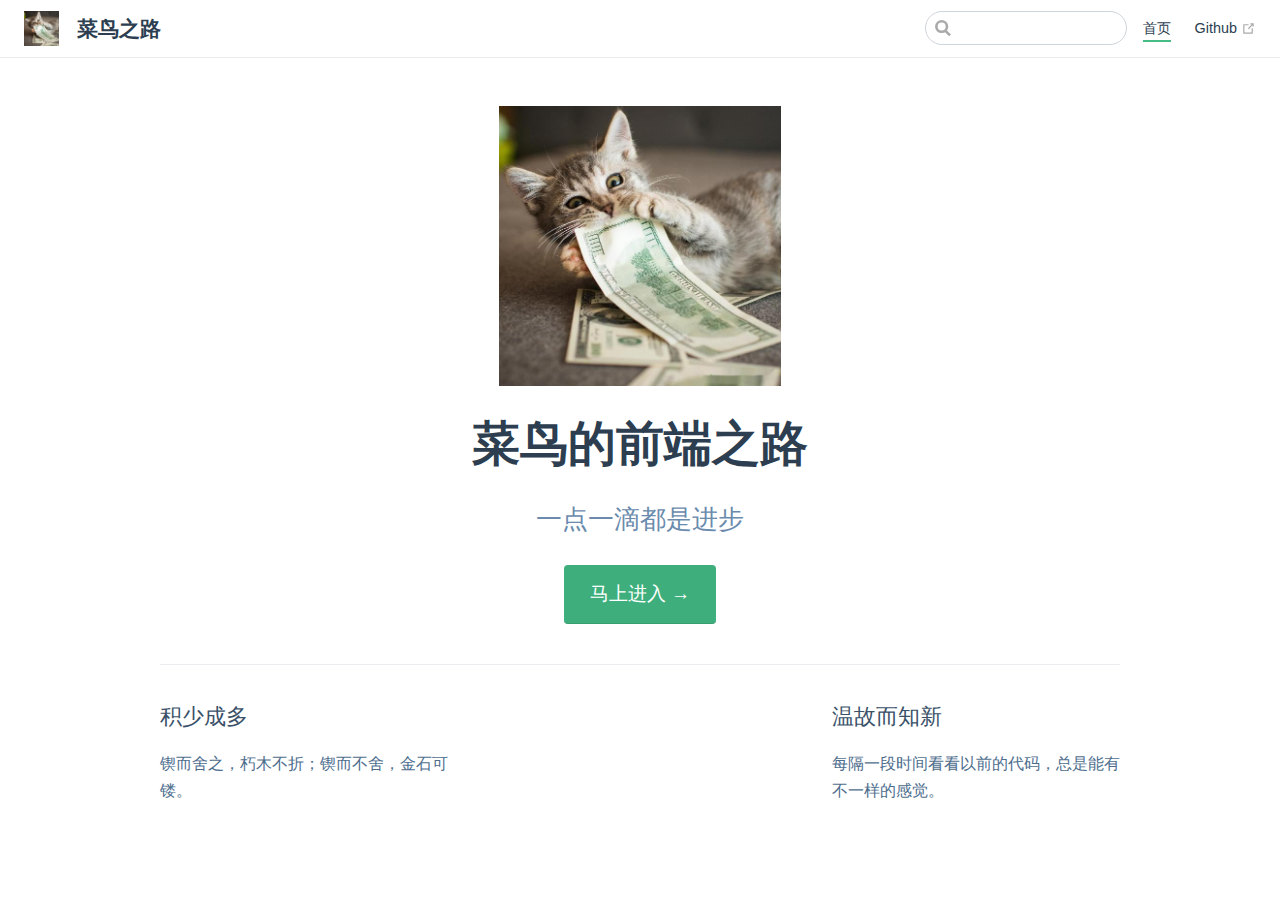
<file: index.html>
<!DOCTYPE html>
<html lang="en-US">
  <head>
    <meta charset="utf-8">
    <meta name="viewport" content="width=device-width,initial-scale=1">
    <title>菜鸟之路</title>
    <meta name="description" content="菜鸟的前端进阶之路">
    <link rel="icon" href="/timg.jpg">
    
    <link rel="preload" href="/assets/css/0.styles.0c186b4c.css" as="style"><link rel="preload" href="/assets/js/app.ecd86483.js" as="script"><link rel="preload" href="/assets/js/2.a474123e.js" as="script"><link rel="preload" href="/assets/js/6.d721701c.js" as="script"><link rel="prefetch" href="/assets/js/10.ecb85a1f.js"><link rel="prefetch" href="/assets/js/11.ccd39998.js"><link rel="prefetch" href="/assets/js/12.5e8ca8b3.js"><link rel="prefetch" href="/assets/js/13.0c843555.js"><link rel="prefetch" href="/assets/js/14.1d643e5a.js"><link rel="prefetch" href="/assets/js/3.0bb2c87d.js"><link rel="prefetch" href="/assets/js/4.5c6eab2f.js"><link rel="prefetch" href="/assets/js/5.7a32d957.js"><link rel="prefetch" href="/assets/js/7.f922ac76.js"><link rel="prefetch" href="/assets/js/8.506351f4.js"><link rel="prefetch" href="/assets/js/9.a2a505dc.js">
    <link rel="stylesheet" href="/assets/css/0.styles.0c186b4c.css">
  </head>
  <body>
    <div id="app" data-server-rendered="true"><div class="theme-container no-sidebar"><header class="navbar"><div class="sidebar-button"><svg xmlns="http://www.w3.org/2000/svg" aria-hidden="true" role="img" viewBox="0 0 448 512" class="icon"><path fill="currentColor" d="M436 124H12c-6.627 0-12-5.373-12-12V80c0-6.627 5.373-12 12-12h424c6.627 0 12 5.373 12 12v32c0 6.627-5.373 12-12 12zm0 160H12c-6.627 0-12-5.373-12-12v-32c0-6.627 5.373-12 12-12h424c6.627 0 12 5.373 12 12v32c0 6.627-5.373 12-12 12zm0 160H12c-6.627 0-12-5.373-12-12v-32c0-6.627 5.373-12 12-12h424c6.627 0 12 5.373 12 12v32c0 6.627-5.373 12-12 12z"></path></svg></div> <a href="/" class="home-link router-link-exact-active router-link-active"><img src="/timg.jpg" alt="菜鸟之路" class="logo"> <span class="site-name can-hide">菜鸟之路</span></a> <div class="links"><div class="search-box"><input aria-label="Search" autocomplete="off" spellcheck="false" value=""> <!----></div> <nav class="nav-links can-hide"><div class="nav-item"><a href="/" class="nav-link router-link-exact-active router-link-active">首页</a></div><div class="nav-item"><a href="https://github.com/dwanda" target="_blank" rel="noopener noreferrer" class="nav-link external">
  Github
  <svg xmlns="http://www.w3.org/2000/svg" aria-hidden="true" x="0px" y="0px" viewBox="0 0 100 100" width="15" height="15" class="icon outbound"><path fill="currentColor" d="M18.8,85.1h56l0,0c2.2,0,4-1.8,4-4v-32h-8v28h-48v-48h28v-8h-32l0,0c-2.2,0-4,1.8-4,4v56C14.8,83.3,16.6,85.1,18.8,85.1z"></path> <polygon fill="currentColor" points="45.7,48.7 51.3,54.3 77.2,28.5 77.2,37.2 85.2,37.2 85.2,14.9 62.8,14.9 62.8,22.9 71.5,22.9"></polygon></svg></a></div> <!----></nav></div></header> <div class="sidebar-mask"></div> <aside class="sidebar"><nav class="nav-links"><div class="nav-item"><a href="/" class="nav-link router-link-exact-active router-link-active">首页</a></div><div class="nav-item"><a href="https://github.com/dwanda" target="_blank" rel="noopener noreferrer" class="nav-link external">
  Github
  <svg xmlns="http://www.w3.org/2000/svg" aria-hidden="true" x="0px" y="0px" viewBox="0 0 100 100" width="15" height="15" class="icon outbound"><path fill="currentColor" d="M18.8,85.1h56l0,0c2.2,0,4-1.8,4-4v-32h-8v28h-48v-48h28v-8h-32l0,0c-2.2,0-4,1.8-4,4v56C14.8,83.3,16.6,85.1,18.8,85.1z"></path> <polygon fill="currentColor" points="45.7,48.7 51.3,54.3 77.2,28.5 77.2,37.2 85.2,37.2 85.2,14.9 62.8,14.9 62.8,22.9 71.5,22.9"></polygon></svg></a></div> <!----></nav>  <ul class="sidebar-links"><li><section class="sidebar-group collapsable depth-0"><p class="sidebar-heading open"><span>设计模式</span> <span class="arrow down"></span></p> <ul class="sidebar-links sidebar-group-items"><li><a href="/pages/moshi/Singleton.html" class="sidebar-link">单例模式</a></li><li><a href="/pages/moshi/Iterator.html" class="sidebar-link">迭代器模式</a></li><li><a href="/pages/moshi/proxy.html" class="sidebar-link">代理模式</a></li><li><a href="/pages/moshi/myBus.html" class="sidebar-link">EventBus(观察者模式)</a></li></ul></section></li><li><section class="sidebar-group collapsable depth-0"><p class="sidebar-heading"><span>封装函数</span> <span class="arrow right"></span></p> <!----></section></li><li><section class="sidebar-group collapsable depth-0"><p class="sidebar-heading"><span>grid布局</span> <span class="arrow right"></span></p> <!----></section></li></ul> </aside> <main aria-labelledby="main-title" class="home"><header class="hero"><img src="/timg.jpg" alt="hero"> <h1 id="main-title">菜鸟的前端之路</h1> <p class="description">
      一点一滴都是进步
    </p> <p class="action"><a href="/pages/moshi/Singleton.html" class="nav-link action-button">马上进入 →</a></p></header> <div class="features"><div class="feature"><h2>积少成多</h2> <p>锲而舍之，朽木不折；锲而不舍，金石可镂。</p></div><div class="feature"><h2>温故而知新</h2> <p>每隔一段时间看看以前的代码，总是能有不一样的感觉。</p></div></div> <div class="theme-default-content custom content__default"></div> <!----></main></div><div class="global-ui"></div></div>
    <script src="/assets/js/app.ecd86483.js" defer></script><script src="/assets/js/2.a474123e.js" defer></script><script src="/assets/js/6.d721701c.js" defer></script>
  </body>
</html>
</file>
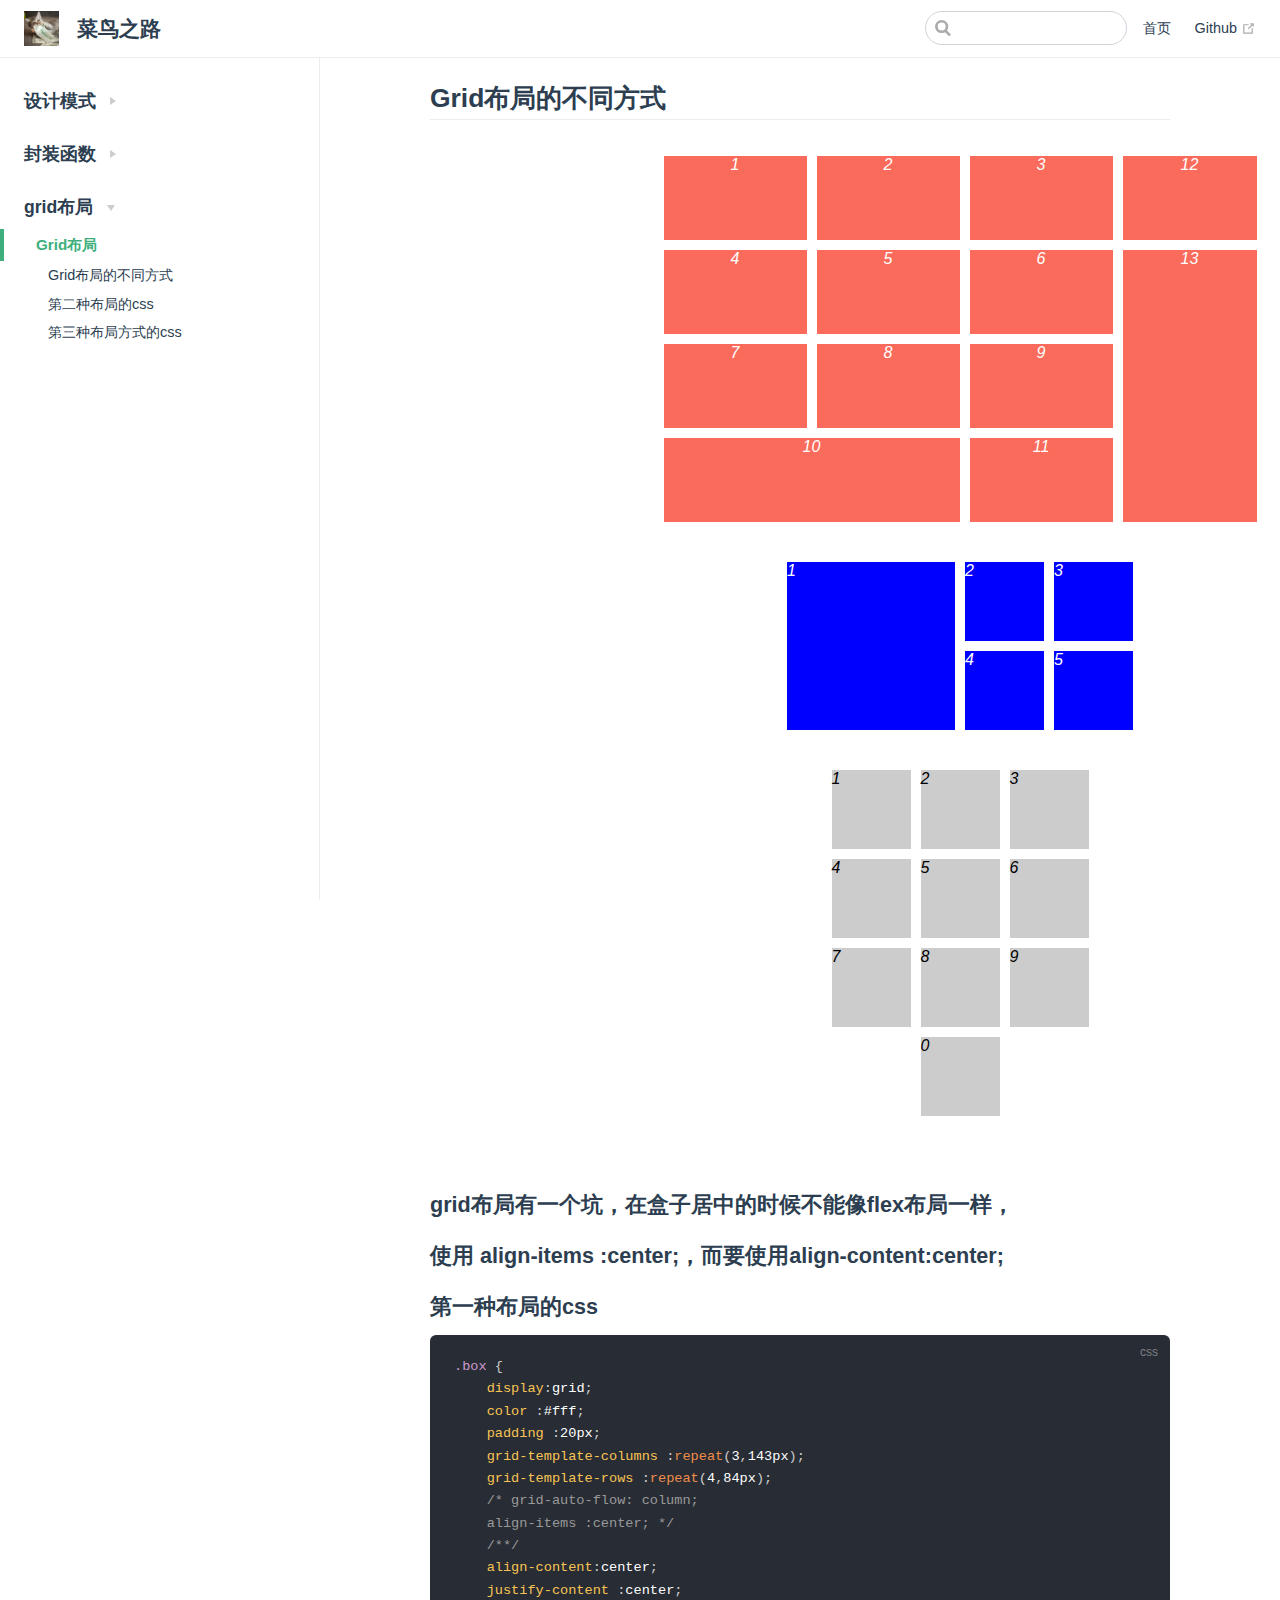
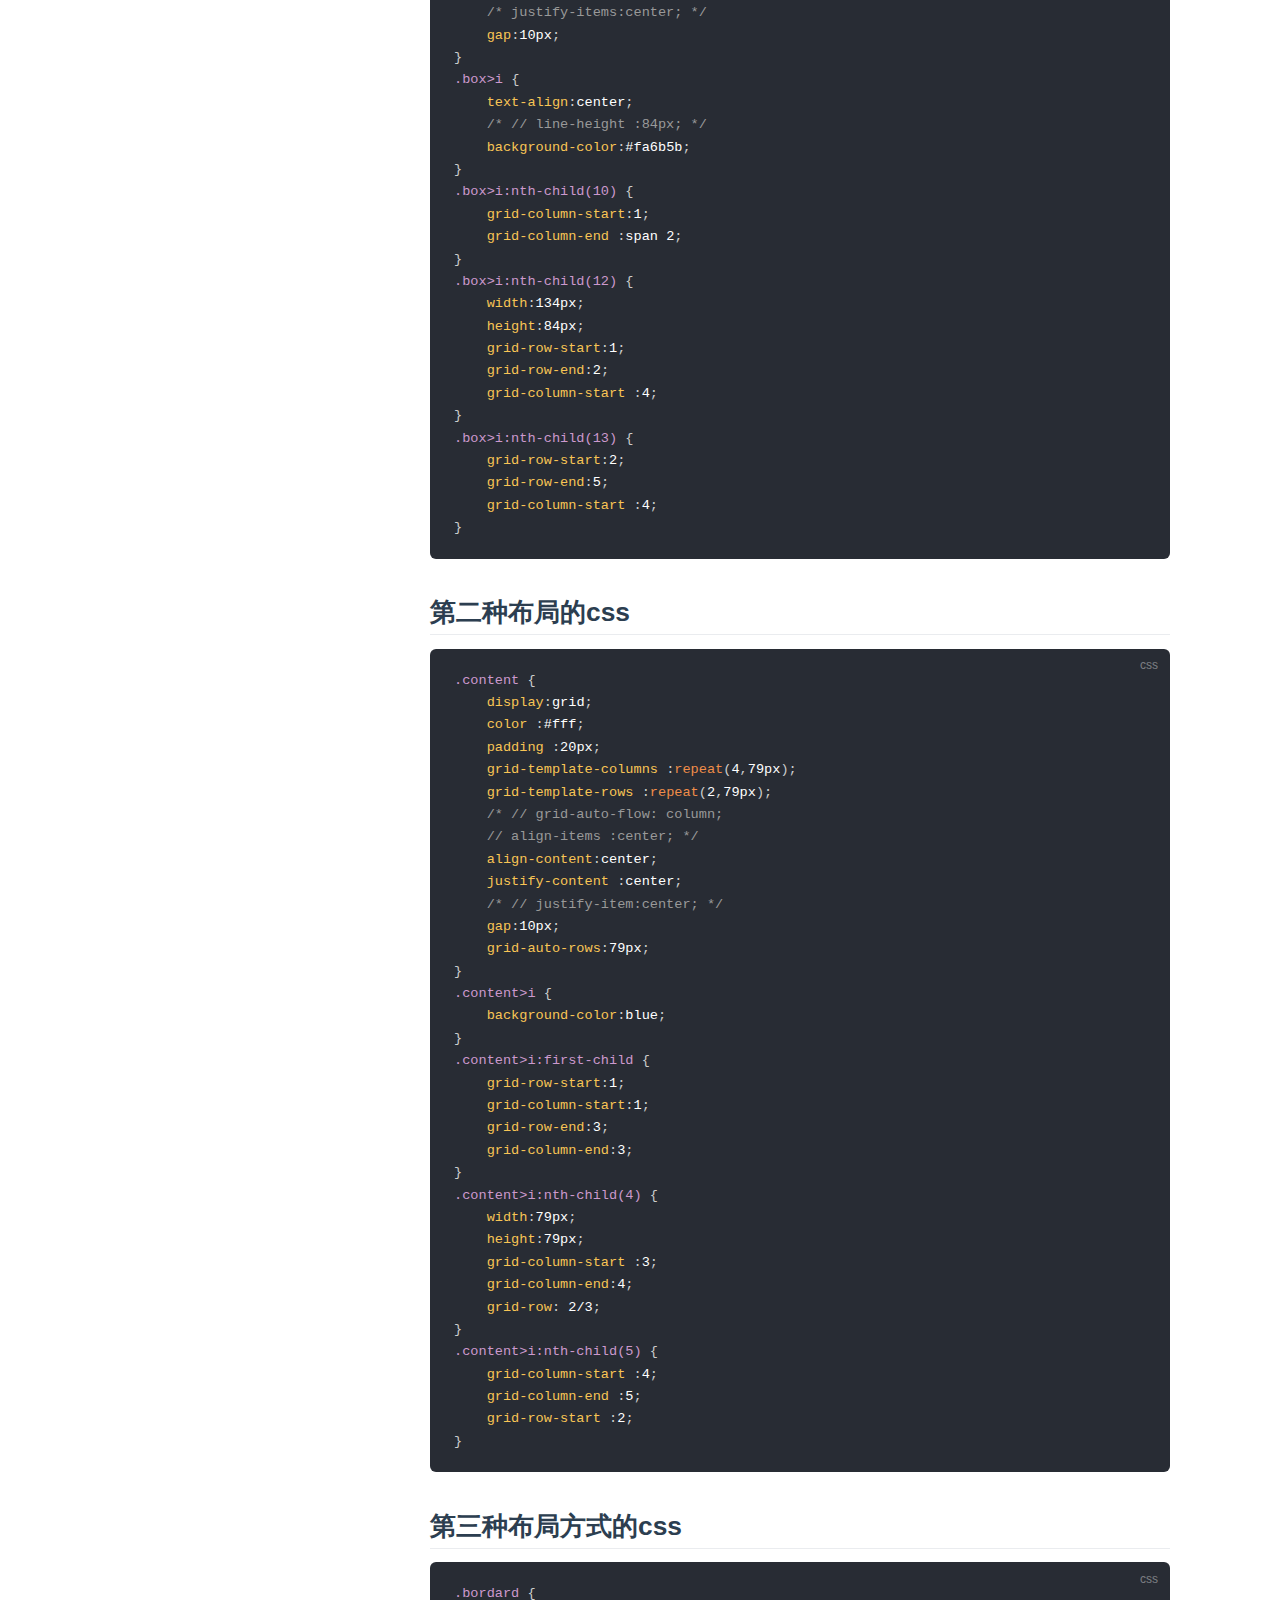
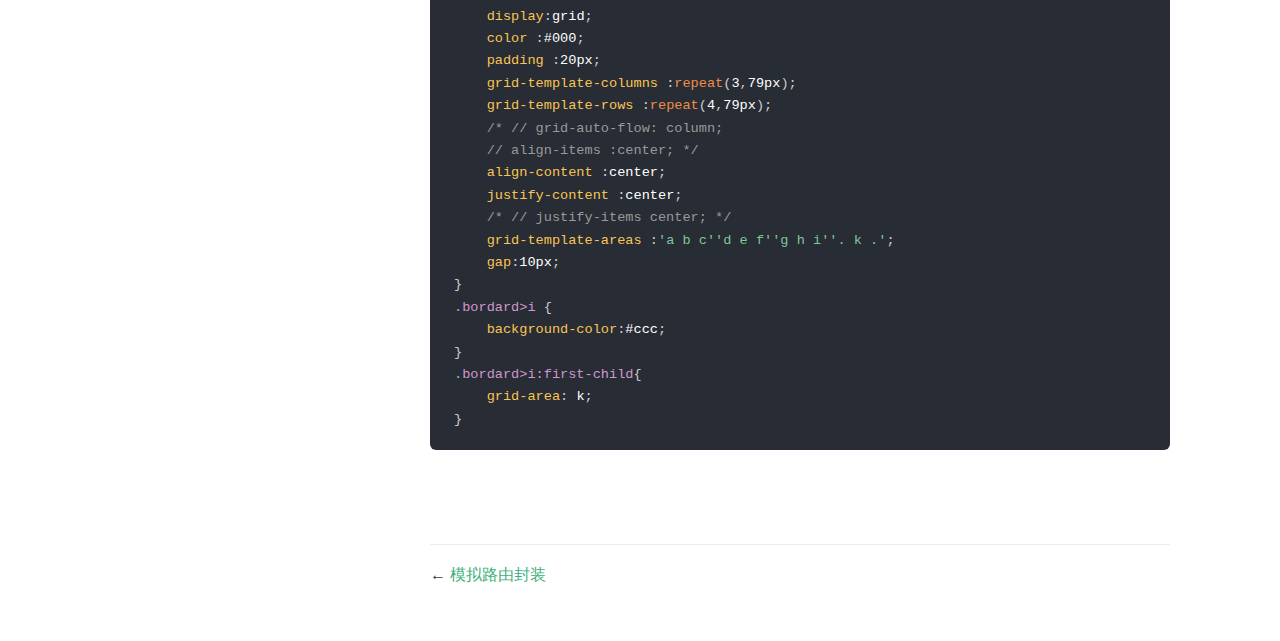
<file: pages/grid.html>
<!DOCTYPE html>
<html lang="en-US">
  <head>
    <meta charset="utf-8">
    <meta name="viewport" content="width=device-width,initial-scale=1">
    <title>Grid布局的不同方式 | 菜鸟之路</title>
    <meta name="description" content="菜鸟的前端进阶之路">
    <link rel="icon" href="/timg.jpg">
    
    <link rel="preload" href="/assets/css/0.styles.0c186b4c.css" as="style"><link rel="preload" href="/assets/js/app.ecd86483.js" as="script"><link rel="preload" href="/assets/js/2.a474123e.js" as="script"><link rel="preload" href="/assets/js/9.a2a505dc.js" as="script"><link rel="prefetch" href="/assets/js/10.ecb85a1f.js"><link rel="prefetch" href="/assets/js/11.ccd39998.js"><link rel="prefetch" href="/assets/js/12.5e8ca8b3.js"><link rel="prefetch" href="/assets/js/13.0c843555.js"><link rel="prefetch" href="/assets/js/14.1d643e5a.js"><link rel="prefetch" href="/assets/js/3.0bb2c87d.js"><link rel="prefetch" href="/assets/js/4.5c6eab2f.js"><link rel="prefetch" href="/assets/js/5.7a32d957.js"><link rel="prefetch" href="/assets/js/6.d721701c.js"><link rel="prefetch" href="/assets/js/7.f922ac76.js"><link rel="prefetch" href="/assets/js/8.506351f4.js">
    <link rel="stylesheet" href="/assets/css/0.styles.0c186b4c.css">
  </head>
  <body>
    <div id="app" data-server-rendered="true"><div class="theme-container"><header class="navbar"><div class="sidebar-button"><svg xmlns="http://www.w3.org/2000/svg" aria-hidden="true" role="img" viewBox="0 0 448 512" class="icon"><path fill="currentColor" d="M436 124H12c-6.627 0-12-5.373-12-12V80c0-6.627 5.373-12 12-12h424c6.627 0 12 5.373 12 12v32c0 6.627-5.373 12-12 12zm0 160H12c-6.627 0-12-5.373-12-12v-32c0-6.627 5.373-12 12-12h424c6.627 0 12 5.373 12 12v32c0 6.627-5.373 12-12 12zm0 160H12c-6.627 0-12-5.373-12-12v-32c0-6.627 5.373-12 12-12h424c6.627 0 12 5.373 12 12v32c0 6.627-5.373 12-12 12z"></path></svg></div> <a href="/" class="home-link router-link-active"><img src="/timg.jpg" alt="菜鸟之路" class="logo"> <span class="site-name can-hide">菜鸟之路</span></a> <div class="links"><div class="search-box"><input aria-label="Search" autocomplete="off" spellcheck="false" value=""> <!----></div> <nav class="nav-links can-hide"><div class="nav-item"><a href="/" class="nav-link">首页</a></div><div class="nav-item"><a href="https://github.com/dwanda" target="_blank" rel="noopener noreferrer" class="nav-link external">
  Github
  <svg xmlns="http://www.w3.org/2000/svg" aria-hidden="true" x="0px" y="0px" viewBox="0 0 100 100" width="15" height="15" class="icon outbound"><path fill="currentColor" d="M18.8,85.1h56l0,0c2.2,0,4-1.8,4-4v-32h-8v28h-48v-48h28v-8h-32l0,0c-2.2,0-4,1.8-4,4v56C14.8,83.3,16.6,85.1,18.8,85.1z"></path> <polygon fill="currentColor" points="45.7,48.7 51.3,54.3 77.2,28.5 77.2,37.2 85.2,37.2 85.2,14.9 62.8,14.9 62.8,22.9 71.5,22.9"></polygon></svg></a></div> <!----></nav></div></header> <div class="sidebar-mask"></div> <aside class="sidebar"><nav class="nav-links"><div class="nav-item"><a href="/" class="nav-link">首页</a></div><div class="nav-item"><a href="https://github.com/dwanda" target="_blank" rel="noopener noreferrer" class="nav-link external">
  Github
  <svg xmlns="http://www.w3.org/2000/svg" aria-hidden="true" x="0px" y="0px" viewBox="0 0 100 100" width="15" height="15" class="icon outbound"><path fill="currentColor" d="M18.8,85.1h56l0,0c2.2,0,4-1.8,4-4v-32h-8v28h-48v-48h28v-8h-32l0,0c-2.2,0-4,1.8-4,4v56C14.8,83.3,16.6,85.1,18.8,85.1z"></path> <polygon fill="currentColor" points="45.7,48.7 51.3,54.3 77.2,28.5 77.2,37.2 85.2,37.2 85.2,14.9 62.8,14.9 62.8,22.9 71.5,22.9"></polygon></svg></a></div> <!----></nav>  <ul class="sidebar-links"><li><section class="sidebar-group collapsable depth-0"><p class="sidebar-heading"><span>设计模式</span> <span class="arrow right"></span></p> <!----></section></li><li><section class="sidebar-group collapsable depth-0"><p class="sidebar-heading"><span>封装函数</span> <span class="arrow right"></span></p> <!----></section></li><li><section class="sidebar-group collapsable depth-0"><p class="sidebar-heading open"><span>grid布局</span> <span class="arrow down"></span></p> <ul class="sidebar-links sidebar-group-items"><li><a href="/pages/grid.html" class="active sidebar-link">Grid布局</a><ul class="sidebar-sub-headers"><li class="sidebar-sub-header"><a href="/pages/grid.html#grid布局的不同方式" class="sidebar-link">Grid布局的不同方式</a></li><li class="sidebar-sub-header"><a href="/pages/grid.html#第二种布局的css" class="sidebar-link">第二种布局的css</a></li><li class="sidebar-sub-header"><a href="/pages/grid.html#第三种布局方式的css" class="sidebar-link">第三种布局方式的css</a></li></ul></li></ul></section></li></ul> </aside> <main class="page"> <div class="theme-default-content content__default"><h2 id="grid布局的不同方式"><a href="#grid布局的不同方式" class="header-anchor">#</a> Grid布局的不同方式</h2> <!----> <h3 id="grid布局有一个坑，在盒子居中的时候不能像flex布局一样，"><a href="#grid布局有一个坑，在盒子居中的时候不能像flex布局一样，" class="header-anchor">#</a> grid布局有一个坑，在盒子居中的时候不能像flex布局一样，</h3> <h3 id="使用-align-items-center-，而要使用align-content-center"><a href="#使用-align-items-center-，而要使用align-content-center" class="header-anchor">#</a> 使用 align-items :center;，而要使用align-content:center;</h3> <h3 id="第一种布局的css"><a href="#第一种布局的css" class="header-anchor">#</a> 第一种布局的css</h3> <div class="language-css extra-class"><pre class="language-css"><code><span class="token selector">.box</span> <span class="token punctuation">{</span>
    <span class="token property">display</span><span class="token punctuation">:</span>grid<span class="token punctuation">;</span>
    <span class="token property">color</span> <span class="token punctuation">:</span>#fff<span class="token punctuation">;</span>
    <span class="token property">padding</span> <span class="token punctuation">:</span>20px<span class="token punctuation">;</span>
    <span class="token property">grid-template-columns</span> <span class="token punctuation">:</span><span class="token function">repeat</span><span class="token punctuation">(</span>3<span class="token punctuation">,</span>143px<span class="token punctuation">)</span><span class="token punctuation">;</span>
    <span class="token property">grid-template-rows</span> <span class="token punctuation">:</span><span class="token function">repeat</span><span class="token punctuation">(</span>4<span class="token punctuation">,</span>84px<span class="token punctuation">)</span><span class="token punctuation">;</span>
    <span class="token comment">/* grid-auto-flow: column;
    align-items :center; */</span>
    <span class="token comment">/**/</span>
    <span class="token property">align-content</span><span class="token punctuation">:</span>center<span class="token punctuation">;</span>
    <span class="token property">justify-content</span> <span class="token punctuation">:</span>center<span class="token punctuation">;</span>
    <span class="token comment">/* justify-items:center; */</span>
    <span class="token property">gap</span><span class="token punctuation">:</span>10px<span class="token punctuation">;</span>
<span class="token punctuation">}</span>
<span class="token selector">.box&gt;i</span> <span class="token punctuation">{</span>
    <span class="token property">text-align</span><span class="token punctuation">:</span>center<span class="token punctuation">;</span>
    <span class="token comment">/* // line-height :84px; */</span>
    <span class="token property">background-color</span><span class="token punctuation">:</span>#fa6b5b<span class="token punctuation">;</span>
<span class="token punctuation">}</span>
<span class="token selector">.box&gt;i:nth-child(10)</span> <span class="token punctuation">{</span>
    <span class="token property">grid-column-start</span><span class="token punctuation">:</span>1<span class="token punctuation">;</span>
    <span class="token property">grid-column-end</span> <span class="token punctuation">:</span>span 2<span class="token punctuation">;</span>
<span class="token punctuation">}</span>
<span class="token selector">.box&gt;i:nth-child(12)</span> <span class="token punctuation">{</span>
    <span class="token property">width</span><span class="token punctuation">:</span>134px<span class="token punctuation">;</span>
    <span class="token property">height</span><span class="token punctuation">:</span>84px<span class="token punctuation">;</span>
    <span class="token property">grid-row-start</span><span class="token punctuation">:</span>1<span class="token punctuation">;</span>
    <span class="token property">grid-row-end</span><span class="token punctuation">:</span>2<span class="token punctuation">;</span>
    <span class="token property">grid-column-start</span> <span class="token punctuation">:</span>4<span class="token punctuation">;</span>
<span class="token punctuation">}</span>
<span class="token selector">.box&gt;i:nth-child(13)</span> <span class="token punctuation">{</span>
    <span class="token property">grid-row-start</span><span class="token punctuation">:</span>2<span class="token punctuation">;</span>
    <span class="token property">grid-row-end</span><span class="token punctuation">:</span>5<span class="token punctuation">;</span>
    <span class="token property">grid-column-start</span> <span class="token punctuation">:</span>4<span class="token punctuation">;</span>
<span class="token punctuation">}</span>
</code></pre></div><h2 id="第二种布局的css"><a href="#第二种布局的css" class="header-anchor">#</a> 第二种布局的css</h2> <div class="language-css extra-class"><pre class="language-css"><code><span class="token selector">.content</span> <span class="token punctuation">{</span>
    <span class="token property">display</span><span class="token punctuation">:</span>grid<span class="token punctuation">;</span>
    <span class="token property">color</span> <span class="token punctuation">:</span>#fff<span class="token punctuation">;</span>
    <span class="token property">padding</span> <span class="token punctuation">:</span>20px<span class="token punctuation">;</span>
    <span class="token property">grid-template-columns</span> <span class="token punctuation">:</span><span class="token function">repeat</span><span class="token punctuation">(</span>4<span class="token punctuation">,</span>79px<span class="token punctuation">)</span><span class="token punctuation">;</span>
    <span class="token property">grid-template-rows</span> <span class="token punctuation">:</span><span class="token function">repeat</span><span class="token punctuation">(</span>2<span class="token punctuation">,</span>79px<span class="token punctuation">)</span><span class="token punctuation">;</span>
    <span class="token comment">/* // grid-auto-flow: column;
    // align-items :center; */</span>
    <span class="token property">align-content</span><span class="token punctuation">:</span>center<span class="token punctuation">;</span>
    <span class="token property">justify-content</span> <span class="token punctuation">:</span>center<span class="token punctuation">;</span>
    <span class="token comment">/* // justify-item:center; */</span>
    <span class="token property">gap</span><span class="token punctuation">:</span>10px<span class="token punctuation">;</span>
    <span class="token property">grid-auto-rows</span><span class="token punctuation">:</span>79px<span class="token punctuation">;</span>
<span class="token punctuation">}</span>
<span class="token selector">.content&gt;i</span> <span class="token punctuation">{</span>
    <span class="token property">background-color</span><span class="token punctuation">:</span>blue<span class="token punctuation">;</span>
<span class="token punctuation">}</span>
<span class="token selector">.content&gt;i:first-child</span> <span class="token punctuation">{</span>
    <span class="token property">grid-row-start</span><span class="token punctuation">:</span>1<span class="token punctuation">;</span>
    <span class="token property">grid-column-start</span><span class="token punctuation">:</span>1<span class="token punctuation">;</span>
    <span class="token property">grid-row-end</span><span class="token punctuation">:</span>3<span class="token punctuation">;</span>
    <span class="token property">grid-column-end</span><span class="token punctuation">:</span>3<span class="token punctuation">;</span>
<span class="token punctuation">}</span>
<span class="token selector">.content&gt;i:nth-child(4)</span> <span class="token punctuation">{</span>
    <span class="token property">width</span><span class="token punctuation">:</span>79px<span class="token punctuation">;</span>
    <span class="token property">height</span><span class="token punctuation">:</span>79px<span class="token punctuation">;</span>
    <span class="token property">grid-column-start</span> <span class="token punctuation">:</span>3<span class="token punctuation">;</span>
    <span class="token property">grid-column-end</span><span class="token punctuation">:</span>4<span class="token punctuation">;</span>
    <span class="token property">grid-row</span><span class="token punctuation">:</span> 2/3<span class="token punctuation">;</span>
<span class="token punctuation">}</span>
<span class="token selector">.content&gt;i:nth-child(5)</span> <span class="token punctuation">{</span>
    <span class="token property">grid-column-start</span> <span class="token punctuation">:</span>4<span class="token punctuation">;</span>
    <span class="token property">grid-column-end</span> <span class="token punctuation">:</span>5<span class="token punctuation">;</span>
    <span class="token property">grid-row-start</span> <span class="token punctuation">:</span>2<span class="token punctuation">;</span>
<span class="token punctuation">}</span>
</code></pre></div><h2 id="第三种布局方式的css"><a href="#第三种布局方式的css" class="header-anchor">#</a> 第三种布局方式的css</h2> <div class="language-css extra-class"><pre class="language-css"><code><span class="token selector">.bordard</span> <span class="token punctuation">{</span>
    <span class="token property">display</span><span class="token punctuation">:</span>grid<span class="token punctuation">;</span>
    <span class="token property">color</span> <span class="token punctuation">:</span>#000<span class="token punctuation">;</span>
    <span class="token property">padding</span> <span class="token punctuation">:</span>20px<span class="token punctuation">;</span>
    <span class="token property">grid-template-columns</span> <span class="token punctuation">:</span><span class="token function">repeat</span><span class="token punctuation">(</span>3<span class="token punctuation">,</span>79px<span class="token punctuation">)</span><span class="token punctuation">;</span>
    <span class="token property">grid-template-rows</span> <span class="token punctuation">:</span><span class="token function">repeat</span><span class="token punctuation">(</span>4<span class="token punctuation">,</span>79px<span class="token punctuation">)</span><span class="token punctuation">;</span>
    <span class="token comment">/* // grid-auto-flow: column;
    // align-items :center; */</span>
    <span class="token property">align-content</span> <span class="token punctuation">:</span>center<span class="token punctuation">;</span>
    <span class="token property">justify-content</span> <span class="token punctuation">:</span>center<span class="token punctuation">;</span>
    <span class="token comment">/* // justify-items center; */</span>
    <span class="token property">grid-template-areas</span> <span class="token punctuation">:</span><span class="token string">'a b c'</span><span class="token string">'d e f'</span><span class="token string">'g h i'</span><span class="token string">'. k .'</span><span class="token punctuation">;</span>
    <span class="token property">gap</span><span class="token punctuation">:</span>10px<span class="token punctuation">;</span>
<span class="token punctuation">}</span>
<span class="token selector">.bordard&gt;i</span> <span class="token punctuation">{</span>
    <span class="token property">background-color</span><span class="token punctuation">:</span>#ccc<span class="token punctuation">;</span>
<span class="token punctuation">}</span>
<span class="token selector">.bordard&gt;i:first-child</span><span class="token punctuation">{</span>
    <span class="token property">grid-area</span><span class="token punctuation">:</span> k<span class="token punctuation">;</span>
<span class="token punctuation">}</span>
</code></pre></div></div> <footer class="page-edit"><!----> <!----></footer> <div class="page-nav"><p class="inner"><span class="prev">
      ←
      <a href="/pages/array/router.html" class="prev">模拟路由封装</a></span> <!----></p></div> </main></div><div class="global-ui"></div></div>
    <script src="/assets/js/app.ecd86483.js" defer></script><script src="/assets/js/2.a474123e.js" defer></script><script src="/assets/js/9.a2a505dc.js" defer></script>
  </body>
</html>
</file>
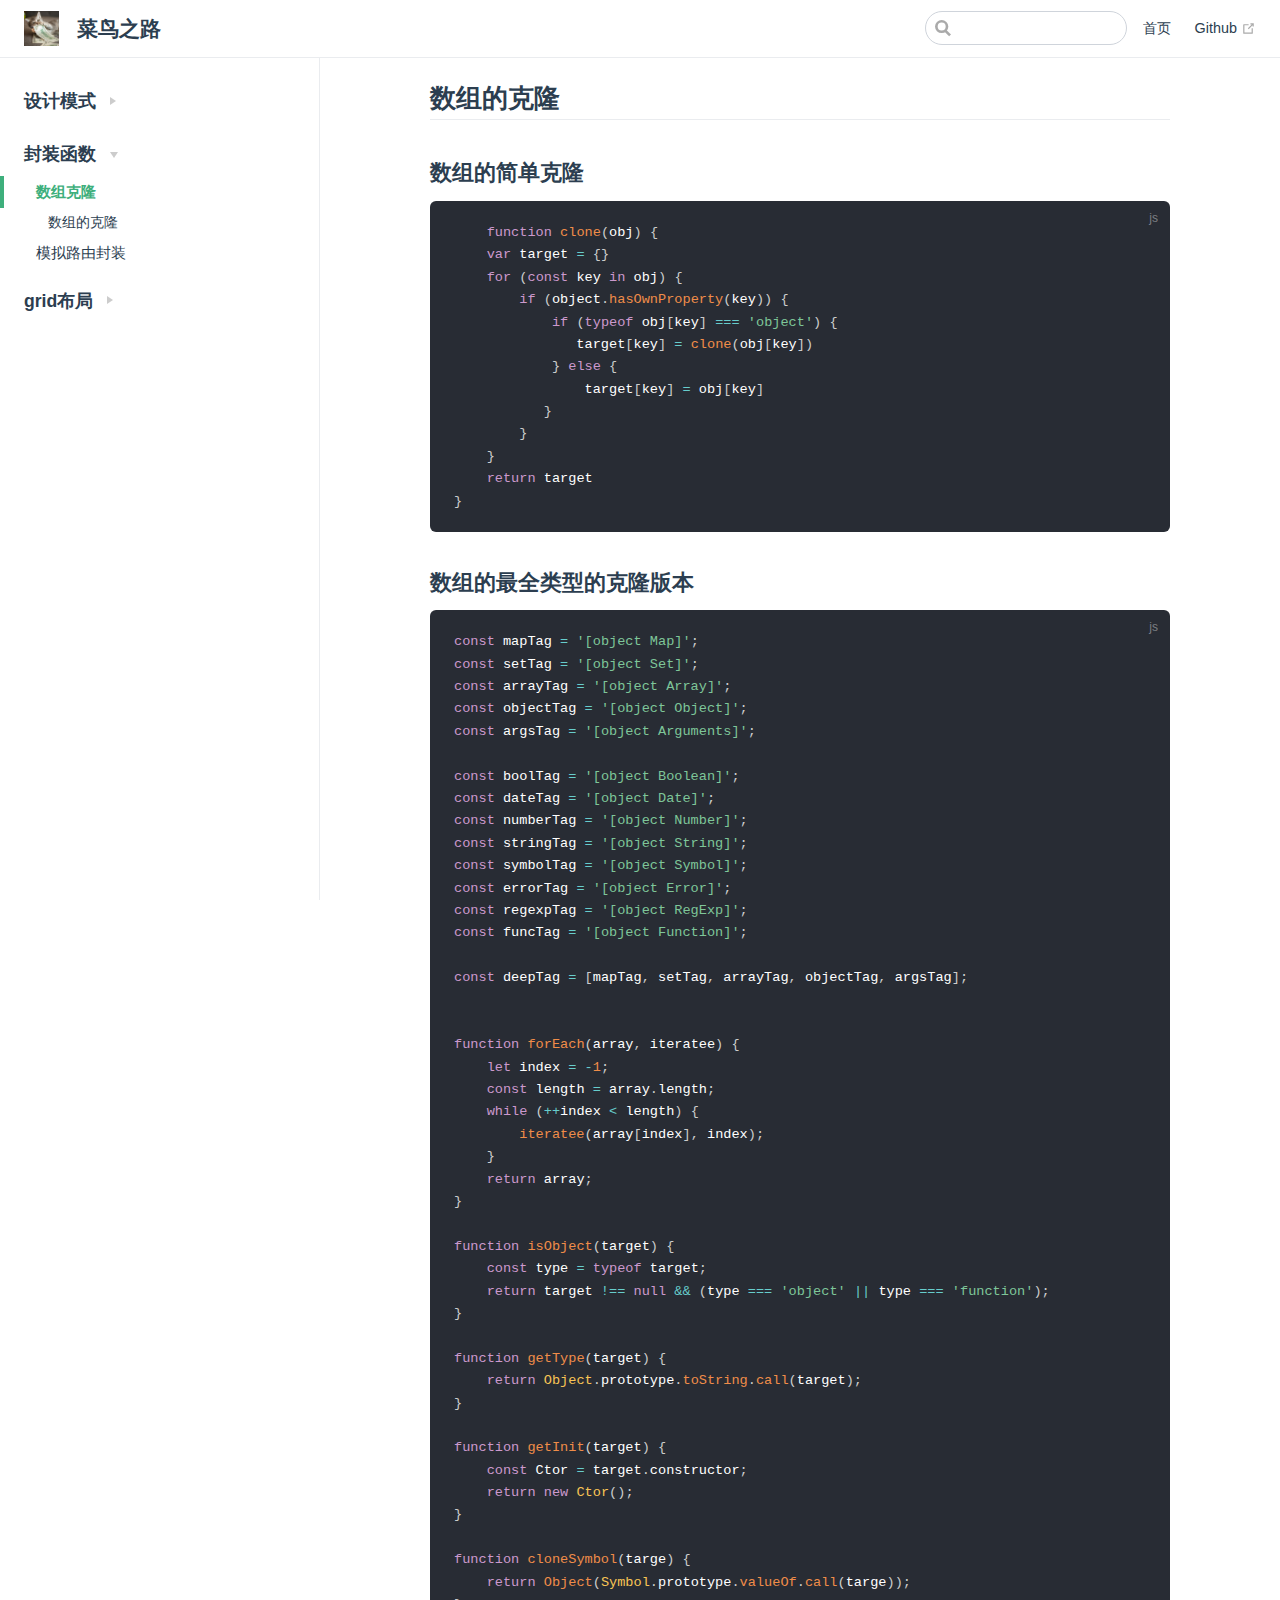
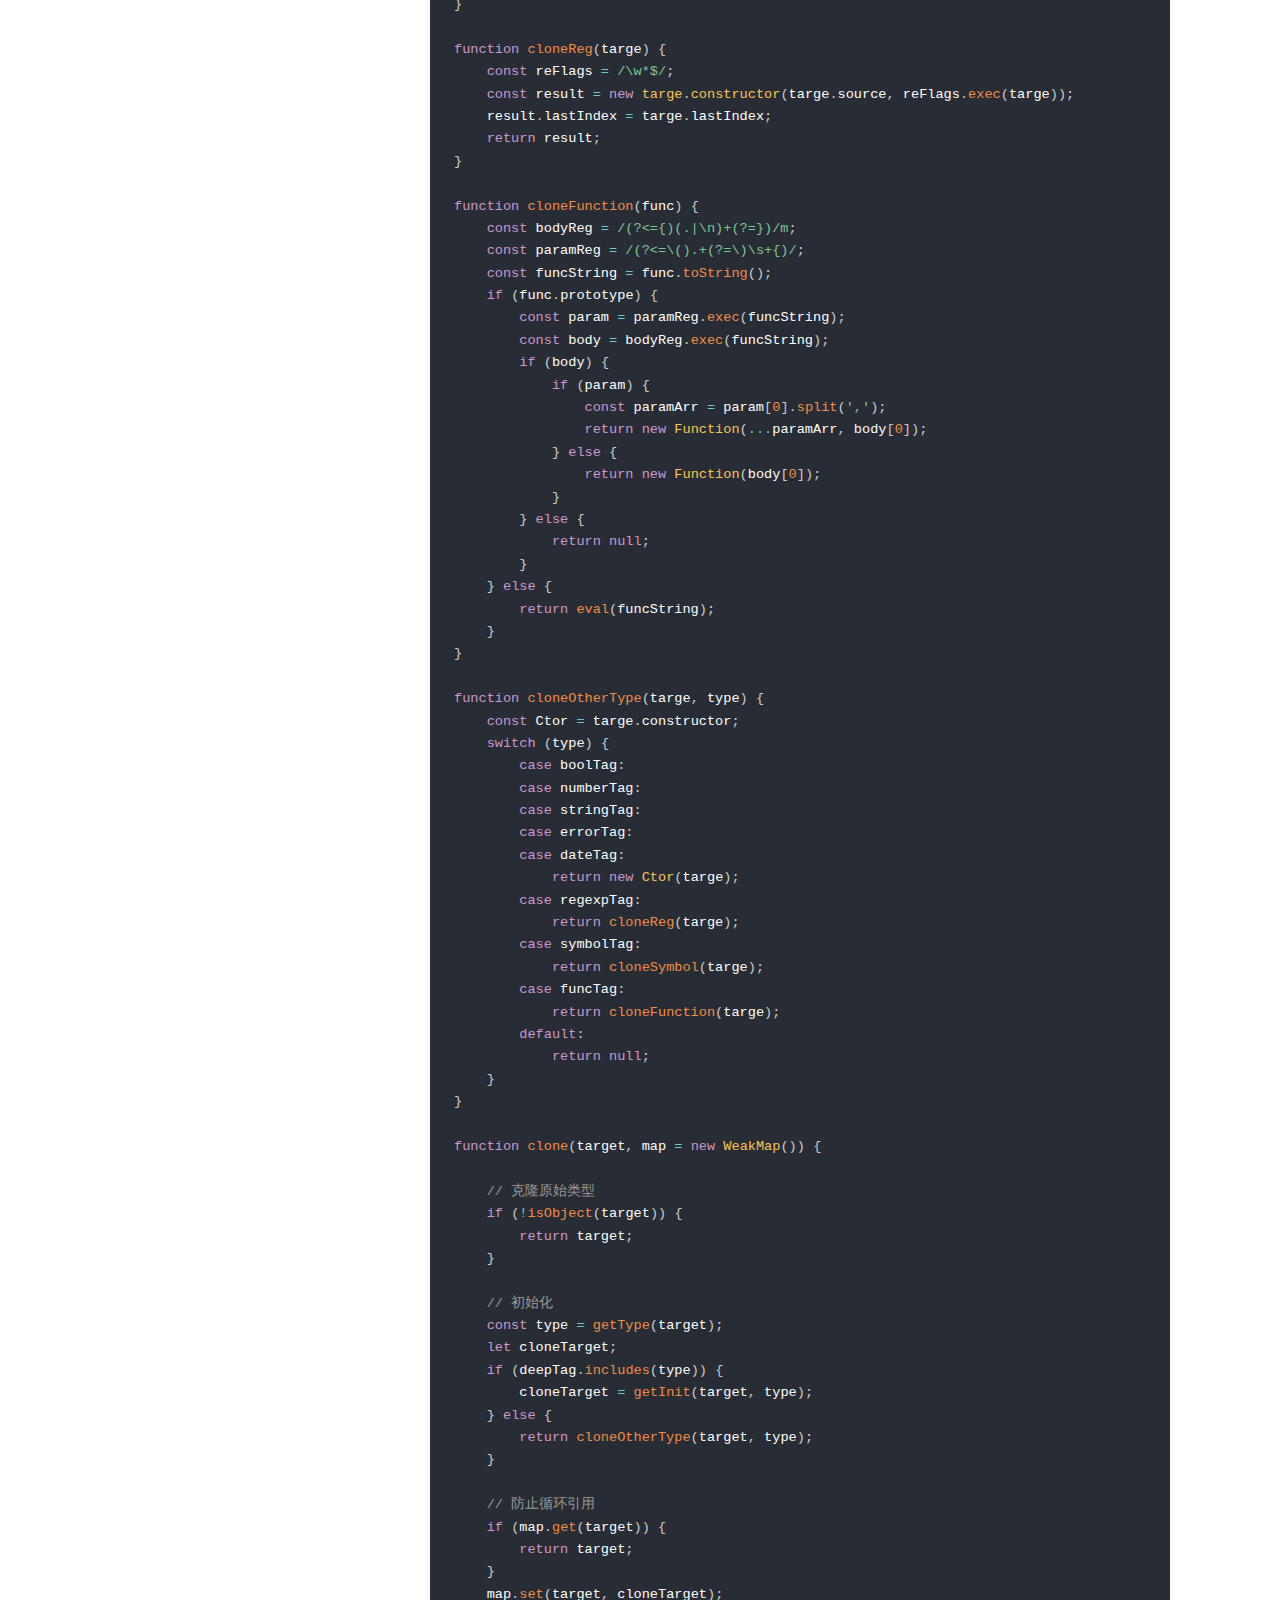
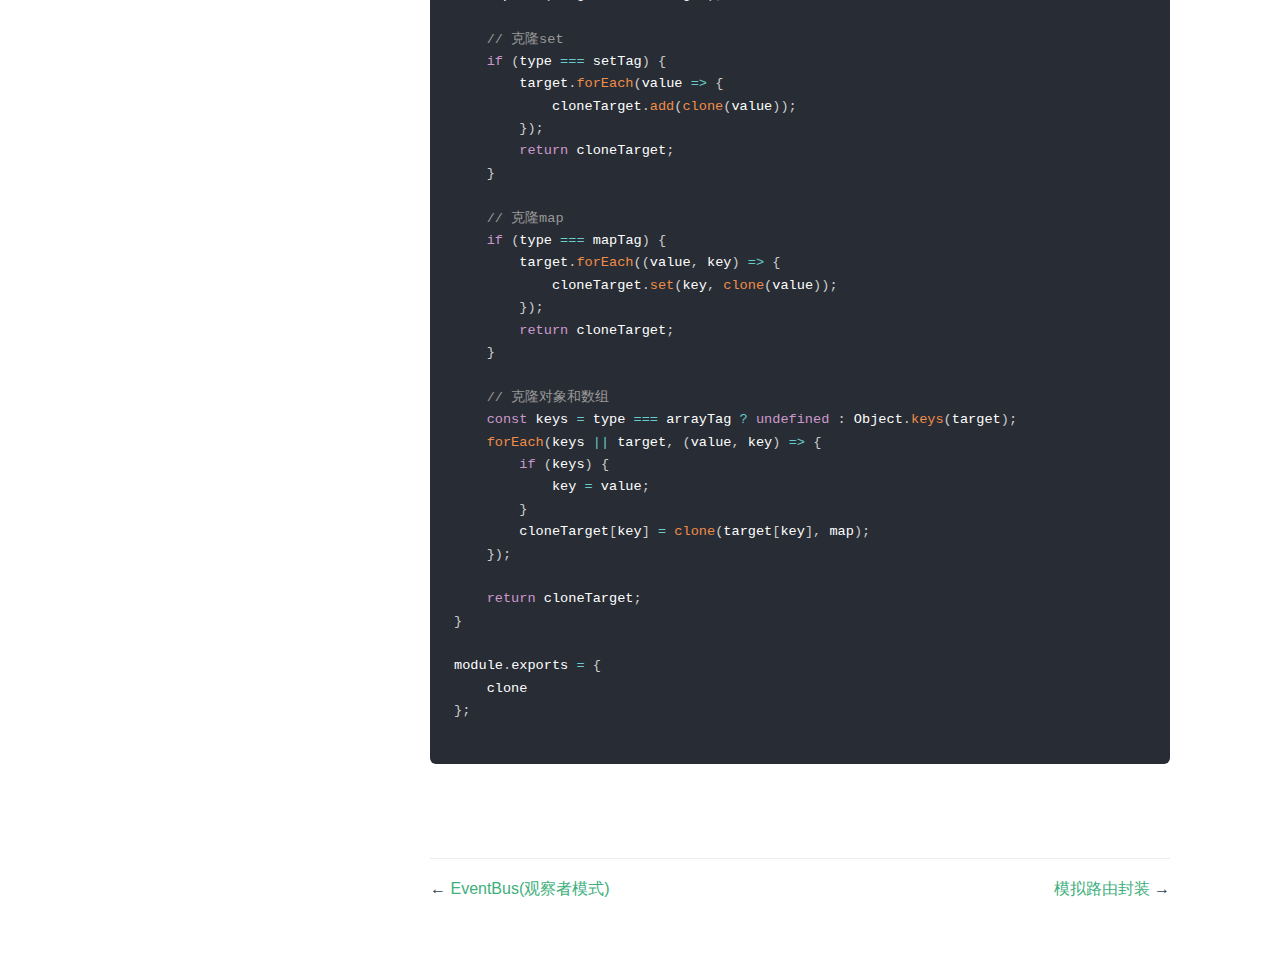
<file: pages/array/clone.html>
<!DOCTYPE html>
<html lang="en-US">
  <head>
    <meta charset="utf-8">
    <meta name="viewport" content="width=device-width,initial-scale=1">
    <title>数组的克隆 | 菜鸟之路</title>
    <meta name="description" content="菜鸟的前端进阶之路">
    <link rel="icon" href="/timg.jpg">
    
    <link rel="preload" href="/assets/css/0.styles.0c186b4c.css" as="style"><link rel="preload" href="/assets/js/app.ecd86483.js" as="script"><link rel="preload" href="/assets/js/2.a474123e.js" as="script"><link rel="preload" href="/assets/js/7.f922ac76.js" as="script"><link rel="prefetch" href="/assets/js/10.ecb85a1f.js"><link rel="prefetch" href="/assets/js/11.ccd39998.js"><link rel="prefetch" href="/assets/js/12.5e8ca8b3.js"><link rel="prefetch" href="/assets/js/13.0c843555.js"><link rel="prefetch" href="/assets/js/14.1d643e5a.js"><link rel="prefetch" href="/assets/js/3.0bb2c87d.js"><link rel="prefetch" href="/assets/js/4.5c6eab2f.js"><link rel="prefetch" href="/assets/js/5.7a32d957.js"><link rel="prefetch" href="/assets/js/6.d721701c.js"><link rel="prefetch" href="/assets/js/8.506351f4.js"><link rel="prefetch" href="/assets/js/9.a2a505dc.js">
    <link rel="stylesheet" href="/assets/css/0.styles.0c186b4c.css">
  </head>
  <body>
    <div id="app" data-server-rendered="true"><div class="theme-container"><header class="navbar"><div class="sidebar-button"><svg xmlns="http://www.w3.org/2000/svg" aria-hidden="true" role="img" viewBox="0 0 448 512" class="icon"><path fill="currentColor" d="M436 124H12c-6.627 0-12-5.373-12-12V80c0-6.627 5.373-12 12-12h424c6.627 0 12 5.373 12 12v32c0 6.627-5.373 12-12 12zm0 160H12c-6.627 0-12-5.373-12-12v-32c0-6.627 5.373-12 12-12h424c6.627 0 12 5.373 12 12v32c0 6.627-5.373 12-12 12zm0 160H12c-6.627 0-12-5.373-12-12v-32c0-6.627 5.373-12 12-12h424c6.627 0 12 5.373 12 12v32c0 6.627-5.373 12-12 12z"></path></svg></div> <a href="/" class="home-link router-link-active"><img src="/timg.jpg" alt="菜鸟之路" class="logo"> <span class="site-name can-hide">菜鸟之路</span></a> <div class="links"><div class="search-box"><input aria-label="Search" autocomplete="off" spellcheck="false" value=""> <!----></div> <nav class="nav-links can-hide"><div class="nav-item"><a href="/" class="nav-link">首页</a></div><div class="nav-item"><a href="https://github.com/dwanda" target="_blank" rel="noopener noreferrer" class="nav-link external">
  Github
  <svg xmlns="http://www.w3.org/2000/svg" aria-hidden="true" x="0px" y="0px" viewBox="0 0 100 100" width="15" height="15" class="icon outbound"><path fill="currentColor" d="M18.8,85.1h56l0,0c2.2,0,4-1.8,4-4v-32h-8v28h-48v-48h28v-8h-32l0,0c-2.2,0-4,1.8-4,4v56C14.8,83.3,16.6,85.1,18.8,85.1z"></path> <polygon fill="currentColor" points="45.7,48.7 51.3,54.3 77.2,28.5 77.2,37.2 85.2,37.2 85.2,14.9 62.8,14.9 62.8,22.9 71.5,22.9"></polygon></svg></a></div> <!----></nav></div></header> <div class="sidebar-mask"></div> <aside class="sidebar"><nav class="nav-links"><div class="nav-item"><a href="/" class="nav-link">首页</a></div><div class="nav-item"><a href="https://github.com/dwanda" target="_blank" rel="noopener noreferrer" class="nav-link external">
  Github
  <svg xmlns="http://www.w3.org/2000/svg" aria-hidden="true" x="0px" y="0px" viewBox="0 0 100 100" width="15" height="15" class="icon outbound"><path fill="currentColor" d="M18.8,85.1h56l0,0c2.2,0,4-1.8,4-4v-32h-8v28h-48v-48h28v-8h-32l0,0c-2.2,0-4,1.8-4,4v56C14.8,83.3,16.6,85.1,18.8,85.1z"></path> <polygon fill="currentColor" points="45.7,48.7 51.3,54.3 77.2,28.5 77.2,37.2 85.2,37.2 85.2,14.9 62.8,14.9 62.8,22.9 71.5,22.9"></polygon></svg></a></div> <!----></nav>  <ul class="sidebar-links"><li><section class="sidebar-group collapsable depth-0"><p class="sidebar-heading"><span>设计模式</span> <span class="arrow right"></span></p> <!----></section></li><li><section class="sidebar-group collapsable depth-0"><p class="sidebar-heading open"><span>封装函数</span> <span class="arrow down"></span></p> <ul class="sidebar-links sidebar-group-items"><li><a href="/pages/array/clone.html" class="active sidebar-link">数组克隆</a><ul class="sidebar-sub-headers"><li class="sidebar-sub-header"><a href="/pages/array/clone.html#数组的克隆" class="sidebar-link">数组的克隆</a></li></ul></li><li><a href="/pages/array/router.html" class="sidebar-link">模拟路由封装</a></li></ul></section></li><li><section class="sidebar-group collapsable depth-0"><p class="sidebar-heading"><span>grid布局</span> <span class="arrow right"></span></p> <!----></section></li></ul> </aside> <main class="page"> <div class="theme-default-content content__default"><h2 id="数组的克隆"><a href="#数组的克隆" class="header-anchor">#</a> 数组的克隆</h2> <h3 id="数组的简单克隆"><a href="#数组的简单克隆" class="header-anchor">#</a> 数组的简单克隆</h3> <div class="language-js extra-class"><pre class="language-js"><code>    <span class="token keyword">function</span> <span class="token function">clone</span><span class="token punctuation">(</span><span class="token parameter">obj</span><span class="token punctuation">)</span> <span class="token punctuation">{</span>
    <span class="token keyword">var</span> target <span class="token operator">=</span> <span class="token punctuation">{</span><span class="token punctuation">}</span>
    <span class="token keyword">for</span> <span class="token punctuation">(</span><span class="token keyword">const</span> key <span class="token keyword">in</span> obj<span class="token punctuation">)</span> <span class="token punctuation">{</span>
        <span class="token keyword">if</span> <span class="token punctuation">(</span>object<span class="token punctuation">.</span><span class="token function">hasOwnProperty</span><span class="token punctuation">(</span>key<span class="token punctuation">)</span><span class="token punctuation">)</span> <span class="token punctuation">{</span>
            <span class="token keyword">if</span> <span class="token punctuation">(</span><span class="token keyword">typeof</span> obj<span class="token punctuation">[</span>key<span class="token punctuation">]</span> <span class="token operator">===</span> <span class="token string">'object'</span><span class="token punctuation">)</span> <span class="token punctuation">{</span>
               target<span class="token punctuation">[</span>key<span class="token punctuation">]</span> <span class="token operator">=</span> <span class="token function">clone</span><span class="token punctuation">(</span>obj<span class="token punctuation">[</span>key<span class="token punctuation">]</span><span class="token punctuation">)</span>
            <span class="token punctuation">}</span> <span class="token keyword">else</span> <span class="token punctuation">{</span>
                target<span class="token punctuation">[</span>key<span class="token punctuation">]</span> <span class="token operator">=</span> obj<span class="token punctuation">[</span>key<span class="token punctuation">]</span>
           <span class="token punctuation">}</span>
        <span class="token punctuation">}</span>
    <span class="token punctuation">}</span>
    <span class="token keyword">return</span> target
<span class="token punctuation">}</span>
</code></pre></div><h3 id="数组的最全类型的克隆版本"><a href="#数组的最全类型的克隆版本" class="header-anchor">#</a> 数组的最全类型的克隆版本</h3> <div class="language-js extra-class"><pre class="language-js"><code><span class="token keyword">const</span> mapTag <span class="token operator">=</span> <span class="token string">'[object Map]'</span><span class="token punctuation">;</span>
<span class="token keyword">const</span> setTag <span class="token operator">=</span> <span class="token string">'[object Set]'</span><span class="token punctuation">;</span>
<span class="token keyword">const</span> arrayTag <span class="token operator">=</span> <span class="token string">'[object Array]'</span><span class="token punctuation">;</span>
<span class="token keyword">const</span> objectTag <span class="token operator">=</span> <span class="token string">'[object Object]'</span><span class="token punctuation">;</span>
<span class="token keyword">const</span> argsTag <span class="token operator">=</span> <span class="token string">'[object Arguments]'</span><span class="token punctuation">;</span>

<span class="token keyword">const</span> boolTag <span class="token operator">=</span> <span class="token string">'[object Boolean]'</span><span class="token punctuation">;</span>
<span class="token keyword">const</span> dateTag <span class="token operator">=</span> <span class="token string">'[object Date]'</span><span class="token punctuation">;</span>
<span class="token keyword">const</span> numberTag <span class="token operator">=</span> <span class="token string">'[object Number]'</span><span class="token punctuation">;</span>
<span class="token keyword">const</span> stringTag <span class="token operator">=</span> <span class="token string">'[object String]'</span><span class="token punctuation">;</span>
<span class="token keyword">const</span> symbolTag <span class="token operator">=</span> <span class="token string">'[object Symbol]'</span><span class="token punctuation">;</span>
<span class="token keyword">const</span> errorTag <span class="token operator">=</span> <span class="token string">'[object Error]'</span><span class="token punctuation">;</span>
<span class="token keyword">const</span> regexpTag <span class="token operator">=</span> <span class="token string">'[object RegExp]'</span><span class="token punctuation">;</span>
<span class="token keyword">const</span> funcTag <span class="token operator">=</span> <span class="token string">'[object Function]'</span><span class="token punctuation">;</span>

<span class="token keyword">const</span> deepTag <span class="token operator">=</span> <span class="token punctuation">[</span>mapTag<span class="token punctuation">,</span> setTag<span class="token punctuation">,</span> arrayTag<span class="token punctuation">,</span> objectTag<span class="token punctuation">,</span> argsTag<span class="token punctuation">]</span><span class="token punctuation">;</span>


<span class="token keyword">function</span> <span class="token function">forEach</span><span class="token punctuation">(</span><span class="token parameter">array<span class="token punctuation">,</span> iteratee</span><span class="token punctuation">)</span> <span class="token punctuation">{</span>
    <span class="token keyword">let</span> index <span class="token operator">=</span> <span class="token operator">-</span><span class="token number">1</span><span class="token punctuation">;</span>
    <span class="token keyword">const</span> length <span class="token operator">=</span> array<span class="token punctuation">.</span>length<span class="token punctuation">;</span>
    <span class="token keyword">while</span> <span class="token punctuation">(</span><span class="token operator">++</span>index <span class="token operator">&lt;</span> length<span class="token punctuation">)</span> <span class="token punctuation">{</span>
        <span class="token function">iteratee</span><span class="token punctuation">(</span>array<span class="token punctuation">[</span>index<span class="token punctuation">]</span><span class="token punctuation">,</span> index<span class="token punctuation">)</span><span class="token punctuation">;</span>
    <span class="token punctuation">}</span>
    <span class="token keyword">return</span> array<span class="token punctuation">;</span>
<span class="token punctuation">}</span>

<span class="token keyword">function</span> <span class="token function">isObject</span><span class="token punctuation">(</span><span class="token parameter">target</span><span class="token punctuation">)</span> <span class="token punctuation">{</span>
    <span class="token keyword">const</span> type <span class="token operator">=</span> <span class="token keyword">typeof</span> target<span class="token punctuation">;</span>
    <span class="token keyword">return</span> target <span class="token operator">!==</span> <span class="token keyword">null</span> <span class="token operator">&amp;&amp;</span> <span class="token punctuation">(</span>type <span class="token operator">===</span> <span class="token string">'object'</span> <span class="token operator">||</span> type <span class="token operator">===</span> <span class="token string">'function'</span><span class="token punctuation">)</span><span class="token punctuation">;</span>
<span class="token punctuation">}</span>

<span class="token keyword">function</span> <span class="token function">getType</span><span class="token punctuation">(</span><span class="token parameter">target</span><span class="token punctuation">)</span> <span class="token punctuation">{</span>
    <span class="token keyword">return</span> <span class="token class-name">Object</span><span class="token punctuation">.</span>prototype<span class="token punctuation">.</span><span class="token function">toString</span><span class="token punctuation">.</span><span class="token function">call</span><span class="token punctuation">(</span>target<span class="token punctuation">)</span><span class="token punctuation">;</span>
<span class="token punctuation">}</span>

<span class="token keyword">function</span> <span class="token function">getInit</span><span class="token punctuation">(</span><span class="token parameter">target</span><span class="token punctuation">)</span> <span class="token punctuation">{</span>
    <span class="token keyword">const</span> Ctor <span class="token operator">=</span> target<span class="token punctuation">.</span>constructor<span class="token punctuation">;</span>
    <span class="token keyword">return</span> <span class="token keyword">new</span> <span class="token class-name">Ctor</span><span class="token punctuation">(</span><span class="token punctuation">)</span><span class="token punctuation">;</span>
<span class="token punctuation">}</span>

<span class="token keyword">function</span> <span class="token function">cloneSymbol</span><span class="token punctuation">(</span><span class="token parameter">targe</span><span class="token punctuation">)</span> <span class="token punctuation">{</span>
    <span class="token keyword">return</span> <span class="token function">Object</span><span class="token punctuation">(</span><span class="token class-name">Symbol</span><span class="token punctuation">.</span>prototype<span class="token punctuation">.</span><span class="token function">valueOf</span><span class="token punctuation">.</span><span class="token function">call</span><span class="token punctuation">(</span>targe<span class="token punctuation">)</span><span class="token punctuation">)</span><span class="token punctuation">;</span>
<span class="token punctuation">}</span>

<span class="token keyword">function</span> <span class="token function">cloneReg</span><span class="token punctuation">(</span><span class="token parameter">targe</span><span class="token punctuation">)</span> <span class="token punctuation">{</span>
    <span class="token keyword">const</span> reFlags <span class="token operator">=</span> <span class="token regex">/\w*$/</span><span class="token punctuation">;</span>
    <span class="token keyword">const</span> result <span class="token operator">=</span> <span class="token keyword">new</span> <span class="token class-name">targe<span class="token punctuation">.</span>constructor</span><span class="token punctuation">(</span>targe<span class="token punctuation">.</span>source<span class="token punctuation">,</span> reFlags<span class="token punctuation">.</span><span class="token function">exec</span><span class="token punctuation">(</span>targe<span class="token punctuation">)</span><span class="token punctuation">)</span><span class="token punctuation">;</span>
    result<span class="token punctuation">.</span>lastIndex <span class="token operator">=</span> targe<span class="token punctuation">.</span>lastIndex<span class="token punctuation">;</span>
    <span class="token keyword">return</span> result<span class="token punctuation">;</span>
<span class="token punctuation">}</span>

<span class="token keyword">function</span> <span class="token function">cloneFunction</span><span class="token punctuation">(</span><span class="token parameter">func</span><span class="token punctuation">)</span> <span class="token punctuation">{</span>
    <span class="token keyword">const</span> bodyReg <span class="token operator">=</span> <span class="token regex">/(?&lt;={)(.|\n)+(?=})/m</span><span class="token punctuation">;</span>
    <span class="token keyword">const</span> paramReg <span class="token operator">=</span> <span class="token regex">/(?&lt;=\().+(?=\)\s+{)/</span><span class="token punctuation">;</span>
    <span class="token keyword">const</span> funcString <span class="token operator">=</span> func<span class="token punctuation">.</span><span class="token function">toString</span><span class="token punctuation">(</span><span class="token punctuation">)</span><span class="token punctuation">;</span>
    <span class="token keyword">if</span> <span class="token punctuation">(</span>func<span class="token punctuation">.</span>prototype<span class="token punctuation">)</span> <span class="token punctuation">{</span>
        <span class="token keyword">const</span> param <span class="token operator">=</span> paramReg<span class="token punctuation">.</span><span class="token function">exec</span><span class="token punctuation">(</span>funcString<span class="token punctuation">)</span><span class="token punctuation">;</span>
        <span class="token keyword">const</span> body <span class="token operator">=</span> bodyReg<span class="token punctuation">.</span><span class="token function">exec</span><span class="token punctuation">(</span>funcString<span class="token punctuation">)</span><span class="token punctuation">;</span>
        <span class="token keyword">if</span> <span class="token punctuation">(</span>body<span class="token punctuation">)</span> <span class="token punctuation">{</span>
            <span class="token keyword">if</span> <span class="token punctuation">(</span>param<span class="token punctuation">)</span> <span class="token punctuation">{</span>
                <span class="token keyword">const</span> paramArr <span class="token operator">=</span> param<span class="token punctuation">[</span><span class="token number">0</span><span class="token punctuation">]</span><span class="token punctuation">.</span><span class="token function">split</span><span class="token punctuation">(</span><span class="token string">','</span><span class="token punctuation">)</span><span class="token punctuation">;</span>
                <span class="token keyword">return</span> <span class="token keyword">new</span> <span class="token class-name">Function</span><span class="token punctuation">(</span><span class="token operator">...</span>paramArr<span class="token punctuation">,</span> body<span class="token punctuation">[</span><span class="token number">0</span><span class="token punctuation">]</span><span class="token punctuation">)</span><span class="token punctuation">;</span>
            <span class="token punctuation">}</span> <span class="token keyword">else</span> <span class="token punctuation">{</span>
                <span class="token keyword">return</span> <span class="token keyword">new</span> <span class="token class-name">Function</span><span class="token punctuation">(</span>body<span class="token punctuation">[</span><span class="token number">0</span><span class="token punctuation">]</span><span class="token punctuation">)</span><span class="token punctuation">;</span>
            <span class="token punctuation">}</span>
        <span class="token punctuation">}</span> <span class="token keyword">else</span> <span class="token punctuation">{</span>
            <span class="token keyword">return</span> <span class="token keyword">null</span><span class="token punctuation">;</span>
        <span class="token punctuation">}</span>
    <span class="token punctuation">}</span> <span class="token keyword">else</span> <span class="token punctuation">{</span>
        <span class="token keyword">return</span> <span class="token function">eval</span><span class="token punctuation">(</span>funcString<span class="token punctuation">)</span><span class="token punctuation">;</span>
    <span class="token punctuation">}</span>
<span class="token punctuation">}</span>

<span class="token keyword">function</span> <span class="token function">cloneOtherType</span><span class="token punctuation">(</span><span class="token parameter">targe<span class="token punctuation">,</span> type</span><span class="token punctuation">)</span> <span class="token punctuation">{</span>
    <span class="token keyword">const</span> Ctor <span class="token operator">=</span> targe<span class="token punctuation">.</span>constructor<span class="token punctuation">;</span>
    <span class="token keyword">switch</span> <span class="token punctuation">(</span>type<span class="token punctuation">)</span> <span class="token punctuation">{</span>
        <span class="token keyword">case</span> boolTag<span class="token punctuation">:</span>
        <span class="token keyword">case</span> numberTag<span class="token punctuation">:</span>
        <span class="token keyword">case</span> stringTag<span class="token punctuation">:</span>
        <span class="token keyword">case</span> errorTag<span class="token punctuation">:</span>
        <span class="token keyword">case</span> dateTag<span class="token punctuation">:</span>
            <span class="token keyword">return</span> <span class="token keyword">new</span> <span class="token class-name">Ctor</span><span class="token punctuation">(</span>targe<span class="token punctuation">)</span><span class="token punctuation">;</span>
        <span class="token keyword">case</span> regexpTag<span class="token punctuation">:</span>
            <span class="token keyword">return</span> <span class="token function">cloneReg</span><span class="token punctuation">(</span>targe<span class="token punctuation">)</span><span class="token punctuation">;</span>
        <span class="token keyword">case</span> symbolTag<span class="token punctuation">:</span>
            <span class="token keyword">return</span> <span class="token function">cloneSymbol</span><span class="token punctuation">(</span>targe<span class="token punctuation">)</span><span class="token punctuation">;</span>
        <span class="token keyword">case</span> funcTag<span class="token punctuation">:</span>
            <span class="token keyword">return</span> <span class="token function">cloneFunction</span><span class="token punctuation">(</span>targe<span class="token punctuation">)</span><span class="token punctuation">;</span>
        <span class="token keyword">default</span><span class="token punctuation">:</span>
            <span class="token keyword">return</span> <span class="token keyword">null</span><span class="token punctuation">;</span>
    <span class="token punctuation">}</span>
<span class="token punctuation">}</span>

<span class="token keyword">function</span> <span class="token function">clone</span><span class="token punctuation">(</span>target<span class="token punctuation">,</span> map <span class="token operator">=</span> <span class="token keyword">new</span> <span class="token class-name">WeakMap</span><span class="token punctuation">(</span><span class="token punctuation">)</span><span class="token punctuation">)</span> <span class="token punctuation">{</span>

    <span class="token comment">// 克隆原始类型</span>
    <span class="token keyword">if</span> <span class="token punctuation">(</span><span class="token operator">!</span><span class="token function">isObject</span><span class="token punctuation">(</span>target<span class="token punctuation">)</span><span class="token punctuation">)</span> <span class="token punctuation">{</span>
        <span class="token keyword">return</span> target<span class="token punctuation">;</span>
    <span class="token punctuation">}</span>

    <span class="token comment">// 初始化</span>
    <span class="token keyword">const</span> type <span class="token operator">=</span> <span class="token function">getType</span><span class="token punctuation">(</span>target<span class="token punctuation">)</span><span class="token punctuation">;</span>
    <span class="token keyword">let</span> cloneTarget<span class="token punctuation">;</span>
    <span class="token keyword">if</span> <span class="token punctuation">(</span>deepTag<span class="token punctuation">.</span><span class="token function">includes</span><span class="token punctuation">(</span>type<span class="token punctuation">)</span><span class="token punctuation">)</span> <span class="token punctuation">{</span>
        cloneTarget <span class="token operator">=</span> <span class="token function">getInit</span><span class="token punctuation">(</span>target<span class="token punctuation">,</span> type<span class="token punctuation">)</span><span class="token punctuation">;</span>
    <span class="token punctuation">}</span> <span class="token keyword">else</span> <span class="token punctuation">{</span>
        <span class="token keyword">return</span> <span class="token function">cloneOtherType</span><span class="token punctuation">(</span>target<span class="token punctuation">,</span> type<span class="token punctuation">)</span><span class="token punctuation">;</span>
    <span class="token punctuation">}</span>

    <span class="token comment">// 防止循环引用</span>
    <span class="token keyword">if</span> <span class="token punctuation">(</span>map<span class="token punctuation">.</span><span class="token function">get</span><span class="token punctuation">(</span>target<span class="token punctuation">)</span><span class="token punctuation">)</span> <span class="token punctuation">{</span>
        <span class="token keyword">return</span> target<span class="token punctuation">;</span>
    <span class="token punctuation">}</span>
    map<span class="token punctuation">.</span><span class="token function">set</span><span class="token punctuation">(</span>target<span class="token punctuation">,</span> cloneTarget<span class="token punctuation">)</span><span class="token punctuation">;</span>

    <span class="token comment">// 克隆set</span>
    <span class="token keyword">if</span> <span class="token punctuation">(</span>type <span class="token operator">===</span> setTag<span class="token punctuation">)</span> <span class="token punctuation">{</span>
        target<span class="token punctuation">.</span><span class="token function">forEach</span><span class="token punctuation">(</span><span class="token parameter">value</span> <span class="token operator">=&gt;</span> <span class="token punctuation">{</span>
            cloneTarget<span class="token punctuation">.</span><span class="token function">add</span><span class="token punctuation">(</span><span class="token function">clone</span><span class="token punctuation">(</span>value<span class="token punctuation">)</span><span class="token punctuation">)</span><span class="token punctuation">;</span>
        <span class="token punctuation">}</span><span class="token punctuation">)</span><span class="token punctuation">;</span>
        <span class="token keyword">return</span> cloneTarget<span class="token punctuation">;</span>
    <span class="token punctuation">}</span>

    <span class="token comment">// 克隆map</span>
    <span class="token keyword">if</span> <span class="token punctuation">(</span>type <span class="token operator">===</span> mapTag<span class="token punctuation">)</span> <span class="token punctuation">{</span>
        target<span class="token punctuation">.</span><span class="token function">forEach</span><span class="token punctuation">(</span><span class="token punctuation">(</span><span class="token parameter">value<span class="token punctuation">,</span> key</span><span class="token punctuation">)</span> <span class="token operator">=&gt;</span> <span class="token punctuation">{</span>
            cloneTarget<span class="token punctuation">.</span><span class="token function">set</span><span class="token punctuation">(</span>key<span class="token punctuation">,</span> <span class="token function">clone</span><span class="token punctuation">(</span>value<span class="token punctuation">)</span><span class="token punctuation">)</span><span class="token punctuation">;</span>
        <span class="token punctuation">}</span><span class="token punctuation">)</span><span class="token punctuation">;</span>
        <span class="token keyword">return</span> cloneTarget<span class="token punctuation">;</span>
    <span class="token punctuation">}</span>

    <span class="token comment">// 克隆对象和数组</span>
    <span class="token keyword">const</span> keys <span class="token operator">=</span> type <span class="token operator">===</span> arrayTag <span class="token operator">?</span> <span class="token keyword">undefined</span> <span class="token punctuation">:</span> Object<span class="token punctuation">.</span><span class="token function">keys</span><span class="token punctuation">(</span>target<span class="token punctuation">)</span><span class="token punctuation">;</span>
    <span class="token function">forEach</span><span class="token punctuation">(</span>keys <span class="token operator">||</span> target<span class="token punctuation">,</span> <span class="token punctuation">(</span><span class="token parameter">value<span class="token punctuation">,</span> key</span><span class="token punctuation">)</span> <span class="token operator">=&gt;</span> <span class="token punctuation">{</span>
        <span class="token keyword">if</span> <span class="token punctuation">(</span>keys<span class="token punctuation">)</span> <span class="token punctuation">{</span>
            key <span class="token operator">=</span> value<span class="token punctuation">;</span>
        <span class="token punctuation">}</span>
        cloneTarget<span class="token punctuation">[</span>key<span class="token punctuation">]</span> <span class="token operator">=</span> <span class="token function">clone</span><span class="token punctuation">(</span>target<span class="token punctuation">[</span>key<span class="token punctuation">]</span><span class="token punctuation">,</span> map<span class="token punctuation">)</span><span class="token punctuation">;</span>
    <span class="token punctuation">}</span><span class="token punctuation">)</span><span class="token punctuation">;</span>

    <span class="token keyword">return</span> cloneTarget<span class="token punctuation">;</span>
<span class="token punctuation">}</span>

module<span class="token punctuation">.</span>exports <span class="token operator">=</span> <span class="token punctuation">{</span>
    clone
<span class="token punctuation">}</span><span class="token punctuation">;</span>

</code></pre></div></div> <footer class="page-edit"><!----> <!----></footer> <div class="page-nav"><p class="inner"><span class="prev">
      ←
      <a href="/pages/moshi/myBus.html" class="prev">EventBus(观察者模式)</a></span> <span class="next"><a href="/pages/array/router.html">模拟路由封装</a>
      →
    </span></p></div> </main></div><div class="global-ui"></div></div>
    <script src="/assets/js/app.ecd86483.js" defer></script><script src="/assets/js/2.a474123e.js" defer></script><script src="/assets/js/7.f922ac76.js" defer></script>
  </body>
</html>
</file>
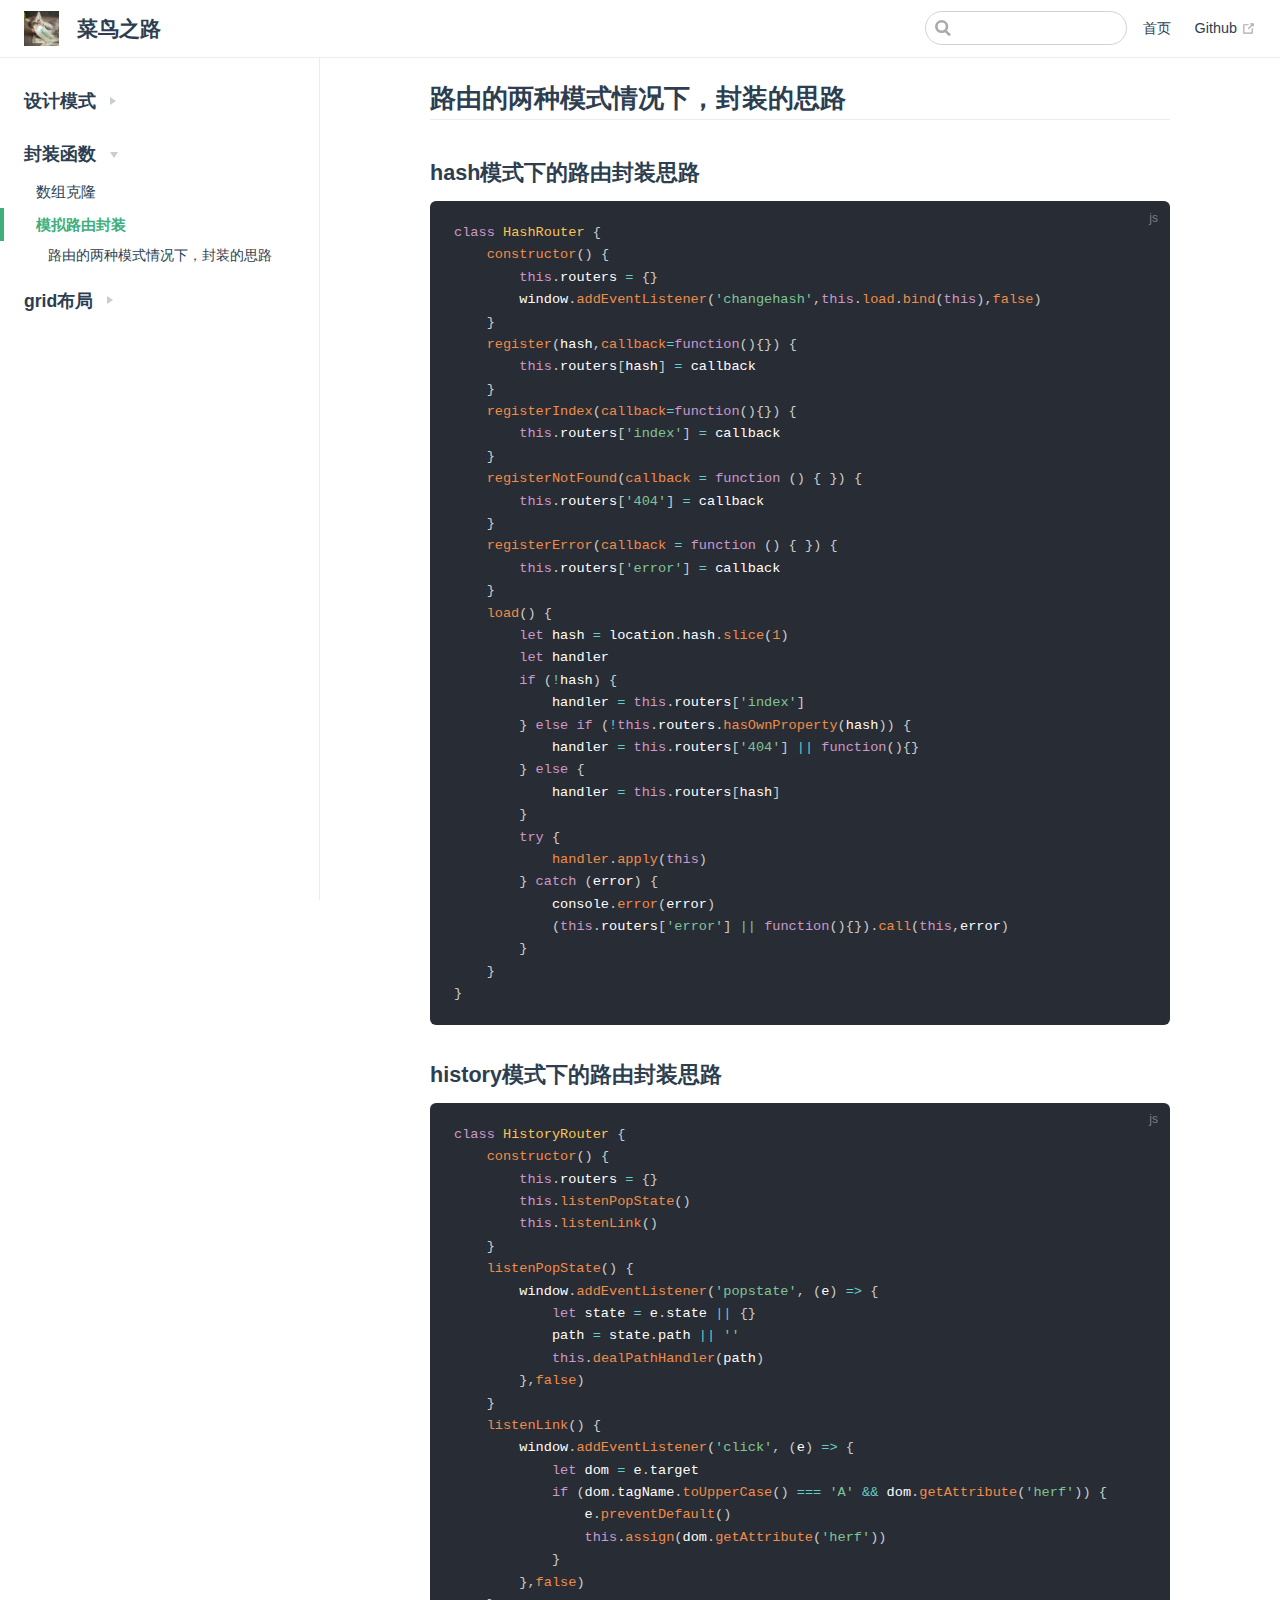
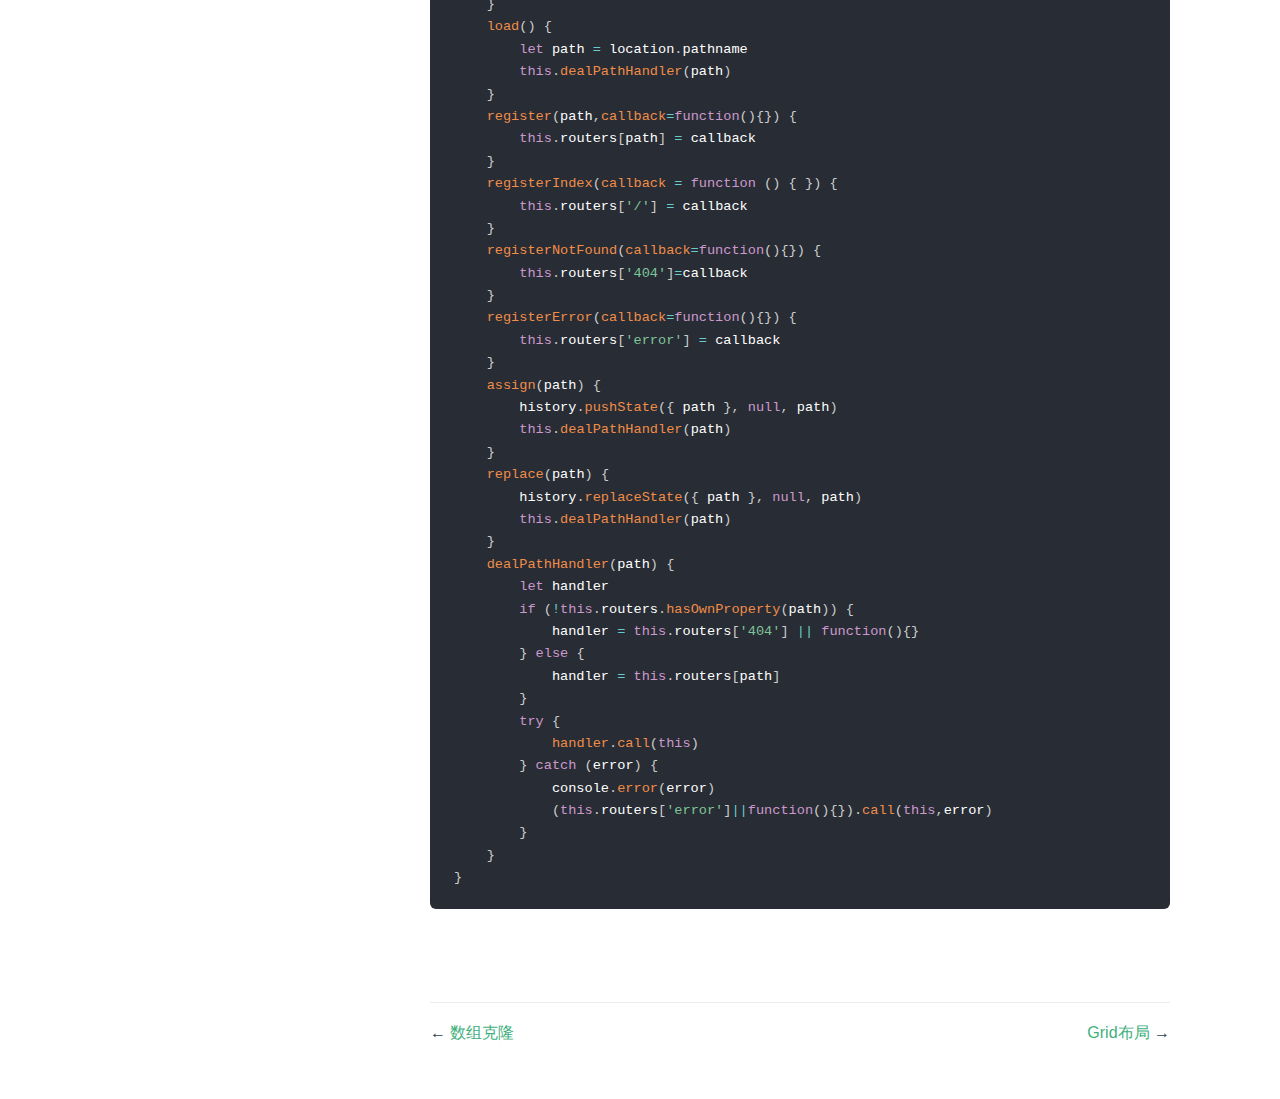
<file: pages/array/router.html>
<!DOCTYPE html>
<html lang="en-US">
  <head>
    <meta charset="utf-8">
    <meta name="viewport" content="width=device-width,initial-scale=1">
    <title>路由的两种模式情况下，封装的思路 | 菜鸟之路</title>
    <meta name="description" content="菜鸟的前端进阶之路">
    <link rel="icon" href="/timg.jpg">
    
    <link rel="preload" href="/assets/css/0.styles.0c186b4c.css" as="style"><link rel="preload" href="/assets/js/app.ecd86483.js" as="script"><link rel="preload" href="/assets/js/2.a474123e.js" as="script"><link rel="preload" href="/assets/js/8.506351f4.js" as="script"><link rel="prefetch" href="/assets/js/10.ecb85a1f.js"><link rel="prefetch" href="/assets/js/11.ccd39998.js"><link rel="prefetch" href="/assets/js/12.5e8ca8b3.js"><link rel="prefetch" href="/assets/js/13.0c843555.js"><link rel="prefetch" href="/assets/js/14.1d643e5a.js"><link rel="prefetch" href="/assets/js/3.0bb2c87d.js"><link rel="prefetch" href="/assets/js/4.5c6eab2f.js"><link rel="prefetch" href="/assets/js/5.7a32d957.js"><link rel="prefetch" href="/assets/js/6.d721701c.js"><link rel="prefetch" href="/assets/js/7.f922ac76.js"><link rel="prefetch" href="/assets/js/9.a2a505dc.js">
    <link rel="stylesheet" href="/assets/css/0.styles.0c186b4c.css">
  </head>
  <body>
    <div id="app" data-server-rendered="true"><div class="theme-container"><header class="navbar"><div class="sidebar-button"><svg xmlns="http://www.w3.org/2000/svg" aria-hidden="true" role="img" viewBox="0 0 448 512" class="icon"><path fill="currentColor" d="M436 124H12c-6.627 0-12-5.373-12-12V80c0-6.627 5.373-12 12-12h424c6.627 0 12 5.373 12 12v32c0 6.627-5.373 12-12 12zm0 160H12c-6.627 0-12-5.373-12-12v-32c0-6.627 5.373-12 12-12h424c6.627 0 12 5.373 12 12v32c0 6.627-5.373 12-12 12zm0 160H12c-6.627 0-12-5.373-12-12v-32c0-6.627 5.373-12 12-12h424c6.627 0 12 5.373 12 12v32c0 6.627-5.373 12-12 12z"></path></svg></div> <a href="/" class="home-link router-link-active"><img src="/timg.jpg" alt="菜鸟之路" class="logo"> <span class="site-name can-hide">菜鸟之路</span></a> <div class="links"><div class="search-box"><input aria-label="Search" autocomplete="off" spellcheck="false" value=""> <!----></div> <nav class="nav-links can-hide"><div class="nav-item"><a href="/" class="nav-link">首页</a></div><div class="nav-item"><a href="https://github.com/dwanda" target="_blank" rel="noopener noreferrer" class="nav-link external">
  Github
  <svg xmlns="http://www.w3.org/2000/svg" aria-hidden="true" x="0px" y="0px" viewBox="0 0 100 100" width="15" height="15" class="icon outbound"><path fill="currentColor" d="M18.8,85.1h56l0,0c2.2,0,4-1.8,4-4v-32h-8v28h-48v-48h28v-8h-32l0,0c-2.2,0-4,1.8-4,4v56C14.8,83.3,16.6,85.1,18.8,85.1z"></path> <polygon fill="currentColor" points="45.7,48.7 51.3,54.3 77.2,28.5 77.2,37.2 85.2,37.2 85.2,14.9 62.8,14.9 62.8,22.9 71.5,22.9"></polygon></svg></a></div> <!----></nav></div></header> <div class="sidebar-mask"></div> <aside class="sidebar"><nav class="nav-links"><div class="nav-item"><a href="/" class="nav-link">首页</a></div><div class="nav-item"><a href="https://github.com/dwanda" target="_blank" rel="noopener noreferrer" class="nav-link external">
  Github
  <svg xmlns="http://www.w3.org/2000/svg" aria-hidden="true" x="0px" y="0px" viewBox="0 0 100 100" width="15" height="15" class="icon outbound"><path fill="currentColor" d="M18.8,85.1h56l0,0c2.2,0,4-1.8,4-4v-32h-8v28h-48v-48h28v-8h-32l0,0c-2.2,0-4,1.8-4,4v56C14.8,83.3,16.6,85.1,18.8,85.1z"></path> <polygon fill="currentColor" points="45.7,48.7 51.3,54.3 77.2,28.5 77.2,37.2 85.2,37.2 85.2,14.9 62.8,14.9 62.8,22.9 71.5,22.9"></polygon></svg></a></div> <!----></nav>  <ul class="sidebar-links"><li><section class="sidebar-group collapsable depth-0"><p class="sidebar-heading"><span>设计模式</span> <span class="arrow right"></span></p> <!----></section></li><li><section class="sidebar-group collapsable depth-0"><p class="sidebar-heading open"><span>封装函数</span> <span class="arrow down"></span></p> <ul class="sidebar-links sidebar-group-items"><li><a href="/pages/array/clone.html" class="sidebar-link">数组克隆</a></li><li><a href="/pages/array/router.html" class="active sidebar-link">模拟路由封装</a><ul class="sidebar-sub-headers"><li class="sidebar-sub-header"><a href="/pages/array/router.html#路由的两种模式情况下，封装的思路" class="sidebar-link">路由的两种模式情况下，封装的思路</a></li></ul></li></ul></section></li><li><section class="sidebar-group collapsable depth-0"><p class="sidebar-heading"><span>grid布局</span> <span class="arrow right"></span></p> <!----></section></li></ul> </aside> <main class="page"> <div class="theme-default-content content__default"><h2 id="路由的两种模式情况下，封装的思路"><a href="#路由的两种模式情况下，封装的思路" class="header-anchor">#</a> 路由的两种模式情况下，封装的思路</h2> <h3 id="hash模式下的路由封装思路"><a href="#hash模式下的路由封装思路" class="header-anchor">#</a> hash模式下的路由封装思路</h3> <div class="language-js extra-class"><pre class="language-js"><code><span class="token keyword">class</span> <span class="token class-name">HashRouter</span> <span class="token punctuation">{</span>
    <span class="token function">constructor</span><span class="token punctuation">(</span><span class="token punctuation">)</span> <span class="token punctuation">{</span>
        <span class="token keyword">this</span><span class="token punctuation">.</span>routers <span class="token operator">=</span> <span class="token punctuation">{</span><span class="token punctuation">}</span>
        window<span class="token punctuation">.</span><span class="token function">addEventListener</span><span class="token punctuation">(</span><span class="token string">'changehash'</span><span class="token punctuation">,</span><span class="token keyword">this</span><span class="token punctuation">.</span><span class="token function">load</span><span class="token punctuation">.</span><span class="token function">bind</span><span class="token punctuation">(</span><span class="token keyword">this</span><span class="token punctuation">)</span><span class="token punctuation">,</span><span class="token boolean">false</span><span class="token punctuation">)</span>
    <span class="token punctuation">}</span>
    <span class="token function">register</span><span class="token punctuation">(</span>hash<span class="token punctuation">,</span><span class="token function-variable function">callback</span><span class="token operator">=</span><span class="token keyword">function</span><span class="token punctuation">(</span><span class="token punctuation">)</span><span class="token punctuation">{</span><span class="token punctuation">}</span><span class="token punctuation">)</span> <span class="token punctuation">{</span>
        <span class="token keyword">this</span><span class="token punctuation">.</span>routers<span class="token punctuation">[</span>hash<span class="token punctuation">]</span> <span class="token operator">=</span> callback
    <span class="token punctuation">}</span>
    <span class="token function">registerIndex</span><span class="token punctuation">(</span><span class="token function-variable function">callback</span><span class="token operator">=</span><span class="token keyword">function</span><span class="token punctuation">(</span><span class="token punctuation">)</span><span class="token punctuation">{</span><span class="token punctuation">}</span><span class="token punctuation">)</span> <span class="token punctuation">{</span>
        <span class="token keyword">this</span><span class="token punctuation">.</span>routers<span class="token punctuation">[</span><span class="token string">'index'</span><span class="token punctuation">]</span> <span class="token operator">=</span> callback
    <span class="token punctuation">}</span>
    <span class="token function">registerNotFound</span><span class="token punctuation">(</span><span class="token function-variable function">callback</span> <span class="token operator">=</span> <span class="token keyword">function</span> <span class="token punctuation">(</span><span class="token punctuation">)</span> <span class="token punctuation">{</span> <span class="token punctuation">}</span><span class="token punctuation">)</span> <span class="token punctuation">{</span>
        <span class="token keyword">this</span><span class="token punctuation">.</span>routers<span class="token punctuation">[</span><span class="token string">'404'</span><span class="token punctuation">]</span> <span class="token operator">=</span> callback
    <span class="token punctuation">}</span>
    <span class="token function">registerError</span><span class="token punctuation">(</span><span class="token function-variable function">callback</span> <span class="token operator">=</span> <span class="token keyword">function</span> <span class="token punctuation">(</span><span class="token punctuation">)</span> <span class="token punctuation">{</span> <span class="token punctuation">}</span><span class="token punctuation">)</span> <span class="token punctuation">{</span>
        <span class="token keyword">this</span><span class="token punctuation">.</span>routers<span class="token punctuation">[</span><span class="token string">'error'</span><span class="token punctuation">]</span> <span class="token operator">=</span> callback
    <span class="token punctuation">}</span>
    <span class="token function">load</span><span class="token punctuation">(</span><span class="token punctuation">)</span> <span class="token punctuation">{</span>
        <span class="token keyword">let</span> hash <span class="token operator">=</span> location<span class="token punctuation">.</span>hash<span class="token punctuation">.</span><span class="token function">slice</span><span class="token punctuation">(</span><span class="token number">1</span><span class="token punctuation">)</span>
        <span class="token keyword">let</span> handler
        <span class="token keyword">if</span> <span class="token punctuation">(</span><span class="token operator">!</span>hash<span class="token punctuation">)</span> <span class="token punctuation">{</span>
            handler <span class="token operator">=</span> <span class="token keyword">this</span><span class="token punctuation">.</span>routers<span class="token punctuation">[</span><span class="token string">'index'</span><span class="token punctuation">]</span>
        <span class="token punctuation">}</span> <span class="token keyword">else</span> <span class="token keyword">if</span> <span class="token punctuation">(</span><span class="token operator">!</span><span class="token keyword">this</span><span class="token punctuation">.</span>routers<span class="token punctuation">.</span><span class="token function">hasOwnProperty</span><span class="token punctuation">(</span>hash<span class="token punctuation">)</span><span class="token punctuation">)</span> <span class="token punctuation">{</span>
            handler <span class="token operator">=</span> <span class="token keyword">this</span><span class="token punctuation">.</span>routers<span class="token punctuation">[</span><span class="token string">'404'</span><span class="token punctuation">]</span> <span class="token operator">||</span> <span class="token keyword">function</span><span class="token punctuation">(</span><span class="token punctuation">)</span><span class="token punctuation">{</span><span class="token punctuation">}</span>
        <span class="token punctuation">}</span> <span class="token keyword">else</span> <span class="token punctuation">{</span>
            handler <span class="token operator">=</span> <span class="token keyword">this</span><span class="token punctuation">.</span>routers<span class="token punctuation">[</span>hash<span class="token punctuation">]</span>
        <span class="token punctuation">}</span>
        <span class="token keyword">try</span> <span class="token punctuation">{</span>
            <span class="token function">handler</span><span class="token punctuation">.</span><span class="token function">apply</span><span class="token punctuation">(</span><span class="token keyword">this</span><span class="token punctuation">)</span>
        <span class="token punctuation">}</span> <span class="token keyword">catch</span> <span class="token punctuation">(</span>error<span class="token punctuation">)</span> <span class="token punctuation">{</span>
            console<span class="token punctuation">.</span><span class="token function">error</span><span class="token punctuation">(</span>error<span class="token punctuation">)</span>
            <span class="token punctuation">(</span><span class="token keyword">this</span><span class="token punctuation">.</span>routers<span class="token punctuation">[</span><span class="token string">'error'</span><span class="token punctuation">]</span> <span class="token operator">||</span> <span class="token keyword">function</span><span class="token punctuation">(</span><span class="token punctuation">)</span><span class="token punctuation">{</span><span class="token punctuation">}</span><span class="token punctuation">)</span><span class="token punctuation">.</span><span class="token function">call</span><span class="token punctuation">(</span><span class="token keyword">this</span><span class="token punctuation">,</span>error<span class="token punctuation">)</span>
        <span class="token punctuation">}</span>
    <span class="token punctuation">}</span>
<span class="token punctuation">}</span>
</code></pre></div><h3 id="history模式下的路由封装思路"><a href="#history模式下的路由封装思路" class="header-anchor">#</a> history模式下的路由封装思路</h3> <div class="language-js extra-class"><pre class="language-js"><code><span class="token keyword">class</span> <span class="token class-name">HistoryRouter</span> <span class="token punctuation">{</span>
    <span class="token function">constructor</span><span class="token punctuation">(</span><span class="token punctuation">)</span> <span class="token punctuation">{</span>
        <span class="token keyword">this</span><span class="token punctuation">.</span>routers <span class="token operator">=</span> <span class="token punctuation">{</span><span class="token punctuation">}</span>
        <span class="token keyword">this</span><span class="token punctuation">.</span><span class="token function">listenPopState</span><span class="token punctuation">(</span><span class="token punctuation">)</span>
        <span class="token keyword">this</span><span class="token punctuation">.</span><span class="token function">listenLink</span><span class="token punctuation">(</span><span class="token punctuation">)</span>
    <span class="token punctuation">}</span>
    <span class="token function">listenPopState</span><span class="token punctuation">(</span><span class="token punctuation">)</span> <span class="token punctuation">{</span>
        window<span class="token punctuation">.</span><span class="token function">addEventListener</span><span class="token punctuation">(</span><span class="token string">'popstate'</span><span class="token punctuation">,</span> <span class="token punctuation">(</span><span class="token parameter">e</span><span class="token punctuation">)</span> <span class="token operator">=&gt;</span> <span class="token punctuation">{</span>
            <span class="token keyword">let</span> state <span class="token operator">=</span> e<span class="token punctuation">.</span>state <span class="token operator">||</span> <span class="token punctuation">{</span><span class="token punctuation">}</span>
            path <span class="token operator">=</span> state<span class="token punctuation">.</span>path <span class="token operator">||</span> <span class="token string">''</span>
            <span class="token keyword">this</span><span class="token punctuation">.</span><span class="token function">dealPathHandler</span><span class="token punctuation">(</span>path<span class="token punctuation">)</span>
        <span class="token punctuation">}</span><span class="token punctuation">,</span><span class="token boolean">false</span><span class="token punctuation">)</span>
    <span class="token punctuation">}</span>
    <span class="token function">listenLink</span><span class="token punctuation">(</span><span class="token punctuation">)</span> <span class="token punctuation">{</span>
        window<span class="token punctuation">.</span><span class="token function">addEventListener</span><span class="token punctuation">(</span><span class="token string">'click'</span><span class="token punctuation">,</span> <span class="token punctuation">(</span><span class="token parameter">e</span><span class="token punctuation">)</span> <span class="token operator">=&gt;</span> <span class="token punctuation">{</span>
            <span class="token keyword">let</span> dom <span class="token operator">=</span> e<span class="token punctuation">.</span>target
            <span class="token keyword">if</span> <span class="token punctuation">(</span>dom<span class="token punctuation">.</span>tagName<span class="token punctuation">.</span><span class="token function">toUpperCase</span><span class="token punctuation">(</span><span class="token punctuation">)</span> <span class="token operator">===</span> <span class="token string">'A'</span> <span class="token operator">&amp;&amp;</span> dom<span class="token punctuation">.</span><span class="token function">getAttribute</span><span class="token punctuation">(</span><span class="token string">'herf'</span><span class="token punctuation">)</span><span class="token punctuation">)</span> <span class="token punctuation">{</span>
                e<span class="token punctuation">.</span><span class="token function">preventDefault</span><span class="token punctuation">(</span><span class="token punctuation">)</span>
                <span class="token keyword">this</span><span class="token punctuation">.</span><span class="token function">assign</span><span class="token punctuation">(</span>dom<span class="token punctuation">.</span><span class="token function">getAttribute</span><span class="token punctuation">(</span><span class="token string">'herf'</span><span class="token punctuation">)</span><span class="token punctuation">)</span>
            <span class="token punctuation">}</span>
        <span class="token punctuation">}</span><span class="token punctuation">,</span><span class="token boolean">false</span><span class="token punctuation">)</span>
    <span class="token punctuation">}</span>
    <span class="token function">load</span><span class="token punctuation">(</span><span class="token punctuation">)</span> <span class="token punctuation">{</span>
        <span class="token keyword">let</span> path <span class="token operator">=</span> location<span class="token punctuation">.</span>pathname
        <span class="token keyword">this</span><span class="token punctuation">.</span><span class="token function">dealPathHandler</span><span class="token punctuation">(</span>path<span class="token punctuation">)</span>
    <span class="token punctuation">}</span>
    <span class="token function">register</span><span class="token punctuation">(</span>path<span class="token punctuation">,</span><span class="token function-variable function">callback</span><span class="token operator">=</span><span class="token keyword">function</span><span class="token punctuation">(</span><span class="token punctuation">)</span><span class="token punctuation">{</span><span class="token punctuation">}</span><span class="token punctuation">)</span> <span class="token punctuation">{</span>
        <span class="token keyword">this</span><span class="token punctuation">.</span>routers<span class="token punctuation">[</span>path<span class="token punctuation">]</span> <span class="token operator">=</span> callback
    <span class="token punctuation">}</span>
    <span class="token function">registerIndex</span><span class="token punctuation">(</span><span class="token function-variable function">callback</span> <span class="token operator">=</span> <span class="token keyword">function</span> <span class="token punctuation">(</span><span class="token punctuation">)</span> <span class="token punctuation">{</span> <span class="token punctuation">}</span><span class="token punctuation">)</span> <span class="token punctuation">{</span>
        <span class="token keyword">this</span><span class="token punctuation">.</span>routers<span class="token punctuation">[</span><span class="token string">'/'</span><span class="token punctuation">]</span> <span class="token operator">=</span> callback
    <span class="token punctuation">}</span>
    <span class="token function">registerNotFound</span><span class="token punctuation">(</span><span class="token function-variable function">callback</span><span class="token operator">=</span><span class="token keyword">function</span><span class="token punctuation">(</span><span class="token punctuation">)</span><span class="token punctuation">{</span><span class="token punctuation">}</span><span class="token punctuation">)</span> <span class="token punctuation">{</span>
        <span class="token keyword">this</span><span class="token punctuation">.</span>routers<span class="token punctuation">[</span><span class="token string">'404'</span><span class="token punctuation">]</span><span class="token operator">=</span>callback
    <span class="token punctuation">}</span>
    <span class="token function">registerError</span><span class="token punctuation">(</span><span class="token function-variable function">callback</span><span class="token operator">=</span><span class="token keyword">function</span><span class="token punctuation">(</span><span class="token punctuation">)</span><span class="token punctuation">{</span><span class="token punctuation">}</span><span class="token punctuation">)</span> <span class="token punctuation">{</span>
        <span class="token keyword">this</span><span class="token punctuation">.</span>routers<span class="token punctuation">[</span><span class="token string">'error'</span><span class="token punctuation">]</span> <span class="token operator">=</span> callback
    <span class="token punctuation">}</span>
    <span class="token function">assign</span><span class="token punctuation">(</span><span class="token parameter">path</span><span class="token punctuation">)</span> <span class="token punctuation">{</span>
        history<span class="token punctuation">.</span><span class="token function">pushState</span><span class="token punctuation">(</span><span class="token punctuation">{</span> path <span class="token punctuation">}</span><span class="token punctuation">,</span> <span class="token keyword">null</span><span class="token punctuation">,</span> path<span class="token punctuation">)</span>
        <span class="token keyword">this</span><span class="token punctuation">.</span><span class="token function">dealPathHandler</span><span class="token punctuation">(</span>path<span class="token punctuation">)</span>
    <span class="token punctuation">}</span>
    <span class="token function">replace</span><span class="token punctuation">(</span><span class="token parameter">path</span><span class="token punctuation">)</span> <span class="token punctuation">{</span>
        history<span class="token punctuation">.</span><span class="token function">replaceState</span><span class="token punctuation">(</span><span class="token punctuation">{</span> path <span class="token punctuation">}</span><span class="token punctuation">,</span> <span class="token keyword">null</span><span class="token punctuation">,</span> path<span class="token punctuation">)</span>
        <span class="token keyword">this</span><span class="token punctuation">.</span><span class="token function">dealPathHandler</span><span class="token punctuation">(</span>path<span class="token punctuation">)</span>
    <span class="token punctuation">}</span>
    <span class="token function">dealPathHandler</span><span class="token punctuation">(</span><span class="token parameter">path</span><span class="token punctuation">)</span> <span class="token punctuation">{</span>
        <span class="token keyword">let</span> handler
        <span class="token keyword">if</span> <span class="token punctuation">(</span><span class="token operator">!</span><span class="token keyword">this</span><span class="token punctuation">.</span>routers<span class="token punctuation">.</span><span class="token function">hasOwnProperty</span><span class="token punctuation">(</span>path<span class="token punctuation">)</span><span class="token punctuation">)</span> <span class="token punctuation">{</span>
            handler <span class="token operator">=</span> <span class="token keyword">this</span><span class="token punctuation">.</span>routers<span class="token punctuation">[</span><span class="token string">'404'</span><span class="token punctuation">]</span> <span class="token operator">||</span> <span class="token keyword">function</span><span class="token punctuation">(</span><span class="token punctuation">)</span><span class="token punctuation">{</span><span class="token punctuation">}</span>
        <span class="token punctuation">}</span> <span class="token keyword">else</span> <span class="token punctuation">{</span>
            handler <span class="token operator">=</span> <span class="token keyword">this</span><span class="token punctuation">.</span>routers<span class="token punctuation">[</span>path<span class="token punctuation">]</span>
        <span class="token punctuation">}</span>
        <span class="token keyword">try</span> <span class="token punctuation">{</span>
            <span class="token function">handler</span><span class="token punctuation">.</span><span class="token function">call</span><span class="token punctuation">(</span><span class="token keyword">this</span><span class="token punctuation">)</span>
        <span class="token punctuation">}</span> <span class="token keyword">catch</span> <span class="token punctuation">(</span>error<span class="token punctuation">)</span> <span class="token punctuation">{</span>
            console<span class="token punctuation">.</span><span class="token function">error</span><span class="token punctuation">(</span>error<span class="token punctuation">)</span>
            <span class="token punctuation">(</span><span class="token keyword">this</span><span class="token punctuation">.</span>routers<span class="token punctuation">[</span><span class="token string">'error'</span><span class="token punctuation">]</span><span class="token operator">||</span><span class="token keyword">function</span><span class="token punctuation">(</span><span class="token punctuation">)</span><span class="token punctuation">{</span><span class="token punctuation">}</span><span class="token punctuation">)</span><span class="token punctuation">.</span><span class="token function">call</span><span class="token punctuation">(</span><span class="token keyword">this</span><span class="token punctuation">,</span>error<span class="token punctuation">)</span>
        <span class="token punctuation">}</span>
    <span class="token punctuation">}</span>
<span class="token punctuation">}</span>
</code></pre></div></div> <footer class="page-edit"><!----> <!----></footer> <div class="page-nav"><p class="inner"><span class="prev">
      ←
      <a href="/pages/array/clone.html" class="prev">数组克隆</a></span> <span class="next"><a href="/pages/grid.html">Grid布局</a>
      →
    </span></p></div> </main></div><div class="global-ui"></div></div>
    <script src="/assets/js/app.ecd86483.js" defer></script><script src="/assets/js/2.a474123e.js" defer></script><script src="/assets/js/8.506351f4.js" defer></script>
  </body>
</html>
</file>
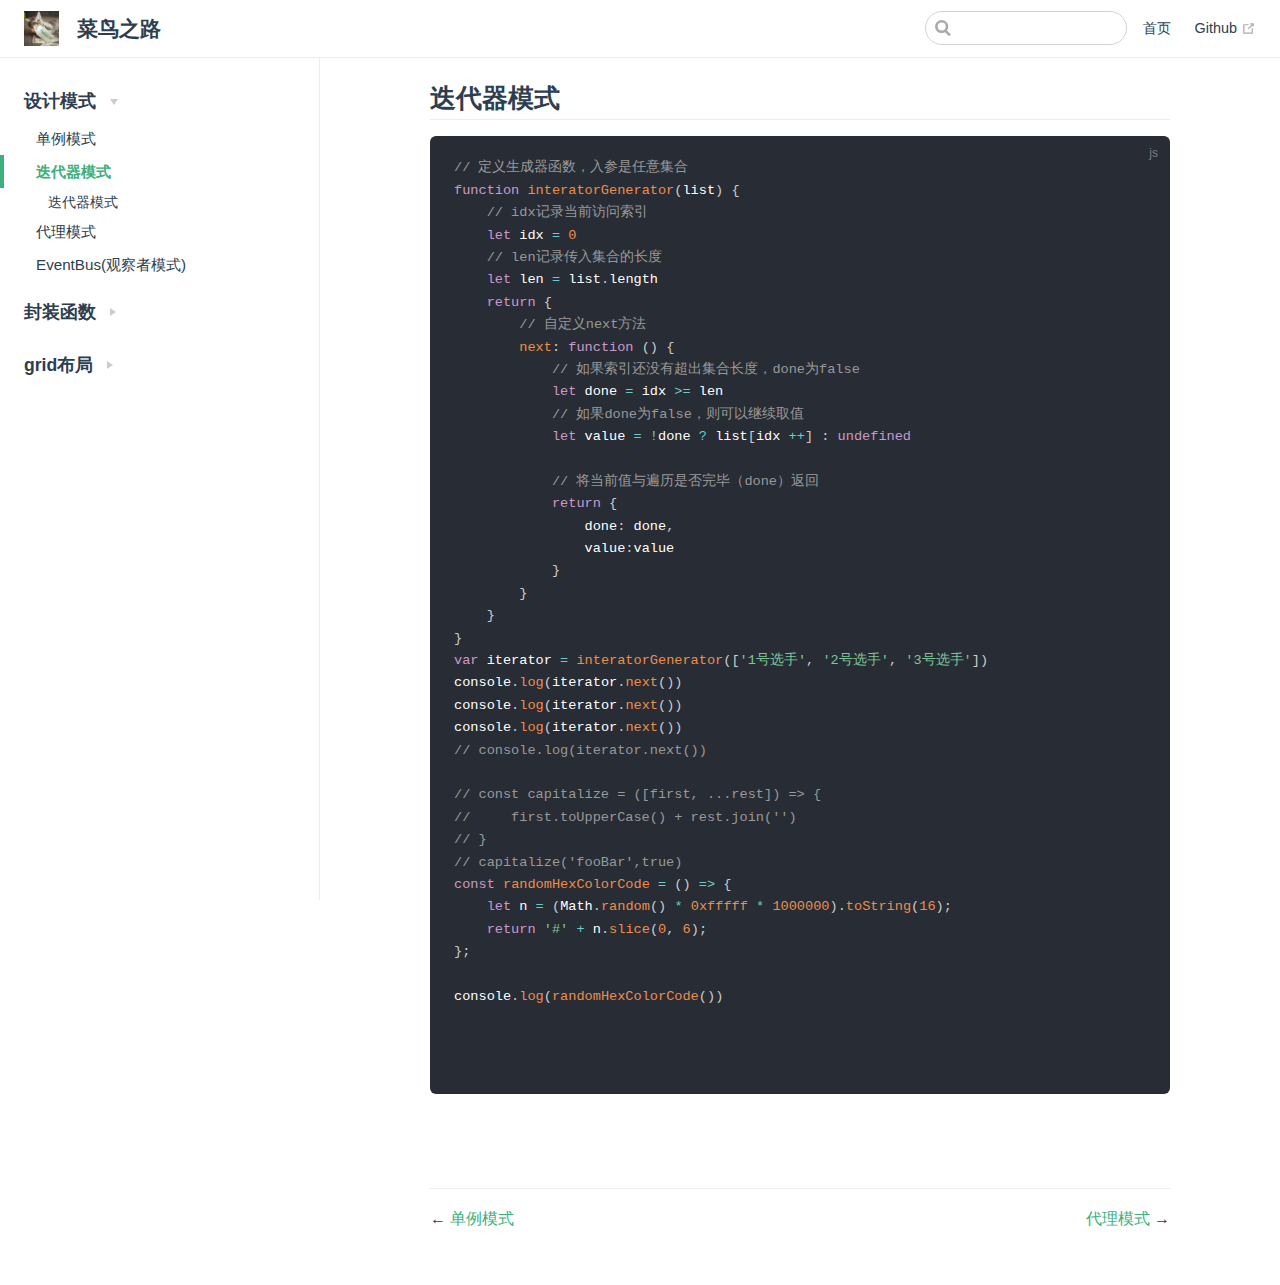
<file: pages/moshi/Iterator.html>
<!DOCTYPE html>
<html lang="en-US">
  <head>
    <meta charset="utf-8">
    <meta name="viewport" content="width=device-width,initial-scale=1">
    <title>迭代器模式 | 菜鸟之路</title>
    <meta name="description" content="菜鸟的前端进阶之路">
    <link rel="icon" href="/timg.jpg">
    
    <link rel="preload" href="/assets/css/0.styles.0c186b4c.css" as="style"><link rel="preload" href="/assets/js/app.ecd86483.js" as="script"><link rel="preload" href="/assets/js/2.a474123e.js" as="script"><link rel="preload" href="/assets/js/10.ecb85a1f.js" as="script"><link rel="prefetch" href="/assets/js/11.ccd39998.js"><link rel="prefetch" href="/assets/js/12.5e8ca8b3.js"><link rel="prefetch" href="/assets/js/13.0c843555.js"><link rel="prefetch" href="/assets/js/14.1d643e5a.js"><link rel="prefetch" href="/assets/js/3.0bb2c87d.js"><link rel="prefetch" href="/assets/js/4.5c6eab2f.js"><link rel="prefetch" href="/assets/js/5.7a32d957.js"><link rel="prefetch" href="/assets/js/6.d721701c.js"><link rel="prefetch" href="/assets/js/7.f922ac76.js"><link rel="prefetch" href="/assets/js/8.506351f4.js"><link rel="prefetch" href="/assets/js/9.a2a505dc.js">
    <link rel="stylesheet" href="/assets/css/0.styles.0c186b4c.css">
  </head>
  <body>
    <div id="app" data-server-rendered="true"><div class="theme-container"><header class="navbar"><div class="sidebar-button"><svg xmlns="http://www.w3.org/2000/svg" aria-hidden="true" role="img" viewBox="0 0 448 512" class="icon"><path fill="currentColor" d="M436 124H12c-6.627 0-12-5.373-12-12V80c0-6.627 5.373-12 12-12h424c6.627 0 12 5.373 12 12v32c0 6.627-5.373 12-12 12zm0 160H12c-6.627 0-12-5.373-12-12v-32c0-6.627 5.373-12 12-12h424c6.627 0 12 5.373 12 12v32c0 6.627-5.373 12-12 12zm0 160H12c-6.627 0-12-5.373-12-12v-32c0-6.627 5.373-12 12-12h424c6.627 0 12 5.373 12 12v32c0 6.627-5.373 12-12 12z"></path></svg></div> <a href="/" class="home-link router-link-active"><img src="/timg.jpg" alt="菜鸟之路" class="logo"> <span class="site-name can-hide">菜鸟之路</span></a> <div class="links"><div class="search-box"><input aria-label="Search" autocomplete="off" spellcheck="false" value=""> <!----></div> <nav class="nav-links can-hide"><div class="nav-item"><a href="/" class="nav-link">首页</a></div><div class="nav-item"><a href="https://github.com/dwanda" target="_blank" rel="noopener noreferrer" class="nav-link external">
  Github
  <svg xmlns="http://www.w3.org/2000/svg" aria-hidden="true" x="0px" y="0px" viewBox="0 0 100 100" width="15" height="15" class="icon outbound"><path fill="currentColor" d="M18.8,85.1h56l0,0c2.2,0,4-1.8,4-4v-32h-8v28h-48v-48h28v-8h-32l0,0c-2.2,0-4,1.8-4,4v56C14.8,83.3,16.6,85.1,18.8,85.1z"></path> <polygon fill="currentColor" points="45.7,48.7 51.3,54.3 77.2,28.5 77.2,37.2 85.2,37.2 85.2,14.9 62.8,14.9 62.8,22.9 71.5,22.9"></polygon></svg></a></div> <!----></nav></div></header> <div class="sidebar-mask"></div> <aside class="sidebar"><nav class="nav-links"><div class="nav-item"><a href="/" class="nav-link">首页</a></div><div class="nav-item"><a href="https://github.com/dwanda" target="_blank" rel="noopener noreferrer" class="nav-link external">
  Github
  <svg xmlns="http://www.w3.org/2000/svg" aria-hidden="true" x="0px" y="0px" viewBox="0 0 100 100" width="15" height="15" class="icon outbound"><path fill="currentColor" d="M18.8,85.1h56l0,0c2.2,0,4-1.8,4-4v-32h-8v28h-48v-48h28v-8h-32l0,0c-2.2,0-4,1.8-4,4v56C14.8,83.3,16.6,85.1,18.8,85.1z"></path> <polygon fill="currentColor" points="45.7,48.7 51.3,54.3 77.2,28.5 77.2,37.2 85.2,37.2 85.2,14.9 62.8,14.9 62.8,22.9 71.5,22.9"></polygon></svg></a></div> <!----></nav>  <ul class="sidebar-links"><li><section class="sidebar-group collapsable depth-0"><p class="sidebar-heading open"><span>设计模式</span> <span class="arrow down"></span></p> <ul class="sidebar-links sidebar-group-items"><li><a href="/pages/moshi/Singleton.html" class="sidebar-link">单例模式</a></li><li><a href="/pages/moshi/Iterator.html" class="active sidebar-link">迭代器模式</a><ul class="sidebar-sub-headers"><li class="sidebar-sub-header"><a href="/pages/moshi/Iterator.html#迭代器模式" class="sidebar-link">迭代器模式</a></li></ul></li><li><a href="/pages/moshi/proxy.html" class="sidebar-link">代理模式</a></li><li><a href="/pages/moshi/myBus.html" class="sidebar-link">EventBus(观察者模式)</a></li></ul></section></li><li><section class="sidebar-group collapsable depth-0"><p class="sidebar-heading"><span>封装函数</span> <span class="arrow right"></span></p> <!----></section></li><li><section class="sidebar-group collapsable depth-0"><p class="sidebar-heading"><span>grid布局</span> <span class="arrow right"></span></p> <!----></section></li></ul> </aside> <main class="page"> <div class="theme-default-content content__default"><h2 id="迭代器模式"><a href="#迭代器模式" class="header-anchor">#</a> 迭代器模式</h2> <div class="language-js extra-class"><pre class="language-js"><code><span class="token comment">// 定义生成器函数，入参是任意集合</span>
<span class="token keyword">function</span> <span class="token function">interatorGenerator</span><span class="token punctuation">(</span><span class="token parameter">list</span><span class="token punctuation">)</span> <span class="token punctuation">{</span>
    <span class="token comment">// idx记录当前访问索引</span>
    <span class="token keyword">let</span> idx <span class="token operator">=</span> <span class="token number">0</span>
    <span class="token comment">// len记录传入集合的长度</span>
    <span class="token keyword">let</span> len <span class="token operator">=</span> list<span class="token punctuation">.</span>length
    <span class="token keyword">return</span> <span class="token punctuation">{</span>
        <span class="token comment">// 自定义next方法</span>
        <span class="token function-variable function">next</span><span class="token punctuation">:</span> <span class="token keyword">function</span> <span class="token punctuation">(</span><span class="token punctuation">)</span> <span class="token punctuation">{</span>
            <span class="token comment">// 如果索引还没有超出集合长度，done为false</span>
            <span class="token keyword">let</span> done <span class="token operator">=</span> idx <span class="token operator">&gt;=</span> len
            <span class="token comment">// 如果done为false，则可以继续取值</span>
            <span class="token keyword">let</span> value <span class="token operator">=</span> <span class="token operator">!</span>done <span class="token operator">?</span> list<span class="token punctuation">[</span>idx <span class="token operator">++</span><span class="token punctuation">]</span> <span class="token punctuation">:</span> <span class="token keyword">undefined</span>
            
            <span class="token comment">// 将当前值与遍历是否完毕（done）返回</span>
            <span class="token keyword">return</span> <span class="token punctuation">{</span>
                done<span class="token punctuation">:</span> done<span class="token punctuation">,</span>
                value<span class="token punctuation">:</span>value
            <span class="token punctuation">}</span>
        <span class="token punctuation">}</span>
    <span class="token punctuation">}</span>
<span class="token punctuation">}</span>
<span class="token keyword">var</span> iterator <span class="token operator">=</span> <span class="token function">interatorGenerator</span><span class="token punctuation">(</span><span class="token punctuation">[</span><span class="token string">'1号选手'</span><span class="token punctuation">,</span> <span class="token string">'2号选手'</span><span class="token punctuation">,</span> <span class="token string">'3号选手'</span><span class="token punctuation">]</span><span class="token punctuation">)</span>
console<span class="token punctuation">.</span><span class="token function">log</span><span class="token punctuation">(</span>iterator<span class="token punctuation">.</span><span class="token function">next</span><span class="token punctuation">(</span><span class="token punctuation">)</span><span class="token punctuation">)</span>
console<span class="token punctuation">.</span><span class="token function">log</span><span class="token punctuation">(</span>iterator<span class="token punctuation">.</span><span class="token function">next</span><span class="token punctuation">(</span><span class="token punctuation">)</span><span class="token punctuation">)</span>
console<span class="token punctuation">.</span><span class="token function">log</span><span class="token punctuation">(</span>iterator<span class="token punctuation">.</span><span class="token function">next</span><span class="token punctuation">(</span><span class="token punctuation">)</span><span class="token punctuation">)</span>
<span class="token comment">// console.log(iterator.next())</span>

<span class="token comment">// const capitalize = ([first, ...rest]) =&gt; {</span>
<span class="token comment">//     first.toUpperCase() + rest.join('')</span>
<span class="token comment">// }</span>
<span class="token comment">// capitalize('fooBar',true)</span>
<span class="token keyword">const</span> <span class="token function-variable function">randomHexColorCode</span> <span class="token operator">=</span> <span class="token punctuation">(</span><span class="token punctuation">)</span> <span class="token operator">=&gt;</span> <span class="token punctuation">{</span>
    <span class="token keyword">let</span> n <span class="token operator">=</span> <span class="token punctuation">(</span>Math<span class="token punctuation">.</span><span class="token function">random</span><span class="token punctuation">(</span><span class="token punctuation">)</span> <span class="token operator">*</span> <span class="token number">0xfffff</span> <span class="token operator">*</span> <span class="token number">1000000</span><span class="token punctuation">)</span><span class="token punctuation">.</span><span class="token function">toString</span><span class="token punctuation">(</span><span class="token number">16</span><span class="token punctuation">)</span><span class="token punctuation">;</span>
    <span class="token keyword">return</span> <span class="token string">'#'</span> <span class="token operator">+</span> n<span class="token punctuation">.</span><span class="token function">slice</span><span class="token punctuation">(</span><span class="token number">0</span><span class="token punctuation">,</span> <span class="token number">6</span><span class="token punctuation">)</span><span class="token punctuation">;</span>
<span class="token punctuation">}</span><span class="token punctuation">;</span>
  
console<span class="token punctuation">.</span><span class="token function">log</span><span class="token punctuation">(</span><span class="token function">randomHexColorCode</span><span class="token punctuation">(</span><span class="token punctuation">)</span><span class="token punctuation">)</span>



</code></pre></div></div> <footer class="page-edit"><!----> <!----></footer> <div class="page-nav"><p class="inner"><span class="prev">
      ←
      <a href="/pages/moshi/Singleton.html" class="prev">单例模式</a></span> <span class="next"><a href="/pages/moshi/proxy.html">代理模式</a>
      →
    </span></p></div> </main></div><div class="global-ui"></div></div>
    <script src="/assets/js/app.ecd86483.js" defer></script><script src="/assets/js/2.a474123e.js" defer></script><script src="/assets/js/10.ecb85a1f.js" defer></script>
  </body>
</html>
</file>
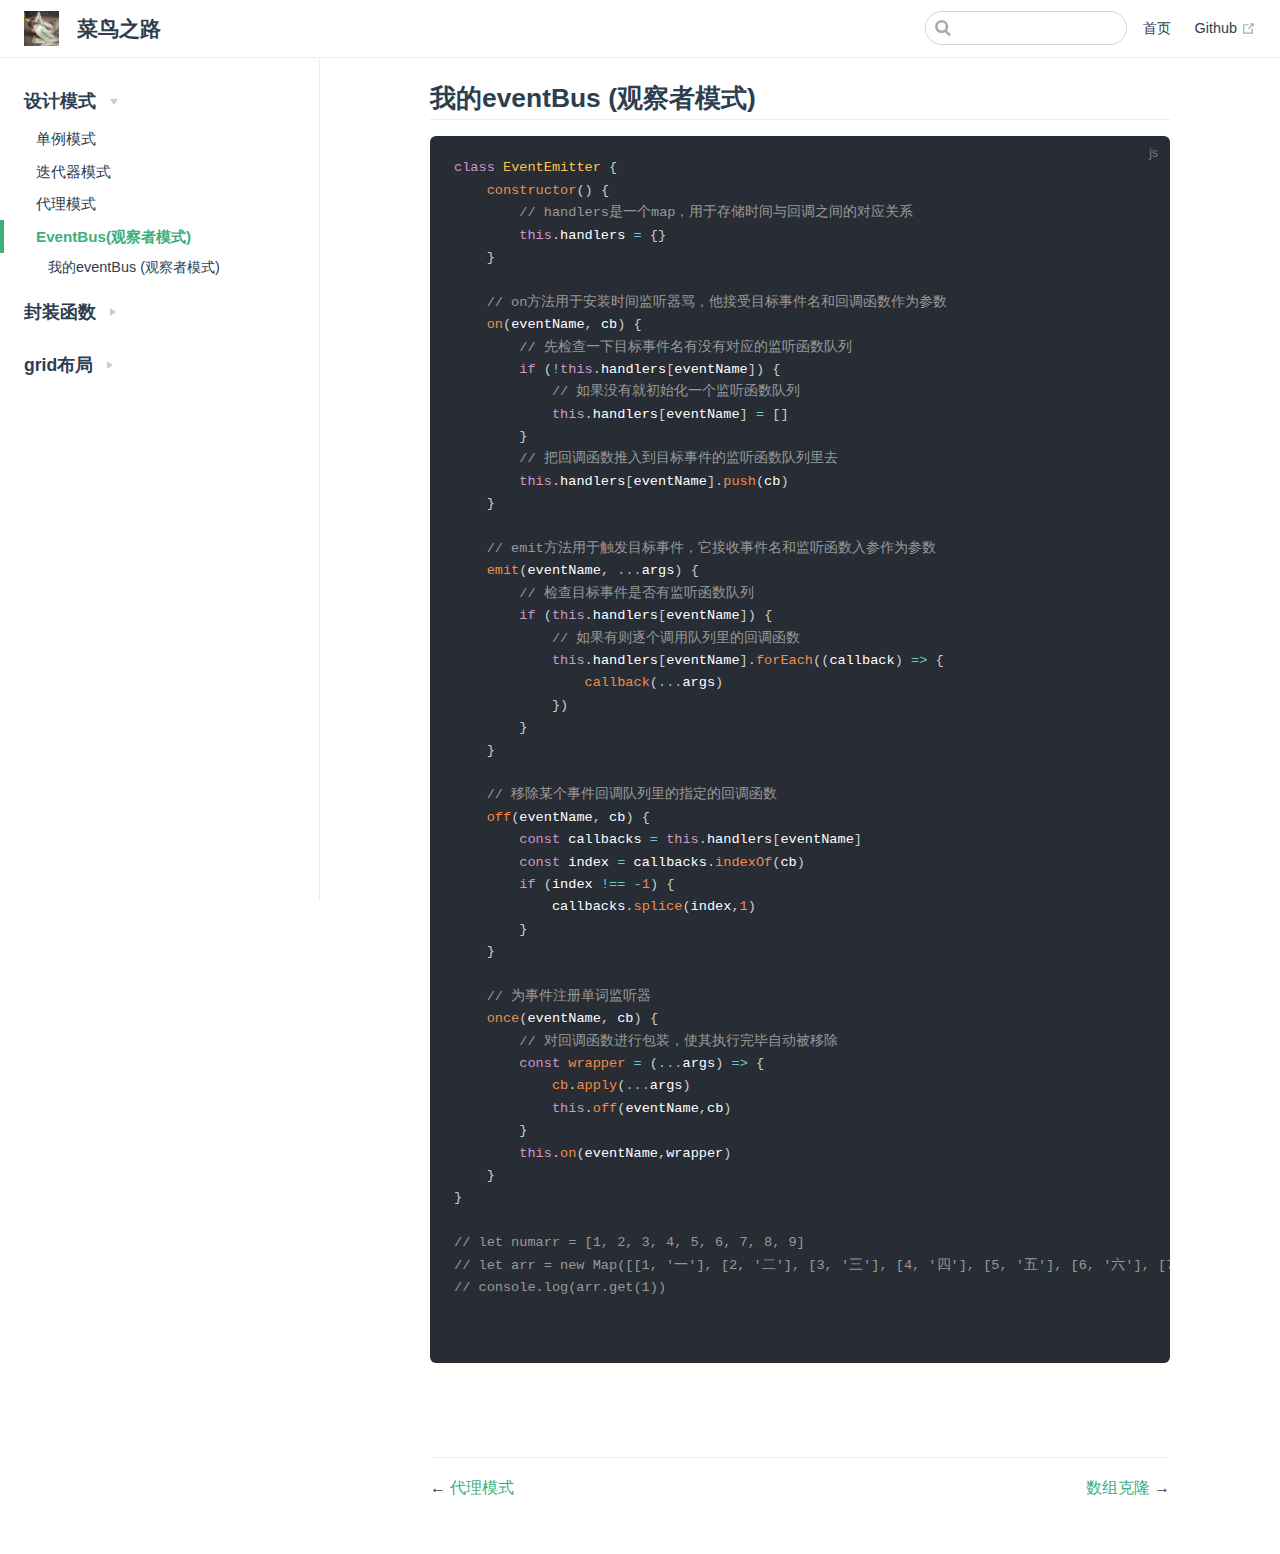
<file: pages/moshi/myBus.html>
<!DOCTYPE html>
<html lang="en-US">
  <head>
    <meta charset="utf-8">
    <meta name="viewport" content="width=device-width,initial-scale=1">
    <title>我的eventBus (观察者模式) | 菜鸟之路</title>
    <meta name="description" content="菜鸟的前端进阶之路">
    <link rel="icon" href="/timg.jpg">
    
    <link rel="preload" href="/assets/css/0.styles.0c186b4c.css" as="style"><link rel="preload" href="/assets/js/app.ecd86483.js" as="script"><link rel="preload" href="/assets/js/2.a474123e.js" as="script"><link rel="preload" href="/assets/js/12.5e8ca8b3.js" as="script"><link rel="prefetch" href="/assets/js/10.ecb85a1f.js"><link rel="prefetch" href="/assets/js/11.ccd39998.js"><link rel="prefetch" href="/assets/js/13.0c843555.js"><link rel="prefetch" href="/assets/js/14.1d643e5a.js"><link rel="prefetch" href="/assets/js/3.0bb2c87d.js"><link rel="prefetch" href="/assets/js/4.5c6eab2f.js"><link rel="prefetch" href="/assets/js/5.7a32d957.js"><link rel="prefetch" href="/assets/js/6.d721701c.js"><link rel="prefetch" href="/assets/js/7.f922ac76.js"><link rel="prefetch" href="/assets/js/8.506351f4.js"><link rel="prefetch" href="/assets/js/9.a2a505dc.js">
    <link rel="stylesheet" href="/assets/css/0.styles.0c186b4c.css">
  </head>
  <body>
    <div id="app" data-server-rendered="true"><div class="theme-container"><header class="navbar"><div class="sidebar-button"><svg xmlns="http://www.w3.org/2000/svg" aria-hidden="true" role="img" viewBox="0 0 448 512" class="icon"><path fill="currentColor" d="M436 124H12c-6.627 0-12-5.373-12-12V80c0-6.627 5.373-12 12-12h424c6.627 0 12 5.373 12 12v32c0 6.627-5.373 12-12 12zm0 160H12c-6.627 0-12-5.373-12-12v-32c0-6.627 5.373-12 12-12h424c6.627 0 12 5.373 12 12v32c0 6.627-5.373 12-12 12zm0 160H12c-6.627 0-12-5.373-12-12v-32c0-6.627 5.373-12 12-12h424c6.627 0 12 5.373 12 12v32c0 6.627-5.373 12-12 12z"></path></svg></div> <a href="/" class="home-link router-link-active"><img src="/timg.jpg" alt="菜鸟之路" class="logo"> <span class="site-name can-hide">菜鸟之路</span></a> <div class="links"><div class="search-box"><input aria-label="Search" autocomplete="off" spellcheck="false" value=""> <!----></div> <nav class="nav-links can-hide"><div class="nav-item"><a href="/" class="nav-link">首页</a></div><div class="nav-item"><a href="https://github.com/dwanda" target="_blank" rel="noopener noreferrer" class="nav-link external">
  Github
  <svg xmlns="http://www.w3.org/2000/svg" aria-hidden="true" x="0px" y="0px" viewBox="0 0 100 100" width="15" height="15" class="icon outbound"><path fill="currentColor" d="M18.8,85.1h56l0,0c2.2,0,4-1.8,4-4v-32h-8v28h-48v-48h28v-8h-32l0,0c-2.2,0-4,1.8-4,4v56C14.8,83.3,16.6,85.1,18.8,85.1z"></path> <polygon fill="currentColor" points="45.7,48.7 51.3,54.3 77.2,28.5 77.2,37.2 85.2,37.2 85.2,14.9 62.8,14.9 62.8,22.9 71.5,22.9"></polygon></svg></a></div> <!----></nav></div></header> <div class="sidebar-mask"></div> <aside class="sidebar"><nav class="nav-links"><div class="nav-item"><a href="/" class="nav-link">首页</a></div><div class="nav-item"><a href="https://github.com/dwanda" target="_blank" rel="noopener noreferrer" class="nav-link external">
  Github
  <svg xmlns="http://www.w3.org/2000/svg" aria-hidden="true" x="0px" y="0px" viewBox="0 0 100 100" width="15" height="15" class="icon outbound"><path fill="currentColor" d="M18.8,85.1h56l0,0c2.2,0,4-1.8,4-4v-32h-8v28h-48v-48h28v-8h-32l0,0c-2.2,0-4,1.8-4,4v56C14.8,83.3,16.6,85.1,18.8,85.1z"></path> <polygon fill="currentColor" points="45.7,48.7 51.3,54.3 77.2,28.5 77.2,37.2 85.2,37.2 85.2,14.9 62.8,14.9 62.8,22.9 71.5,22.9"></polygon></svg></a></div> <!----></nav>  <ul class="sidebar-links"><li><section class="sidebar-group collapsable depth-0"><p class="sidebar-heading open"><span>设计模式</span> <span class="arrow down"></span></p> <ul class="sidebar-links sidebar-group-items"><li><a href="/pages/moshi/Singleton.html" class="sidebar-link">单例模式</a></li><li><a href="/pages/moshi/Iterator.html" class="sidebar-link">迭代器模式</a></li><li><a href="/pages/moshi/proxy.html" class="sidebar-link">代理模式</a></li><li><a href="/pages/moshi/myBus.html" class="active sidebar-link">EventBus(观察者模式)</a><ul class="sidebar-sub-headers"><li class="sidebar-sub-header"><a href="/pages/moshi/myBus.html#我的eventbus-观察者模式" class="sidebar-link">我的eventBus (观察者模式)</a></li></ul></li></ul></section></li><li><section class="sidebar-group collapsable depth-0"><p class="sidebar-heading"><span>封装函数</span> <span class="arrow right"></span></p> <!----></section></li><li><section class="sidebar-group collapsable depth-0"><p class="sidebar-heading"><span>grid布局</span> <span class="arrow right"></span></p> <!----></section></li></ul> </aside> <main class="page"> <div class="theme-default-content content__default"><h2 id="我的eventbus-观察者模式"><a href="#我的eventbus-观察者模式" class="header-anchor">#</a> 我的eventBus (观察者模式)</h2> <div class="language-js extra-class"><pre class="language-js"><code><span class="token keyword">class</span> <span class="token class-name">EventEmitter</span> <span class="token punctuation">{</span>
    <span class="token function">constructor</span><span class="token punctuation">(</span><span class="token punctuation">)</span> <span class="token punctuation">{</span>
        <span class="token comment">// handlers是一个map，用于存储时间与回调之间的对应关系</span>
        <span class="token keyword">this</span><span class="token punctuation">.</span>handlers <span class="token operator">=</span> <span class="token punctuation">{</span><span class="token punctuation">}</span>
    <span class="token punctuation">}</span>

    <span class="token comment">// on方法用于安装时间监听器骂，他接受目标事件名和回调函数作为参数</span>
    <span class="token function">on</span><span class="token punctuation">(</span><span class="token parameter">eventName<span class="token punctuation">,</span> cb</span><span class="token punctuation">)</span> <span class="token punctuation">{</span>
        <span class="token comment">// 先检查一下目标事件名有没有对应的监听函数队列</span>
        <span class="token keyword">if</span> <span class="token punctuation">(</span><span class="token operator">!</span><span class="token keyword">this</span><span class="token punctuation">.</span>handlers<span class="token punctuation">[</span>eventName<span class="token punctuation">]</span><span class="token punctuation">)</span> <span class="token punctuation">{</span>
            <span class="token comment">// 如果没有就初始化一个监听函数队列</span>
            <span class="token keyword">this</span><span class="token punctuation">.</span>handlers<span class="token punctuation">[</span>eventName<span class="token punctuation">]</span> <span class="token operator">=</span> <span class="token punctuation">[</span><span class="token punctuation">]</span>
        <span class="token punctuation">}</span>
        <span class="token comment">// 把回调函数推入到目标事件的监听函数队列里去</span>
        <span class="token keyword">this</span><span class="token punctuation">.</span>handlers<span class="token punctuation">[</span>eventName<span class="token punctuation">]</span><span class="token punctuation">.</span><span class="token function">push</span><span class="token punctuation">(</span>cb<span class="token punctuation">)</span>
    <span class="token punctuation">}</span>

    <span class="token comment">// emit方法用于触发目标事件，它接收事件名和监听函数入参作为参数</span>
    <span class="token function">emit</span><span class="token punctuation">(</span><span class="token parameter">eventName<span class="token punctuation">,</span> <span class="token operator">...</span>args</span><span class="token punctuation">)</span> <span class="token punctuation">{</span>
        <span class="token comment">// 检查目标事件是否有监听函数队列</span>
        <span class="token keyword">if</span> <span class="token punctuation">(</span><span class="token keyword">this</span><span class="token punctuation">.</span>handlers<span class="token punctuation">[</span>eventName<span class="token punctuation">]</span><span class="token punctuation">)</span> <span class="token punctuation">{</span>
            <span class="token comment">// 如果有则逐个调用队列里的回调函数</span>
            <span class="token keyword">this</span><span class="token punctuation">.</span>handlers<span class="token punctuation">[</span>eventName<span class="token punctuation">]</span><span class="token punctuation">.</span><span class="token function">forEach</span><span class="token punctuation">(</span><span class="token punctuation">(</span><span class="token parameter">callback</span><span class="token punctuation">)</span> <span class="token operator">=&gt;</span> <span class="token punctuation">{</span>
                <span class="token function">callback</span><span class="token punctuation">(</span><span class="token operator">...</span>args<span class="token punctuation">)</span>
            <span class="token punctuation">}</span><span class="token punctuation">)</span>
        <span class="token punctuation">}</span>
    <span class="token punctuation">}</span>

    <span class="token comment">// 移除某个事件回调队列里的指定的回调函数</span>
    <span class="token function">off</span><span class="token punctuation">(</span><span class="token parameter">eventName<span class="token punctuation">,</span> cb</span><span class="token punctuation">)</span> <span class="token punctuation">{</span>
        <span class="token keyword">const</span> callbacks <span class="token operator">=</span> <span class="token keyword">this</span><span class="token punctuation">.</span>handlers<span class="token punctuation">[</span>eventName<span class="token punctuation">]</span>
        <span class="token keyword">const</span> index <span class="token operator">=</span> callbacks<span class="token punctuation">.</span><span class="token function">indexOf</span><span class="token punctuation">(</span>cb<span class="token punctuation">)</span>
        <span class="token keyword">if</span> <span class="token punctuation">(</span>index <span class="token operator">!==</span> <span class="token operator">-</span><span class="token number">1</span><span class="token punctuation">)</span> <span class="token punctuation">{</span>
            callbacks<span class="token punctuation">.</span><span class="token function">splice</span><span class="token punctuation">(</span>index<span class="token punctuation">,</span><span class="token number">1</span><span class="token punctuation">)</span>
        <span class="token punctuation">}</span>
    <span class="token punctuation">}</span>

    <span class="token comment">// 为事件注册单词监听器</span>
    <span class="token function">once</span><span class="token punctuation">(</span><span class="token parameter">eventName<span class="token punctuation">,</span> cb</span><span class="token punctuation">)</span> <span class="token punctuation">{</span>
        <span class="token comment">// 对回调函数进行包装，使其执行完毕自动被移除</span>
        <span class="token keyword">const</span> <span class="token function-variable function">wrapper</span> <span class="token operator">=</span> <span class="token punctuation">(</span><span class="token parameter"><span class="token operator">...</span>args</span><span class="token punctuation">)</span> <span class="token operator">=&gt;</span> <span class="token punctuation">{</span>
            <span class="token function">cb</span><span class="token punctuation">.</span><span class="token function">apply</span><span class="token punctuation">(</span><span class="token operator">...</span>args<span class="token punctuation">)</span>
            <span class="token keyword">this</span><span class="token punctuation">.</span><span class="token function">off</span><span class="token punctuation">(</span>eventName<span class="token punctuation">,</span>cb<span class="token punctuation">)</span>
        <span class="token punctuation">}</span>
        <span class="token keyword">this</span><span class="token punctuation">.</span><span class="token function">on</span><span class="token punctuation">(</span>eventName<span class="token punctuation">,</span>wrapper<span class="token punctuation">)</span>
    <span class="token punctuation">}</span>
<span class="token punctuation">}</span>

<span class="token comment">// let numarr = [1, 2, 3, 4, 5, 6, 7, 8, 9]</span>
<span class="token comment">// let arr = new Map([[1, '一'], [2, '二'], [3, '三'], [4, '四'], [5, '五'], [6, '六'], [7, '七'], [8, '八'], [9, '九']])</span>
<span class="token comment">// console.log(arr.get(1))</span>


</code></pre></div></div> <footer class="page-edit"><!----> <!----></footer> <div class="page-nav"><p class="inner"><span class="prev">
      ←
      <a href="/pages/moshi/proxy.html" class="prev">代理模式</a></span> <span class="next"><a href="/pages/array/clone.html">数组克隆</a>
      →
    </span></p></div> </main></div><div class="global-ui"></div></div>
    <script src="/assets/js/app.ecd86483.js" defer></script><script src="/assets/js/2.a474123e.js" defer></script><script src="/assets/js/12.5e8ca8b3.js" defer></script>
  </body>
</html>
</file>
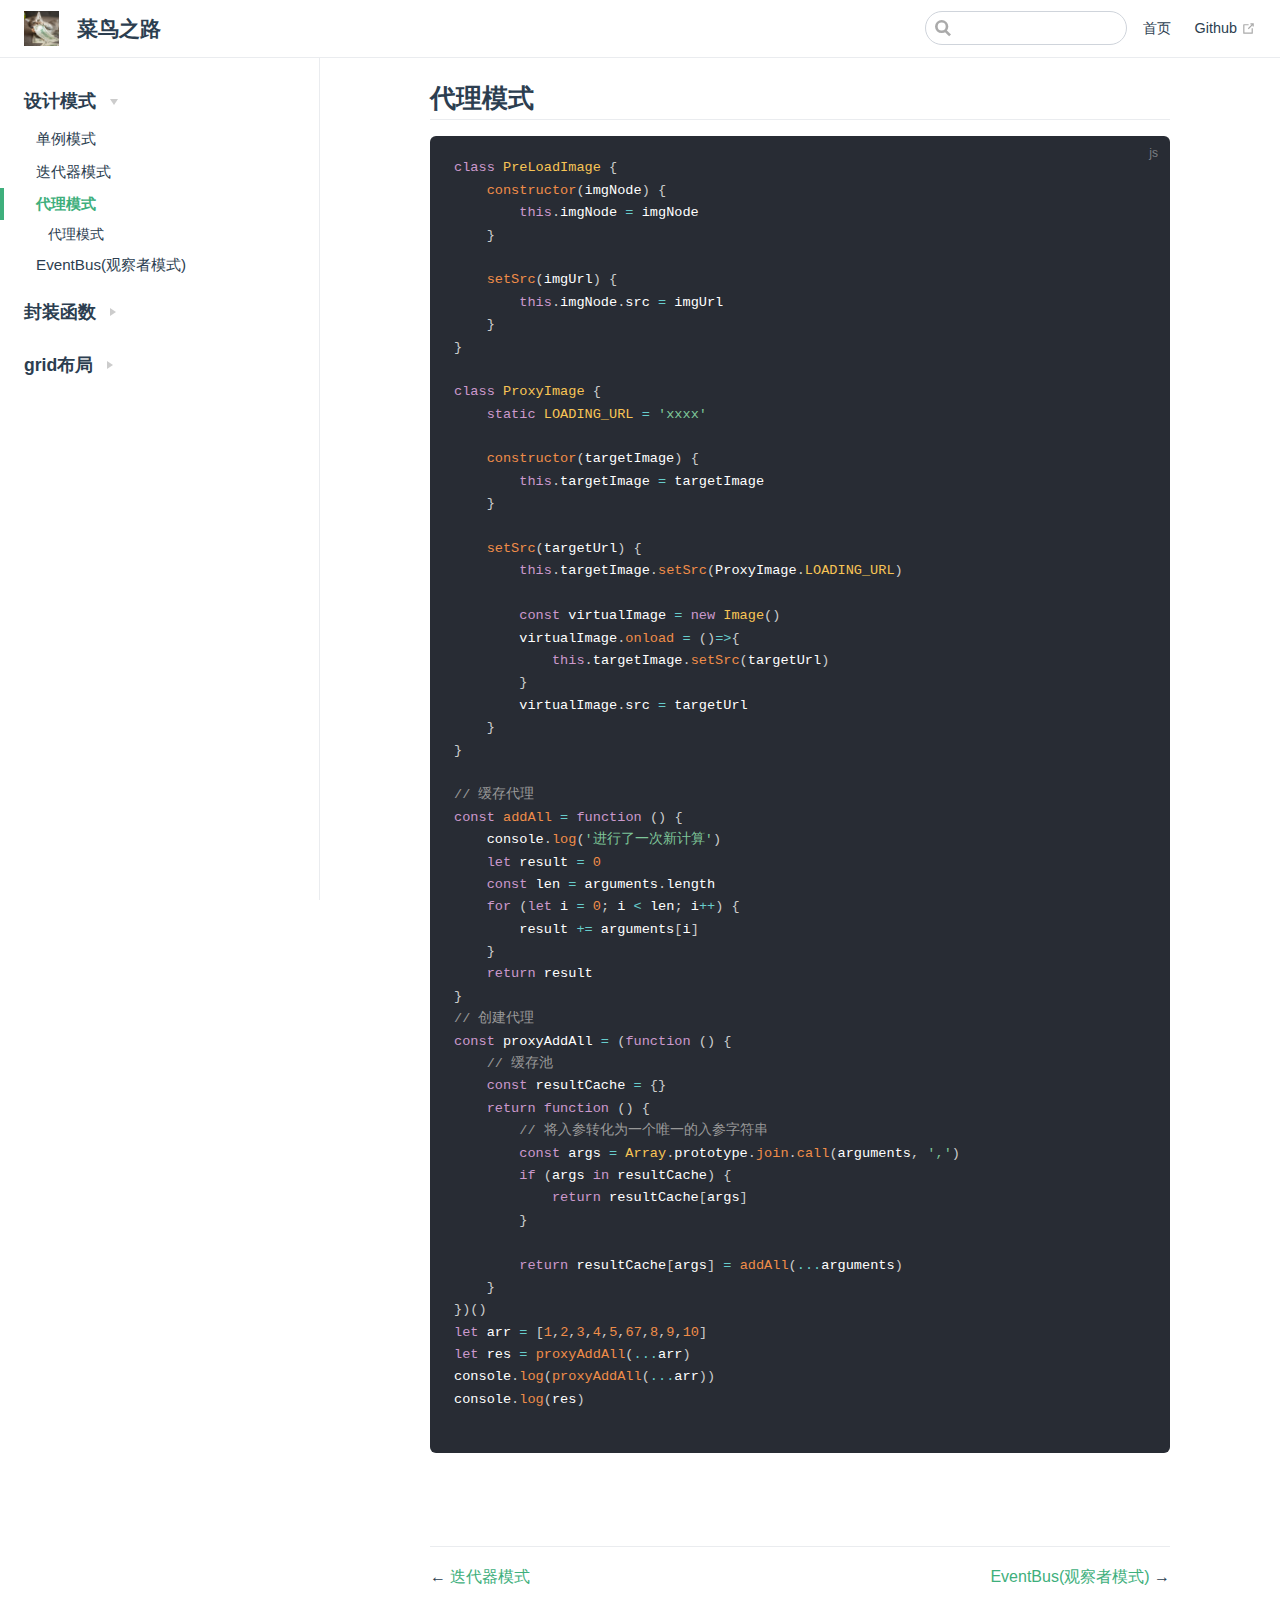
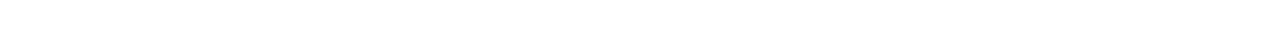
<file: pages/moshi/proxy.html>
<!DOCTYPE html>
<html lang="en-US">
  <head>
    <meta charset="utf-8">
    <meta name="viewport" content="width=device-width,initial-scale=1">
    <title>代理模式 | 菜鸟之路</title>
    <meta name="description" content="菜鸟的前端进阶之路">
    <link rel="icon" href="/timg.jpg">
    
    <link rel="preload" href="/assets/css/0.styles.0c186b4c.css" as="style"><link rel="preload" href="/assets/js/app.ecd86483.js" as="script"><link rel="preload" href="/assets/js/2.a474123e.js" as="script"><link rel="preload" href="/assets/js/13.0c843555.js" as="script"><link rel="prefetch" href="/assets/js/10.ecb85a1f.js"><link rel="prefetch" href="/assets/js/11.ccd39998.js"><link rel="prefetch" href="/assets/js/12.5e8ca8b3.js"><link rel="prefetch" href="/assets/js/14.1d643e5a.js"><link rel="prefetch" href="/assets/js/3.0bb2c87d.js"><link rel="prefetch" href="/assets/js/4.5c6eab2f.js"><link rel="prefetch" href="/assets/js/5.7a32d957.js"><link rel="prefetch" href="/assets/js/6.d721701c.js"><link rel="prefetch" href="/assets/js/7.f922ac76.js"><link rel="prefetch" href="/assets/js/8.506351f4.js"><link rel="prefetch" href="/assets/js/9.a2a505dc.js">
    <link rel="stylesheet" href="/assets/css/0.styles.0c186b4c.css">
  </head>
  <body>
    <div id="app" data-server-rendered="true"><div class="theme-container"><header class="navbar"><div class="sidebar-button"><svg xmlns="http://www.w3.org/2000/svg" aria-hidden="true" role="img" viewBox="0 0 448 512" class="icon"><path fill="currentColor" d="M436 124H12c-6.627 0-12-5.373-12-12V80c0-6.627 5.373-12 12-12h424c6.627 0 12 5.373 12 12v32c0 6.627-5.373 12-12 12zm0 160H12c-6.627 0-12-5.373-12-12v-32c0-6.627 5.373-12 12-12h424c6.627 0 12 5.373 12 12v32c0 6.627-5.373 12-12 12zm0 160H12c-6.627 0-12-5.373-12-12v-32c0-6.627 5.373-12 12-12h424c6.627 0 12 5.373 12 12v32c0 6.627-5.373 12-12 12z"></path></svg></div> <a href="/" class="home-link router-link-active"><img src="/timg.jpg" alt="菜鸟之路" class="logo"> <span class="site-name can-hide">菜鸟之路</span></a> <div class="links"><div class="search-box"><input aria-label="Search" autocomplete="off" spellcheck="false" value=""> <!----></div> <nav class="nav-links can-hide"><div class="nav-item"><a href="/" class="nav-link">首页</a></div><div class="nav-item"><a href="https://github.com/dwanda" target="_blank" rel="noopener noreferrer" class="nav-link external">
  Github
  <svg xmlns="http://www.w3.org/2000/svg" aria-hidden="true" x="0px" y="0px" viewBox="0 0 100 100" width="15" height="15" class="icon outbound"><path fill="currentColor" d="M18.8,85.1h56l0,0c2.2,0,4-1.8,4-4v-32h-8v28h-48v-48h28v-8h-32l0,0c-2.2,0-4,1.8-4,4v56C14.8,83.3,16.6,85.1,18.8,85.1z"></path> <polygon fill="currentColor" points="45.7,48.7 51.3,54.3 77.2,28.5 77.2,37.2 85.2,37.2 85.2,14.9 62.8,14.9 62.8,22.9 71.5,22.9"></polygon></svg></a></div> <!----></nav></div></header> <div class="sidebar-mask"></div> <aside class="sidebar"><nav class="nav-links"><div class="nav-item"><a href="/" class="nav-link">首页</a></div><div class="nav-item"><a href="https://github.com/dwanda" target="_blank" rel="noopener noreferrer" class="nav-link external">
  Github
  <svg xmlns="http://www.w3.org/2000/svg" aria-hidden="true" x="0px" y="0px" viewBox="0 0 100 100" width="15" height="15" class="icon outbound"><path fill="currentColor" d="M18.8,85.1h56l0,0c2.2,0,4-1.8,4-4v-32h-8v28h-48v-48h28v-8h-32l0,0c-2.2,0-4,1.8-4,4v56C14.8,83.3,16.6,85.1,18.8,85.1z"></path> <polygon fill="currentColor" points="45.7,48.7 51.3,54.3 77.2,28.5 77.2,37.2 85.2,37.2 85.2,14.9 62.8,14.9 62.8,22.9 71.5,22.9"></polygon></svg></a></div> <!----></nav>  <ul class="sidebar-links"><li><section class="sidebar-group collapsable depth-0"><p class="sidebar-heading open"><span>设计模式</span> <span class="arrow down"></span></p> <ul class="sidebar-links sidebar-group-items"><li><a href="/pages/moshi/Singleton.html" class="sidebar-link">单例模式</a></li><li><a href="/pages/moshi/Iterator.html" class="sidebar-link">迭代器模式</a></li><li><a href="/pages/moshi/proxy.html" class="active sidebar-link">代理模式</a><ul class="sidebar-sub-headers"><li class="sidebar-sub-header"><a href="/pages/moshi/proxy.html#代理模式" class="sidebar-link">代理模式</a></li></ul></li><li><a href="/pages/moshi/myBus.html" class="sidebar-link">EventBus(观察者模式)</a></li></ul></section></li><li><section class="sidebar-group collapsable depth-0"><p class="sidebar-heading"><span>封装函数</span> <span class="arrow right"></span></p> <!----></section></li><li><section class="sidebar-group collapsable depth-0"><p class="sidebar-heading"><span>grid布局</span> <span class="arrow right"></span></p> <!----></section></li></ul> </aside> <main class="page"> <div class="theme-default-content content__default"><h2 id="代理模式"><a href="#代理模式" class="header-anchor">#</a> 代理模式</h2> <div class="language-js extra-class"><pre class="language-js"><code><span class="token keyword">class</span> <span class="token class-name">PreLoadImage</span> <span class="token punctuation">{</span>
    <span class="token function">constructor</span><span class="token punctuation">(</span><span class="token parameter">imgNode</span><span class="token punctuation">)</span> <span class="token punctuation">{</span>
        <span class="token keyword">this</span><span class="token punctuation">.</span>imgNode <span class="token operator">=</span> imgNode
    <span class="token punctuation">}</span>

    <span class="token function">setSrc</span><span class="token punctuation">(</span><span class="token parameter">imgUrl</span><span class="token punctuation">)</span> <span class="token punctuation">{</span>
        <span class="token keyword">this</span><span class="token punctuation">.</span>imgNode<span class="token punctuation">.</span>src <span class="token operator">=</span> imgUrl
    <span class="token punctuation">}</span>
<span class="token punctuation">}</span>

<span class="token keyword">class</span> <span class="token class-name">ProxyImage</span> <span class="token punctuation">{</span>
    <span class="token keyword">static</span> <span class="token constant">LOADING_URL</span> <span class="token operator">=</span> <span class="token string">'xxxx'</span>
    
    <span class="token function">constructor</span><span class="token punctuation">(</span><span class="token parameter">targetImage</span><span class="token punctuation">)</span> <span class="token punctuation">{</span>
        <span class="token keyword">this</span><span class="token punctuation">.</span>targetImage <span class="token operator">=</span> targetImage
    <span class="token punctuation">}</span>

    <span class="token function">setSrc</span><span class="token punctuation">(</span><span class="token parameter">targetUrl</span><span class="token punctuation">)</span> <span class="token punctuation">{</span>
        <span class="token keyword">this</span><span class="token punctuation">.</span>targetImage<span class="token punctuation">.</span><span class="token function">setSrc</span><span class="token punctuation">(</span>ProxyImage<span class="token punctuation">.</span><span class="token constant">LOADING_URL</span><span class="token punctuation">)</span>

        <span class="token keyword">const</span> virtualImage <span class="token operator">=</span> <span class="token keyword">new</span> <span class="token class-name">Image</span><span class="token punctuation">(</span><span class="token punctuation">)</span>
        virtualImage<span class="token punctuation">.</span><span class="token function-variable function">onload</span> <span class="token operator">=</span> <span class="token punctuation">(</span><span class="token punctuation">)</span><span class="token operator">=&gt;</span><span class="token punctuation">{</span>
            <span class="token keyword">this</span><span class="token punctuation">.</span>targetImage<span class="token punctuation">.</span><span class="token function">setSrc</span><span class="token punctuation">(</span>targetUrl<span class="token punctuation">)</span>
        <span class="token punctuation">}</span>
        virtualImage<span class="token punctuation">.</span>src <span class="token operator">=</span> targetUrl
    <span class="token punctuation">}</span>
<span class="token punctuation">}</span>
 
<span class="token comment">// 缓存代理</span>
<span class="token keyword">const</span> <span class="token function-variable function">addAll</span> <span class="token operator">=</span> <span class="token keyword">function</span> <span class="token punctuation">(</span><span class="token punctuation">)</span> <span class="token punctuation">{</span>
    console<span class="token punctuation">.</span><span class="token function">log</span><span class="token punctuation">(</span><span class="token string">'进行了一次新计算'</span><span class="token punctuation">)</span>
    <span class="token keyword">let</span> result <span class="token operator">=</span> <span class="token number">0</span>
    <span class="token keyword">const</span> len <span class="token operator">=</span> arguments<span class="token punctuation">.</span>length
    <span class="token keyword">for</span> <span class="token punctuation">(</span><span class="token keyword">let</span> i <span class="token operator">=</span> <span class="token number">0</span><span class="token punctuation">;</span> i <span class="token operator">&lt;</span> len<span class="token punctuation">;</span> i<span class="token operator">++</span><span class="token punctuation">)</span> <span class="token punctuation">{</span>
        result <span class="token operator">+=</span> arguments<span class="token punctuation">[</span>i<span class="token punctuation">]</span>
    <span class="token punctuation">}</span>
    <span class="token keyword">return</span> result
<span class="token punctuation">}</span>
<span class="token comment">// 创建代理</span>
<span class="token keyword">const</span> proxyAddAll <span class="token operator">=</span> <span class="token punctuation">(</span><span class="token keyword">function</span> <span class="token punctuation">(</span><span class="token punctuation">)</span> <span class="token punctuation">{</span>
    <span class="token comment">// 缓存池</span>
    <span class="token keyword">const</span> resultCache <span class="token operator">=</span> <span class="token punctuation">{</span><span class="token punctuation">}</span>
    <span class="token keyword">return</span> <span class="token keyword">function</span> <span class="token punctuation">(</span><span class="token punctuation">)</span> <span class="token punctuation">{</span>
        <span class="token comment">// 将入参转化为一个唯一的入参字符串</span>
        <span class="token keyword">const</span> args <span class="token operator">=</span> <span class="token class-name">Array</span><span class="token punctuation">.</span>prototype<span class="token punctuation">.</span><span class="token function">join</span><span class="token punctuation">.</span><span class="token function">call</span><span class="token punctuation">(</span>arguments<span class="token punctuation">,</span> <span class="token string">','</span><span class="token punctuation">)</span>
        <span class="token keyword">if</span> <span class="token punctuation">(</span>args <span class="token keyword">in</span> resultCache<span class="token punctuation">)</span> <span class="token punctuation">{</span>
            <span class="token keyword">return</span> resultCache<span class="token punctuation">[</span>args<span class="token punctuation">]</span>
        <span class="token punctuation">}</span>

        <span class="token keyword">return</span> resultCache<span class="token punctuation">[</span>args<span class="token punctuation">]</span> <span class="token operator">=</span> <span class="token function">addAll</span><span class="token punctuation">(</span><span class="token operator">...</span>arguments<span class="token punctuation">)</span>
    <span class="token punctuation">}</span>
<span class="token punctuation">}</span><span class="token punctuation">)</span><span class="token punctuation">(</span><span class="token punctuation">)</span>
<span class="token keyword">let</span> arr <span class="token operator">=</span> <span class="token punctuation">[</span><span class="token number">1</span><span class="token punctuation">,</span><span class="token number">2</span><span class="token punctuation">,</span><span class="token number">3</span><span class="token punctuation">,</span><span class="token number">4</span><span class="token punctuation">,</span><span class="token number">5</span><span class="token punctuation">,</span><span class="token number">67</span><span class="token punctuation">,</span><span class="token number">8</span><span class="token punctuation">,</span><span class="token number">9</span><span class="token punctuation">,</span><span class="token number">10</span><span class="token punctuation">]</span>
<span class="token keyword">let</span> res <span class="token operator">=</span> <span class="token function">proxyAddAll</span><span class="token punctuation">(</span><span class="token operator">...</span>arr<span class="token punctuation">)</span>
console<span class="token punctuation">.</span><span class="token function">log</span><span class="token punctuation">(</span><span class="token function">proxyAddAll</span><span class="token punctuation">(</span><span class="token operator">...</span>arr<span class="token punctuation">)</span><span class="token punctuation">)</span>
console<span class="token punctuation">.</span><span class="token function">log</span><span class="token punctuation">(</span>res<span class="token punctuation">)</span>

</code></pre></div></div> <footer class="page-edit"><!----> <!----></footer> <div class="page-nav"><p class="inner"><span class="prev">
      ←
      <a href="/pages/moshi/Iterator.html" class="prev">迭代器模式</a></span> <span class="next"><a href="/pages/moshi/myBus.html">EventBus(观察者模式)</a>
      →
    </span></p></div> </main></div><div class="global-ui"></div></div>
    <script src="/assets/js/app.ecd86483.js" defer></script><script src="/assets/js/2.a474123e.js" defer></script><script src="/assets/js/13.0c843555.js" defer></script>
  </body>
</html>
</file>
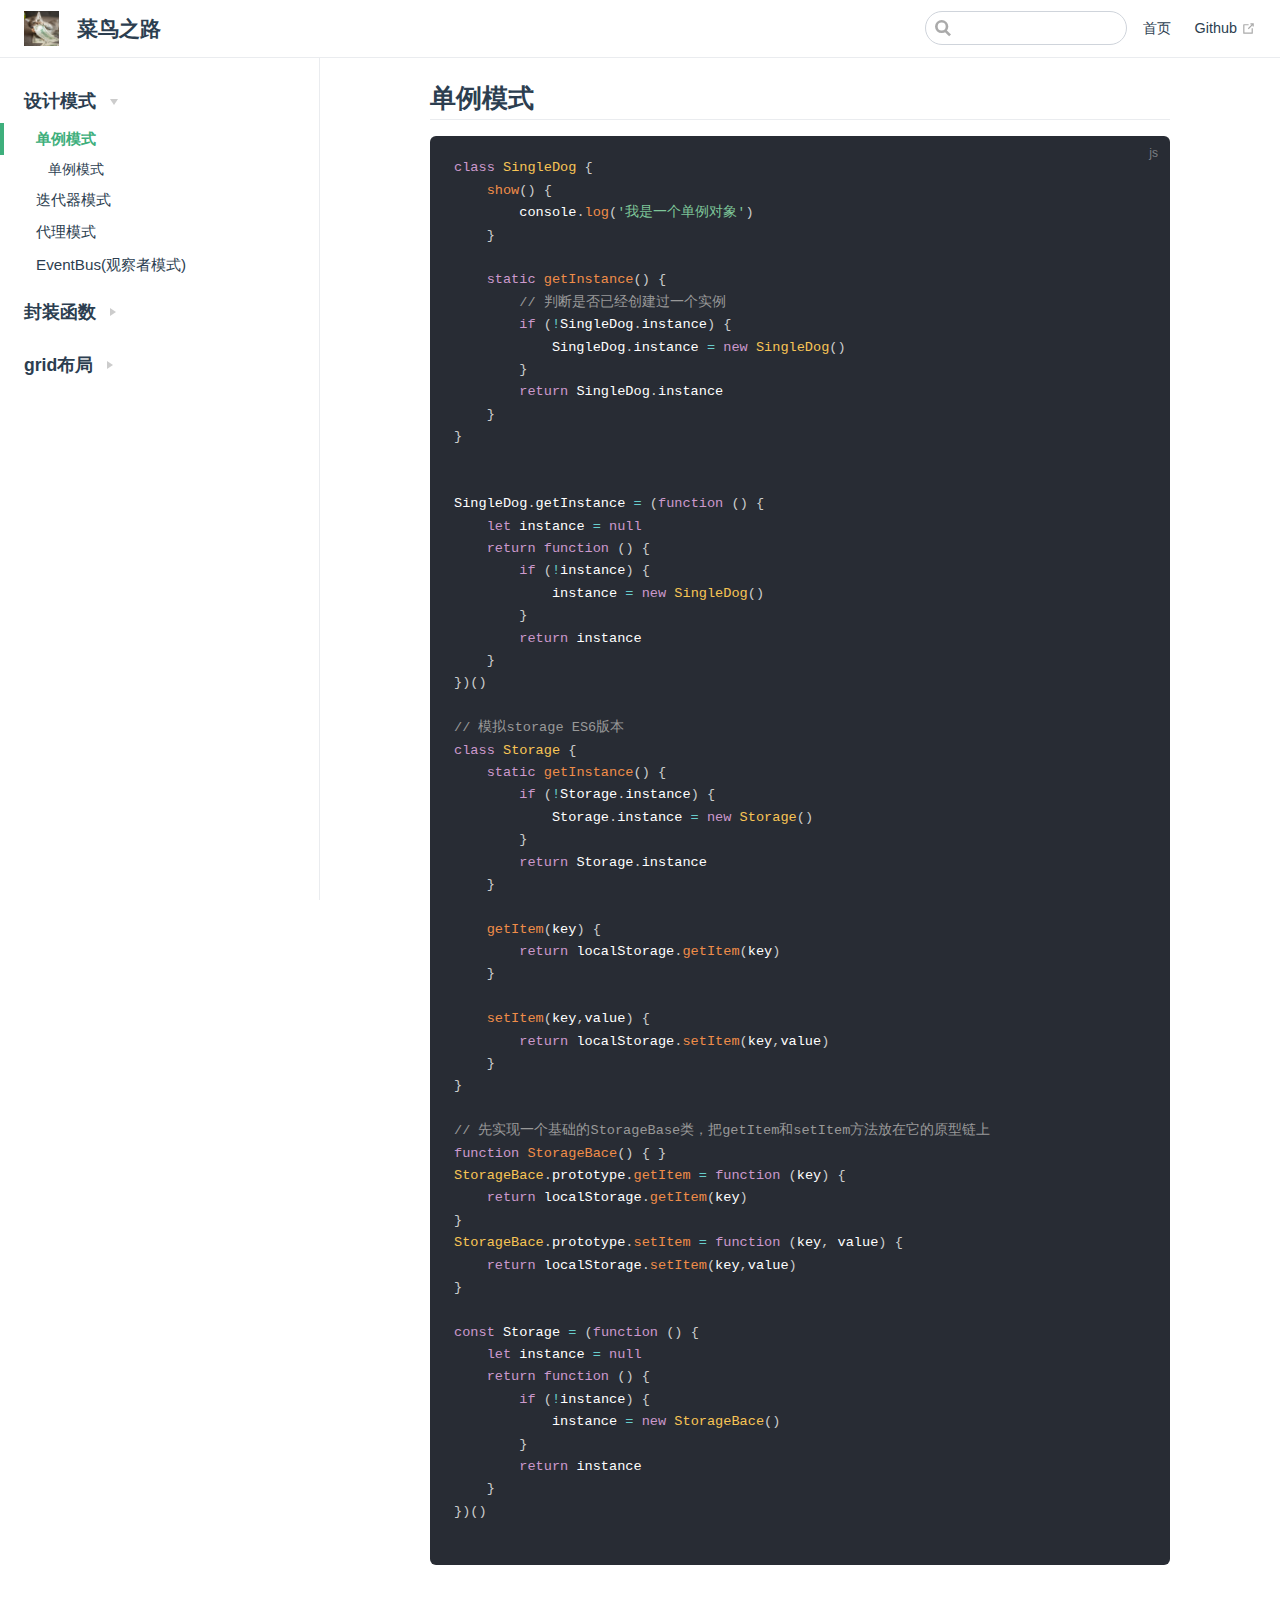
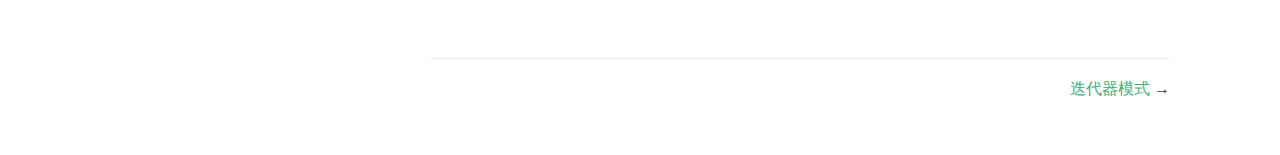
<file: pages/moshi/Singleton.html>
<!DOCTYPE html>
<html lang="en-US">
  <head>
    <meta charset="utf-8">
    <meta name="viewport" content="width=device-width,initial-scale=1">
    <title>单例模式 | 菜鸟之路</title>
    <meta name="description" content="菜鸟的前端进阶之路">
    <link rel="icon" href="/timg.jpg">
    
    <link rel="preload" href="/assets/css/0.styles.0c186b4c.css" as="style"><link rel="preload" href="/assets/js/app.ecd86483.js" as="script"><link rel="preload" href="/assets/js/2.a474123e.js" as="script"><link rel="preload" href="/assets/js/11.ccd39998.js" as="script"><link rel="prefetch" href="/assets/js/10.ecb85a1f.js"><link rel="prefetch" href="/assets/js/12.5e8ca8b3.js"><link rel="prefetch" href="/assets/js/13.0c843555.js"><link rel="prefetch" href="/assets/js/14.1d643e5a.js"><link rel="prefetch" href="/assets/js/3.0bb2c87d.js"><link rel="prefetch" href="/assets/js/4.5c6eab2f.js"><link rel="prefetch" href="/assets/js/5.7a32d957.js"><link rel="prefetch" href="/assets/js/6.d721701c.js"><link rel="prefetch" href="/assets/js/7.f922ac76.js"><link rel="prefetch" href="/assets/js/8.506351f4.js"><link rel="prefetch" href="/assets/js/9.a2a505dc.js">
    <link rel="stylesheet" href="/assets/css/0.styles.0c186b4c.css">
  </head>
  <body>
    <div id="app" data-server-rendered="true"><div class="theme-container"><header class="navbar"><div class="sidebar-button"><svg xmlns="http://www.w3.org/2000/svg" aria-hidden="true" role="img" viewBox="0 0 448 512" class="icon"><path fill="currentColor" d="M436 124H12c-6.627 0-12-5.373-12-12V80c0-6.627 5.373-12 12-12h424c6.627 0 12 5.373 12 12v32c0 6.627-5.373 12-12 12zm0 160H12c-6.627 0-12-5.373-12-12v-32c0-6.627 5.373-12 12-12h424c6.627 0 12 5.373 12 12v32c0 6.627-5.373 12-12 12zm0 160H12c-6.627 0-12-5.373-12-12v-32c0-6.627 5.373-12 12-12h424c6.627 0 12 5.373 12 12v32c0 6.627-5.373 12-12 12z"></path></svg></div> <a href="/" class="home-link router-link-active"><img src="/timg.jpg" alt="菜鸟之路" class="logo"> <span class="site-name can-hide">菜鸟之路</span></a> <div class="links"><div class="search-box"><input aria-label="Search" autocomplete="off" spellcheck="false" value=""> <!----></div> <nav class="nav-links can-hide"><div class="nav-item"><a href="/" class="nav-link">首页</a></div><div class="nav-item"><a href="https://github.com/dwanda" target="_blank" rel="noopener noreferrer" class="nav-link external">
  Github
  <svg xmlns="http://www.w3.org/2000/svg" aria-hidden="true" x="0px" y="0px" viewBox="0 0 100 100" width="15" height="15" class="icon outbound"><path fill="currentColor" d="M18.8,85.1h56l0,0c2.2,0,4-1.8,4-4v-32h-8v28h-48v-48h28v-8h-32l0,0c-2.2,0-4,1.8-4,4v56C14.8,83.3,16.6,85.1,18.8,85.1z"></path> <polygon fill="currentColor" points="45.7,48.7 51.3,54.3 77.2,28.5 77.2,37.2 85.2,37.2 85.2,14.9 62.8,14.9 62.8,22.9 71.5,22.9"></polygon></svg></a></div> <!----></nav></div></header> <div class="sidebar-mask"></div> <aside class="sidebar"><nav class="nav-links"><div class="nav-item"><a href="/" class="nav-link">首页</a></div><div class="nav-item"><a href="https://github.com/dwanda" target="_blank" rel="noopener noreferrer" class="nav-link external">
  Github
  <svg xmlns="http://www.w3.org/2000/svg" aria-hidden="true" x="0px" y="0px" viewBox="0 0 100 100" width="15" height="15" class="icon outbound"><path fill="currentColor" d="M18.8,85.1h56l0,0c2.2,0,4-1.8,4-4v-32h-8v28h-48v-48h28v-8h-32l0,0c-2.2,0-4,1.8-4,4v56C14.8,83.3,16.6,85.1,18.8,85.1z"></path> <polygon fill="currentColor" points="45.7,48.7 51.3,54.3 77.2,28.5 77.2,37.2 85.2,37.2 85.2,14.9 62.8,14.9 62.8,22.9 71.5,22.9"></polygon></svg></a></div> <!----></nav>  <ul class="sidebar-links"><li><section class="sidebar-group collapsable depth-0"><p class="sidebar-heading open"><span>设计模式</span> <span class="arrow down"></span></p> <ul class="sidebar-links sidebar-group-items"><li><a href="/pages/moshi/Singleton.html" class="active sidebar-link">单例模式</a><ul class="sidebar-sub-headers"><li class="sidebar-sub-header"><a href="/pages/moshi/Singleton.html#单例模式" class="sidebar-link">单例模式</a></li></ul></li><li><a href="/pages/moshi/Iterator.html" class="sidebar-link">迭代器模式</a></li><li><a href="/pages/moshi/proxy.html" class="sidebar-link">代理模式</a></li><li><a href="/pages/moshi/myBus.html" class="sidebar-link">EventBus(观察者模式)</a></li></ul></section></li><li><section class="sidebar-group collapsable depth-0"><p class="sidebar-heading"><span>封装函数</span> <span class="arrow right"></span></p> <!----></section></li><li><section class="sidebar-group collapsable depth-0"><p class="sidebar-heading"><span>grid布局</span> <span class="arrow right"></span></p> <!----></section></li></ul> </aside> <main class="page"> <div class="theme-default-content content__default"><h2 id="单例模式"><a href="#单例模式" class="header-anchor">#</a> 单例模式</h2> <div class="language-js extra-class"><pre class="language-js"><code><span class="token keyword">class</span> <span class="token class-name">SingleDog</span> <span class="token punctuation">{</span>
    <span class="token function">show</span><span class="token punctuation">(</span><span class="token punctuation">)</span> <span class="token punctuation">{</span>
        console<span class="token punctuation">.</span><span class="token function">log</span><span class="token punctuation">(</span><span class="token string">'我是一个单例对象'</span><span class="token punctuation">)</span>
    <span class="token punctuation">}</span>

    <span class="token keyword">static</span> <span class="token function">getInstance</span><span class="token punctuation">(</span><span class="token punctuation">)</span> <span class="token punctuation">{</span>
        <span class="token comment">// 判断是否已经创建过一个实例</span>
        <span class="token keyword">if</span> <span class="token punctuation">(</span><span class="token operator">!</span>SingleDog<span class="token punctuation">.</span>instance<span class="token punctuation">)</span> <span class="token punctuation">{</span>
            SingleDog<span class="token punctuation">.</span>instance <span class="token operator">=</span> <span class="token keyword">new</span> <span class="token class-name">SingleDog</span><span class="token punctuation">(</span><span class="token punctuation">)</span>
        <span class="token punctuation">}</span>
        <span class="token keyword">return</span> SingleDog<span class="token punctuation">.</span>instance
    <span class="token punctuation">}</span>
<span class="token punctuation">}</span>


SingleDog<span class="token punctuation">.</span>getInstance <span class="token operator">=</span> <span class="token punctuation">(</span><span class="token keyword">function</span> <span class="token punctuation">(</span><span class="token punctuation">)</span> <span class="token punctuation">{</span>
    <span class="token keyword">let</span> instance <span class="token operator">=</span> <span class="token keyword">null</span>
    <span class="token keyword">return</span> <span class="token keyword">function</span> <span class="token punctuation">(</span><span class="token punctuation">)</span> <span class="token punctuation">{</span>
        <span class="token keyword">if</span> <span class="token punctuation">(</span><span class="token operator">!</span>instance<span class="token punctuation">)</span> <span class="token punctuation">{</span>
            instance <span class="token operator">=</span> <span class="token keyword">new</span> <span class="token class-name">SingleDog</span><span class="token punctuation">(</span><span class="token punctuation">)</span>
        <span class="token punctuation">}</span>
        <span class="token keyword">return</span> instance
    <span class="token punctuation">}</span>
<span class="token punctuation">}</span><span class="token punctuation">)</span><span class="token punctuation">(</span><span class="token punctuation">)</span>

<span class="token comment">// 模拟storage ES6版本</span>
<span class="token keyword">class</span> <span class="token class-name">Storage</span> <span class="token punctuation">{</span>
    <span class="token keyword">static</span> <span class="token function">getInstance</span><span class="token punctuation">(</span><span class="token punctuation">)</span> <span class="token punctuation">{</span>
        <span class="token keyword">if</span> <span class="token punctuation">(</span><span class="token operator">!</span>Storage<span class="token punctuation">.</span>instance<span class="token punctuation">)</span> <span class="token punctuation">{</span>
            Storage<span class="token punctuation">.</span>instance <span class="token operator">=</span> <span class="token keyword">new</span> <span class="token class-name">Storage</span><span class="token punctuation">(</span><span class="token punctuation">)</span>
        <span class="token punctuation">}</span>
        <span class="token keyword">return</span> Storage<span class="token punctuation">.</span>instance
    <span class="token punctuation">}</span>

    <span class="token function">getItem</span><span class="token punctuation">(</span><span class="token parameter">key</span><span class="token punctuation">)</span> <span class="token punctuation">{</span>
        <span class="token keyword">return</span> localStorage<span class="token punctuation">.</span><span class="token function">getItem</span><span class="token punctuation">(</span>key<span class="token punctuation">)</span>
    <span class="token punctuation">}</span>

    <span class="token function">setItem</span><span class="token punctuation">(</span><span class="token parameter">key<span class="token punctuation">,</span>value</span><span class="token punctuation">)</span> <span class="token punctuation">{</span>
        <span class="token keyword">return</span> localStorage<span class="token punctuation">.</span><span class="token function">setItem</span><span class="token punctuation">(</span>key<span class="token punctuation">,</span>value<span class="token punctuation">)</span>
    <span class="token punctuation">}</span>
<span class="token punctuation">}</span>

<span class="token comment">// 先实现一个基础的StorageBase类，把getItem和setItem方法放在它的原型链上</span>
<span class="token keyword">function</span> <span class="token function">StorageBace</span><span class="token punctuation">(</span><span class="token punctuation">)</span> <span class="token punctuation">{</span> <span class="token punctuation">}</span>
<span class="token class-name">StorageBace</span><span class="token punctuation">.</span>prototype<span class="token punctuation">.</span><span class="token function-variable function">getItem</span> <span class="token operator">=</span> <span class="token keyword">function</span> <span class="token punctuation">(</span><span class="token parameter">key</span><span class="token punctuation">)</span> <span class="token punctuation">{</span>
    <span class="token keyword">return</span> localStorage<span class="token punctuation">.</span><span class="token function">getItem</span><span class="token punctuation">(</span>key<span class="token punctuation">)</span>
<span class="token punctuation">}</span>
<span class="token class-name">StorageBace</span><span class="token punctuation">.</span>prototype<span class="token punctuation">.</span><span class="token function-variable function">setItem</span> <span class="token operator">=</span> <span class="token keyword">function</span> <span class="token punctuation">(</span><span class="token parameter">key<span class="token punctuation">,</span> value</span><span class="token punctuation">)</span> <span class="token punctuation">{</span>
    <span class="token keyword">return</span> localStorage<span class="token punctuation">.</span><span class="token function">setItem</span><span class="token punctuation">(</span>key<span class="token punctuation">,</span>value<span class="token punctuation">)</span>
<span class="token punctuation">}</span>

<span class="token keyword">const</span> Storage <span class="token operator">=</span> <span class="token punctuation">(</span><span class="token keyword">function</span> <span class="token punctuation">(</span><span class="token punctuation">)</span> <span class="token punctuation">{</span>
    <span class="token keyword">let</span> instance <span class="token operator">=</span> <span class="token keyword">null</span>
    <span class="token keyword">return</span> <span class="token keyword">function</span> <span class="token punctuation">(</span><span class="token punctuation">)</span> <span class="token punctuation">{</span>
        <span class="token keyword">if</span> <span class="token punctuation">(</span><span class="token operator">!</span>instance<span class="token punctuation">)</span> <span class="token punctuation">{</span>
            instance <span class="token operator">=</span> <span class="token keyword">new</span> <span class="token class-name">StorageBace</span><span class="token punctuation">(</span><span class="token punctuation">)</span>
        <span class="token punctuation">}</span>
        <span class="token keyword">return</span> instance
    <span class="token punctuation">}</span>
<span class="token punctuation">}</span><span class="token punctuation">)</span><span class="token punctuation">(</span><span class="token punctuation">)</span>

</code></pre></div></div> <footer class="page-edit"><!----> <!----></footer> <div class="page-nav"><p class="inner"><!----> <span class="next"><a href="/pages/moshi/Iterator.html">迭代器模式</a>
      →
    </span></p></div> </main></div><div class="global-ui"></div></div>
    <script src="/assets/js/app.ecd86483.js" defer></script><script src="/assets/js/2.a474123e.js" defer></script><script src="/assets/js/11.ccd39998.js" defer></script>
  </body>
</html>
</file>
<file: assets/css/0.styles.0c186b4c.css>
#nprogress{pointer-events:none}#nprogress .bar{background:#3eaf7c;position:fixed;z-index:1031;top:0;left:0;width:100%;height:2px}#nprogress .peg{display:block;position:absolute;right:0;width:100px;height:100%;box-shadow:0 0 10px #3eaf7c,0 0 5px #3eaf7c;opacity:1;transform:rotate(3deg) translateY(-4px)}#nprogress .spinner{display:block;position:fixed;z-index:1031;top:15px;right:15px}#nprogress .spinner-icon{width:18px;height:18px;box-sizing:border-box;border-color:#3eaf7c transparent transparent #3eaf7c;border-style:solid;border-width:2px;border-radius:50%;animation:nprogress-spinner .4s linear infinite}.nprogress-custom-parent{overflow:hidden;position:relative}.nprogress-custom-parent #nprogress .bar,.nprogress-custom-parent #nprogress .spinner{position:absolute}@keyframes nprogress-spinner{0%{transform:rotate(0deg)}to{transform:rotate(1turn)}}.icon.outbound{color:#aaa;display:inline-block;vertical-align:middle;position:relative;top:-1px}.home{padding:3.6rem 2rem 0;max-width:960px;margin:0 auto;display:block}.home .hero{text-align:center}.home .hero img{max-width:100%;max-height:280px;display:block;margin:3rem auto 1.5rem}.home .hero h1{font-size:3rem}.home .hero .action,.home .hero .description,.home .hero h1{margin:1.8rem auto}.home .hero .description{max-width:35rem;font-size:1.6rem;line-height:1.3;color:#6a8bad}.home .hero .action-button{display:inline-block;font-size:1.2rem;color:#fff;background-color:#3eaf7c;padding:.8rem 1.6rem;border-radius:4px;transition:background-color .1s ease;box-sizing:border-box;border-bottom:1px solid #389d70}.home .hero .action-button:hover{background-color:#4abf8a}.home .features{border-top:1px solid #eaecef;padding:1.2rem 0;margin-top:2.5rem;display:flex;flex-wrap:wrap;align-items:flex-start;align-content:stretch;justify-content:space-between}.home .feature{flex-grow:1;flex-basis:30%;max-width:30%}.home .feature h2{font-size:1.4rem;font-weight:500;border-bottom:none;padding-bottom:0;color:#3a5169}.home .feature p{color:#4e6e8e}.home .footer{padding:2.5rem;border-top:1px solid #eaecef;text-align:center;color:#4e6e8e}@media (max-width:719px){.home .features{flex-direction:column}.home .feature{max-width:100%;padding:0 2.5rem}}@media (max-width:419px){.home{padding-left:1.5rem;padding-right:1.5rem}.home .hero img{max-height:210px;margin:2rem auto 1.2rem}.home .hero h1{font-size:2rem}.home .hero .action,.home .hero .description,.home .hero h1{margin:1.2rem auto}.home .hero .description{font-size:1.2rem}.home .hero .action-button{font-size:1rem;padding:.6rem 1.2rem}.home .feature h2{font-size:1.25rem}}.search-box{display:inline-block;position:relative;margin-right:1rem}.search-box input{cursor:text;width:10rem;height:2rem;color:#4e6e8e;display:inline-block;border:1px solid #cfd4db;border-radius:2rem;font-size:.9rem;line-height:2rem;padding:0 .5rem 0 2rem;outline:none;transition:all .2s ease;background:#fff url(/assets/img/search.83621669.svg) .6rem .5rem no-repeat;background-size:1rem}.search-box input:focus{cursor:auto;border-color:#3eaf7c}.search-box .suggestions{background:#fff;width:20rem;position:absolute;top:1.5rem;border:1px solid #cfd4db;border-radius:6px;padding:.4rem;list-style-type:none}.search-box .suggestions.align-right{right:0}.search-box .suggestion{line-height:1.4;padding:.4rem .6rem;border-radius:4px;cursor:pointer}.search-box .suggestion a{white-space:normal;color:#5d82a6}.search-box .suggestion a .page-title{font-weight:600}.search-box .suggestion a .header{font-size:.9em;margin-left:.25em}.search-box .suggestion.focused{background-color:#f3f4f5}.search-box .suggestion.focused a{color:#3eaf7c}@media (max-width:959px){.search-box input{cursor:pointer;width:0;border-color:transparent;position:relative}.search-box input:focus{cursor:text;left:0;width:10rem}}@media (-ms-high-contrast:none){.search-box input{height:2rem}}@media (max-width:959px) and (min-width:719px){.search-box .suggestions{left:0}}@media (max-width:719px){.search-box{margin-right:0}.search-box input{left:1rem}.search-box .suggestions{right:0}}@media (max-width:419px){.search-box .suggestions{width:calc(100vw - 4rem)}.search-box input:focus{width:8rem}}.sidebar-button{cursor:pointer;display:none;width:1.25rem;height:1.25rem;position:absolute;padding:.6rem;top:.6rem;left:1rem}.sidebar-button .icon{display:block;width:1.25rem;height:1.25rem}@media (max-width:719px){.sidebar-button{display:block}}.dropdown-enter,.dropdown-leave-to{height:0!important}.dropdown-wrapper{cursor:pointer}.dropdown-wrapper .dropdown-title{display:block;font-size:.9rem;font-family:inherit;cursor:inherit;padding:inherit;line-height:1.4rem;background:transparent;border:none;font-weight:500;color:#2c3e50}.dropdown-wrapper .dropdown-title:hover{border-color:transparent}.dropdown-wrapper .dropdown-title .arrow{vertical-align:middle;margin-top:-1px;margin-left:.4rem}.dropdown-wrapper .nav-dropdown .dropdown-item{color:inherit;line-height:1.7rem}.dropdown-wrapper .nav-dropdown .dropdown-item h4{margin:.45rem 0 0;border-top:1px solid #eee;padding:.45rem 1.5rem 0 1.25rem}.dropdown-wrapper .nav-dropdown .dropdown-item .dropdown-subitem-wrapper{padding:0;list-style:none}.dropdown-wrapper .nav-dropdown .dropdown-item .dropdown-subitem-wrapper .dropdown-subitem{font-size:.9em}.dropdown-wrapper .nav-dropdown .dropdown-item a{display:block;line-height:1.7rem;position:relative;border-bottom:none;font-weight:400;margin-bottom:0;padding:0 1.5rem 0 1.25rem}.dropdown-wrapper .nav-dropdown .dropdown-item a.router-link-active,.dropdown-wrapper .nav-dropdown .dropdown-item a:hover{color:#3eaf7c}.dropdown-wrapper .nav-dropdown .dropdown-item a.router-link-active:after{content:"";width:0;height:0;border-left:5px solid #3eaf7c;border-top:3px solid transparent;border-bottom:3px solid transparent;position:absolute;top:calc(50% - 2px);left:9px}.dropdown-wrapper .nav-dropdown .dropdown-item:first-child h4{margin-top:0;padding-top:0;border-top:0}@media (max-width:719px){.dropdown-wrapper.open .dropdown-title{margin-bottom:.5rem}.dropdown-wrapper .dropdown-title{font-weight:600;font-size:inherit}.dropdown-wrapper .dropdown-title:hover{color:#3eaf7c}.dropdown-wrapper .nav-dropdown{transition:height .1s ease-out;overflow:hidden}.dropdown-wrapper .nav-dropdown .dropdown-item h4{border-top:0;margin-top:0;padding-top:0}.dropdown-wrapper .nav-dropdown .dropdown-item>a,.dropdown-wrapper .nav-dropdown .dropdown-item h4{font-size:15px;line-height:2rem}.dropdown-wrapper .nav-dropdown .dropdown-item .dropdown-subitem{font-size:14px;padding-left:1rem}}@media (min-width:719px){.dropdown-wrapper{height:1.8rem}.dropdown-wrapper.open .nav-dropdown,.dropdown-wrapper:hover .nav-dropdown{display:block!important}.dropdown-wrapper.open:blur{display:none}.dropdown-wrapper .dropdown-title .arrow{border-left:4px solid transparent;border-right:4px solid transparent;border-top:6px solid #ccc;border-bottom:0}.dropdown-wrapper .nav-dropdown{display:none;height:auto!important;box-sizing:border-box;max-height:calc(100vh - 2.7rem);overflow-y:auto;position:absolute;top:100%;right:0;background-color:#fff;padding:.6rem 0;border:1px solid;border-color:#ddd #ddd #ccc;text-align:left;border-radius:.25rem;white-space:nowrap;margin:0}}.nav-links{display:inline-block}.nav-links a{line-height:1.4rem;color:inherit}.nav-links a.router-link-active,.nav-links a:hover{color:#3eaf7c}.nav-links .nav-item{position:relative;display:inline-block;margin-left:1.5rem;line-height:2rem}.nav-links .nav-item:first-child{margin-left:0}.nav-links .repo-link{margin-left:1.5rem}@media (max-width:719px){.nav-links .nav-item,.nav-links .repo-link{margin-left:0}}@media (min-width:719px){.nav-links a.router-link-active,.nav-links a:hover{color:#2c3e50}.nav-item>a:not(.external).router-link-active,.nav-item>a:not(.external):hover{margin-bottom:-2px;border-bottom:2px solid #46bd87}}.navbar{padding:.7rem 1.5rem;line-height:2.2rem}.navbar a,.navbar img,.navbar span{display:inline-block}.navbar .logo{height:2.2rem;min-width:2.2rem;margin-right:.8rem;vertical-align:top}.navbar .site-name{font-size:1.3rem;font-weight:600;color:#2c3e50;position:relative}.navbar .links{padding-left:1.5rem;box-sizing:border-box;background-color:#fff;white-space:nowrap;font-size:.9rem;position:absolute;right:1.5rem;top:.7rem;display:flex}.navbar .links .search-box{flex:0 0 auto;vertical-align:top}@media (max-width:719px){.navbar{padding-left:4rem}.navbar .can-hide{display:none}.navbar .links{padding-left:1.5rem}.navbar .site-name{width:calc(100vw - 9.4rem);overflow:hidden;white-space:nowrap;text-overflow:ellipsis}}.page-edit{max-width:740px;margin:0 auto;padding:2rem 2.5rem}@media (max-width:959px){.page-edit{padding:2rem}}@media (max-width:419px){.page-edit{padding:1.5rem}}.page-edit{padding-top:1rem;padding-bottom:1rem;overflow:auto}.page-edit .edit-link{display:inline-block}.page-edit .edit-link a{color:#4e6e8e;margin-right:.25rem}.page-edit .last-updated{float:right;font-size:.9em}.page-edit .last-updated .prefix{font-weight:500;color:#4e6e8e}.page-edit .last-updated .time{font-weight:400;color:#aaa}@media (max-width:719px){.page-edit .edit-link{margin-bottom:.5rem}.page-edit .last-updated{font-size:.8em;float:none;text-align:left}}.page-nav{max-width:740px;margin:0 auto;padding:2rem 2.5rem}@media (max-width:959px){.page-nav{padding:2rem}}@media (max-width:419px){.page-nav{padding:1.5rem}}.page-nav{padding-top:1rem;padding-bottom:0}.page-nav .inner{min-height:2rem;margin-top:0;border-top:1px solid #eaecef;padding-top:1rem;overflow:auto}.page-nav .next{float:right}.page{padding-bottom:2rem;display:block}.sidebar-group .sidebar-group{padding-left:.5em}.sidebar-group:not(.collapsable) .sidebar-heading:not(.clickable){cursor:auto;color:inherit}.sidebar-group.is-sub-group{padding-left:0}.sidebar-group.is-sub-group>.sidebar-heading{font-size:.95em;line-height:1.4;font-weight:400;padding-left:2rem}.sidebar-group.is-sub-group>.sidebar-heading:not(.clickable){opacity:.5}.sidebar-group.is-sub-group>.sidebar-group-items{padding-left:1rem}.sidebar-group.is-sub-group>.sidebar-group-items>li>.sidebar-link{font-size:.95em;border-left:none}.sidebar-group.depth-2>.sidebar-heading{border-left:none}.sidebar-heading{color:#2c3e50;transition:color .15s ease;cursor:pointer;font-size:1.1em;font-weight:700;padding:.35rem 1.5rem .35rem 1.25rem;width:100%;box-sizing:border-box;margin:0;border-left:.25rem solid transparent}.sidebar-heading.open,.sidebar-heading:hover{color:inherit}.sidebar-heading .arrow{position:relative;top:-.12em;left:.5em}.sidebar-heading.clickable.active{font-weight:600;color:#3eaf7c;border-left-color:#3eaf7c}.sidebar-heading.clickable:hover{color:#3eaf7c}.sidebar-group-items{transition:height .1s ease-out;font-size:.95em;overflow:hidden}.sidebar .sidebar-sub-headers{padding-left:1rem;font-size:.95em}a.sidebar-link{font-size:1em;font-weight:400;display:inline-block;color:#2c3e50;border-left:.25rem solid transparent;padding:.35rem 1rem .35rem 1.25rem;line-height:1.4;width:100%;box-sizing:border-box}a.sidebar-link:hover{color:#3eaf7c}a.sidebar-link.active{font-weight:600;color:#3eaf7c;border-left-color:#3eaf7c}.sidebar-group a.sidebar-link{padding-left:2rem}.sidebar-sub-headers a.sidebar-link{padding-top:.25rem;padding-bottom:.25rem;border-left:none}.sidebar-sub-headers a.sidebar-link.active{font-weight:500}.sidebar ul{padding:0;margin:0;list-style-type:none}.sidebar a{display:inline-block}.sidebar .nav-links{display:none;border-bottom:1px solid #eaecef;padding:.5rem 0 .75rem}.sidebar .nav-links a{font-weight:600}.sidebar .nav-links .nav-item,.sidebar .nav-links .repo-link{display:block;line-height:1.25rem;font-size:1.1em;padding:.5rem 0 .5rem 1.5rem}.sidebar>.sidebar-links{padding:1.5rem 0}.sidebar>.sidebar-links>li>a.sidebar-link{font-size:1.1em;line-height:1.7;font-weight:700}.sidebar>.sidebar-links>li:not(:first-child){margin-top:.75rem}@media (max-width:719px){.sidebar .nav-links{display:block}.sidebar .nav-links .dropdown-wrapper .nav-dropdown .dropdown-item a.router-link-active:after{top:calc(1rem - 2px)}.sidebar>.sidebar-links{padding:1rem 0}}code[class*=language-],pre[class*=language-]{color:#ccc;background:none;font-family:Consolas,Monaco,Andale Mono,Ubuntu Mono,monospace;font-size:1em;text-align:left;white-space:pre;word-spacing:normal;word-break:normal;word-wrap:normal;line-height:1.5;-moz-tab-size:4;-o-tab-size:4;tab-size:4;-webkit-hyphens:none;-ms-hyphens:none;hyphens:none}pre[class*=language-]{padding:1em;margin:.5em 0;overflow:auto}:not(pre)>code[class*=language-],pre[class*=language-]{background:#2d2d2d}:not(pre)>code[class*=language-]{padding:.1em;border-radius:.3em;white-space:normal}.token.block-comment,.token.cdata,.token.comment,.token.doctype,.token.prolog{color:#999}.token.punctuation{color:#ccc}.token.attr-name,.token.deleted,.token.namespace,.token.tag{color:#e2777a}.token.function-name{color:#6196cc}.token.boolean,.token.function,.token.number{color:#f08d49}.token.class-name,.token.constant,.token.property,.token.symbol{color:#f8c555}.token.atrule,.token.builtin,.token.important,.token.keyword,.token.selector{color:#cc99cd}.token.attr-value,.token.char,.token.regex,.token.string,.token.variable{color:#7ec699}.token.entity,.token.operator,.token.url{color:#67cdcc}.token.bold,.token.important{font-weight:700}.token.italic{font-style:italic}.token.entity{cursor:help}.token.inserted{color:green}.theme-default-content code{color:#476582;padding:.25rem .5rem;margin:0;font-size:.85em;background-color:rgba(27,31,35,.05);border-radius:3px}.theme-default-content code .token.deleted{color:#ec5975}.theme-default-content code .token.inserted{color:#3eaf7c}.theme-default-content pre,.theme-default-content pre[class*=language-]{line-height:1.4;padding:1.25rem 1.5rem;margin:.85rem 0;background-color:#282c34;border-radius:6px;overflow:auto}.theme-default-content pre[class*=language-] code,.theme-default-content pre code{color:#fff;padding:0;background-color:transparent;border-radius:0}div[class*=language-]{position:relative;background-color:#282c34;border-radius:6px}div[class*=language-] .highlight-lines{-webkit-user-select:none;-ms-user-select:none;user-select:none;padding-top:1.3rem;position:absolute;top:0;left:0;width:100%;line-height:1.4}div[class*=language-] .highlight-lines .highlighted{background-color:rgba(0,0,0,.66)}div[class*=language-] pre,div[class*=language-] pre[class*=language-]{background:transparent;position:relative;z-index:1}div[class*=language-]:before{position:absolute;z-index:3;top:.8em;right:1em;font-size:.75rem;color:hsla(0,0%,100%,.4)}div[class*=language-]:not(.line-numbers-mode) .line-numbers-wrapper{display:none}div[class*=language-].line-numbers-mode .highlight-lines .highlighted{position:relative}div[class*=language-].line-numbers-mode .highlight-lines .highlighted:before{content:" ";position:absolute;z-index:3;left:0;top:0;display:block;width:3.5rem;height:100%;background-color:rgba(0,0,0,.66)}div[class*=language-].line-numbers-mode pre{padding-left:4.5rem;vertical-align:middle}div[class*=language-].line-numbers-mode .line-numbers-wrapper{position:absolute;top:0;width:3.5rem;text-align:center;color:hsla(0,0%,100%,.3);padding:1.25rem 0;line-height:1.4}div[class*=language-].line-numbers-mode .line-numbers-wrapper br{-webkit-user-select:none;-ms-user-select:none;user-select:none}div[class*=language-].line-numbers-mode .line-numbers-wrapper .line-number{position:relative;z-index:4;-webkit-user-select:none;-ms-user-select:none;user-select:none;font-size:.85em}div[class*=language-].line-numbers-mode:after{content:"";position:absolute;z-index:2;top:0;left:0;width:3.5rem;height:100%;border-radius:6px 0 0 6px;border-right:1px solid rgba(0,0,0,.66);background-color:#282c34}div[class~=language-js]:before{content:"js"}div[class~=language-ts]:before{content:"ts"}div[class~=language-html]:before{content:"html"}div[class~=language-md]:before{content:"md"}div[class~=language-vue]:before{content:"vue"}div[class~=language-css]:before{content:"css"}div[class~=language-sass]:before{content:"sass"}div[class~=language-scss]:before{content:"scss"}div[class~=language-less]:before{content:"less"}div[class~=language-stylus]:before{content:"stylus"}div[class~=language-go]:before{content:"go"}div[class~=language-java]:before{content:"java"}div[class~=language-c]:before{content:"c"}div[class~=language-sh]:before{content:"sh"}div[class~=language-yaml]:before{content:"yaml"}div[class~=language-py]:before{content:"py"}div[class~=language-docker]:before{content:"docker"}div[class~=language-dockerfile]:before{content:"dockerfile"}div[class~=language-makefile]:before{content:"makefile"}div[class~=language-javascript]:before{content:"js"}div[class~=language-typescript]:before{content:"ts"}div[class~=language-markup]:before{content:"html"}div[class~=language-markdown]:before{content:"md"}div[class~=language-json]:before{content:"json"}div[class~=language-ruby]:before{content:"rb"}div[class~=language-python]:before{content:"py"}div[class~=language-bash]:before{content:"sh"}div[class~=language-php]:before{content:"php"}.custom-block .custom-block-title{font-weight:600;margin-bottom:-.4rem}.custom-block.danger,.custom-block.tip,.custom-block.warning{padding:.1rem 1.5rem;border-left-width:.5rem;border-left-style:solid;margin:1rem 0}.custom-block.tip{background-color:#f3f5f7;border-color:#42b983}.custom-block.warning{background-color:rgba(255,229,100,.3);border-color:#e7c000;color:#6b5900}.custom-block.warning .custom-block-title{color:#b29400}.custom-block.warning a{color:#2c3e50}.custom-block.danger{background-color:#ffe6e6;border-color:#c00;color:#4d0000}.custom-block.danger .custom-block-title{color:#900}.custom-block.danger a{color:#2c3e50}.arrow{display:inline-block;width:0;height:0}.arrow.up{border-bottom:6px solid #ccc}.arrow.down,.arrow.up{border-left:4px solid transparent;border-right:4px solid transparent}.arrow.down{border-top:6px solid #ccc}.arrow.right{border-left:6px solid #ccc}.arrow.left,.arrow.right{border-top:4px solid transparent;border-bottom:4px solid transparent}.arrow.left{border-right:6px solid #ccc}.theme-default-content:not(.custom){max-width:740px;margin:0 auto;padding:2rem 2.5rem}@media (max-width:959px){.theme-default-content:not(.custom){padding:2rem}}@media (max-width:419px){.theme-default-content:not(.custom){padding:1.5rem}}.table-of-contents .badge{vertical-align:middle}body,html{padding:0;margin:0;background-color:#fff}body{font-family:-apple-system,BlinkMacSystemFont,Segoe UI,Roboto,Oxygen,Ubuntu,Cantarell,Fira Sans,Droid Sans,Helvetica Neue,sans-serif;-webkit-font-smoothing:antialiased;-moz-osx-font-smoothing:grayscale;font-size:16px;color:#2c3e50}.page{padding-left:20rem}.navbar{z-index:20;right:0;height:3.6rem;background-color:#fff;box-sizing:border-box;border-bottom:1px solid #eaecef}.navbar,.sidebar-mask{position:fixed;top:0;left:0}.sidebar-mask{z-index:9;width:100vw;height:100vh;display:none}.sidebar{font-size:16px;background-color:#fff;width:20rem;position:fixed;z-index:10;margin:0;top:3.6rem;left:0;bottom:0;box-sizing:border-box;border-right:1px solid #eaecef;overflow-y:auto}.theme-default-content:not(.custom)>:first-child{margin-top:3.6rem}.theme-default-content:not(.custom) a:hover{text-decoration:underline}.theme-default-content:not(.custom) p.demo{padding:1rem 1.5rem;border:1px solid #ddd;border-radius:4px}.theme-default-content:not(.custom) img{max-width:100%}.theme-default-content.custom{padding:0;margin:0}.theme-default-content.custom img{max-width:100%}a{font-weight:500;text-decoration:none}a,p a code{color:#3eaf7c}p a code{font-weight:400}kbd{background:#eee;border:.15rem solid #ddd;border-bottom:.25rem solid #ddd;border-radius:.15rem;padding:0 .15em}blockquote{font-size:1rem;color:#999;border-left:.2rem solid #dfe2e5;margin:1rem 0;padding:.25rem 0 .25rem 1rem}blockquote>p{margin:0}ol,ul{padding-left:1.2em}strong{font-weight:600}h1,h2,h3,h4,h5,h6{font-weight:600;line-height:1.25}.theme-default-content:not(.custom)>h1,.theme-default-content:not(.custom)>h2,.theme-default-content:not(.custom)>h3,.theme-default-content:not(.custom)>h4,.theme-default-content:not(.custom)>h5,.theme-default-content:not(.custom)>h6{margin-top:-3.1rem;padding-top:4.6rem;margin-bottom:0}.theme-default-content:not(.custom)>h1:first-child,.theme-default-content:not(.custom)>h2:first-child,.theme-default-content:not(.custom)>h3:first-child,.theme-default-content:not(.custom)>h4:first-child,.theme-default-content:not(.custom)>h5:first-child,.theme-default-content:not(.custom)>h6:first-child{margin-top:-1.5rem;margin-bottom:1rem}.theme-default-content:not(.custom)>h1:first-child+.custom-block,.theme-default-content:not(.custom)>h1:first-child+p,.theme-default-content:not(.custom)>h1:first-child+pre,.theme-default-content:not(.custom)>h2:first-child+.custom-block,.theme-default-content:not(.custom)>h2:first-child+p,.theme-default-content:not(.custom)>h2:first-child+pre,.theme-default-content:not(.custom)>h3:first-child+.custom-block,.theme-default-content:not(.custom)>h3:first-child+p,.theme-default-content:not(.custom)>h3:first-child+pre,.theme-default-content:not(.custom)>h4:first-child+.custom-block,.theme-default-content:not(.custom)>h4:first-child+p,.theme-default-content:not(.custom)>h4:first-child+pre,.theme-default-content:not(.custom)>h5:first-child+.custom-block,.theme-default-content:not(.custom)>h5:first-child+p,.theme-default-content:not(.custom)>h5:first-child+pre,.theme-default-content:not(.custom)>h6:first-child+.custom-block,.theme-default-content:not(.custom)>h6:first-child+p,.theme-default-content:not(.custom)>h6:first-child+pre{margin-top:2rem}h1:hover .header-anchor,h2:hover .header-anchor,h3:hover .header-anchor,h4:hover .header-anchor,h5:hover .header-anchor,h6:hover .header-anchor{opacity:1}h1{font-size:2.2rem}h2{font-size:1.65rem;padding-bottom:.3rem;border-bottom:1px solid #eaecef}h3{font-size:1.35rem}a.header-anchor{font-size:.85em;float:left;margin-left:-.87em;padding-right:.23em;margin-top:.125em;opacity:0}a.header-anchor:hover{text-decoration:none}.line-number,code,kbd{font-family:source-code-pro,Menlo,Monaco,Consolas,Courier New,monospace}ol,p,ul{line-height:1.7}hr{border:0;border-top:1px solid #eaecef}table{border-collapse:collapse;margin:1rem 0;display:block;overflow-x:auto}tr{border-top:1px solid #dfe2e5}tr:nth-child(2n){background-color:#f6f8fa}td,th{border:1px solid #dfe2e5;padding:.6em 1em}.theme-container.sidebar-open .sidebar-mask{display:block}.theme-container.no-navbar .theme-default-content:not(.custom)>h1,.theme-container.no-navbar h2,.theme-container.no-navbar h3,.theme-container.no-navbar h4,.theme-container.no-navbar h5,.theme-container.no-navbar h6{margin-top:1.5rem;padding-top:0}.theme-container.no-navbar .sidebar{top:0}@media (min-width:720px){.theme-container.no-sidebar .sidebar{display:none}.theme-container.no-sidebar .page{padding-left:0}}@media (max-width:959px){.sidebar{font-size:15px;width:16.4rem}.page{padding-left:16.4rem}}@media (max-width:719px){.sidebar{top:0;padding-top:3.6rem;transform:translateX(-100%);transition:transform .2s ease}.page{padding-left:0}.theme-container.sidebar-open .sidebar{transform:translateX(0)}.theme-container.no-navbar .sidebar{padding-top:0}}@media (max-width:419px){h1{font-size:1.9rem}.theme-default-content div[class*=language-]{margin:.85rem -1.5rem;border-radius:0}}.box[data-v-6f0a1772]{display:grid;color:#fff;padding:20px;grid-template-columns:repeat(3,143px);grid-template-rows:repeat(4,84px);align-content:center;-webkit-box-pack:center;justify-content:center;gap:10px}.box>i[data-v-6f0a1772]{text-align:center;background-color:#fa6b5b}.box>i[data-v-6f0a1772]:nth-child(10){grid-column-start:1;grid-column-end:span 2}.box>i[data-v-6f0a1772]:nth-child(12){width:134px;height:84px;grid-row-start:1;grid-row-end:2;grid-column-start:4}.box>i[data-v-6f0a1772]:nth-child(13){grid-row-start:2;grid-row-end:5;grid-column-start:4}.content[data-v-6f0a1772]{display:grid;color:#fff;padding:20px;grid-template-columns:repeat(4,79px);grid-template-rows:repeat(2,79px);align-content:center;-webkit-box-pack:center;justify-content:center;gap:10px;grid-auto-rows:79px}.content>i[data-v-6f0a1772]{background-color:#00f}.content>i[data-v-6f0a1772]:first-child{grid-row-start:1;grid-column-start:1;grid-row-end:3;grid-column-end:3}.content>i[data-v-6f0a1772]:nth-child(4){width:79px;height:79px;grid-column-start:3;grid-column-end:4;grid-row:2/3}.content>i[data-v-6f0a1772]:nth-child(5){grid-column-start:4;grid-column-end:5;grid-row-start:2}.bordard[data-v-6f0a1772]{display:grid;color:#000;padding:20px;grid-template-columns:repeat(3,79px);grid-template-rows:repeat(4,79px);align-content:center;-webkit-box-pack:center;justify-content:center;grid-template-areas:"a b c""d e f""g h i"". k .";gap:10px}.bordard>i[data-v-6f0a1772]{background-color:#ccc}.bordard>i[data-v-6f0a1772]:first-child{grid-area:k}.imgbox[data-v-6f0a1772]{padding:40px 34px 20px;display:grid;grid-template-columns:repeat(3,186px);grid-template-rows:repeat(3,190px);align-content:center;-webkit-box-pack:center;justify-content:center;gap:6px}.imgbox>i[data-v-6f0a1772]{background-color:#eee}.imgbox.imgbox3[data-v-6f0a1772]{grid-template-rows:repeat(2,190px)}.imgbox.imgbox3>i[data-v-6f0a1772]:first-child{grid-column:1/3;grid-row:1/3}.imgbox.imgbox5[data-v-6f0a1772]{display:-webkit-box;display:flex;-webkit-box-align:center;align-items:center;-webkit-box-pack:center;justify-content:center;flex-wrap:wrap}.imgbox.imgbox5>i[data-v-6f0a1772]{width:186px;height:190px}.imgbox.imgbox5>i[data-v-6f0a1772]:first-child,.imgbox.imgbox5>i[data-v-6f0a1772]:nth-child(2){width:282px;height:282px;margin-bottom:6px}.imgbox.imgbox5>i[data-v-6f0a1772]:nth-child(2){margin-left:6px}.imgbox.imgbox5>i[data-v-6f0a1772]:nth-child(4){margin:0 6px}.badge[data-v-85f8d686]{display:inline-block;font-size:14px;height:18px;line-height:18px;border-radius:3px;padding:0 6px;color:#fff}.badge.green[data-v-85f8d686],.badge.tip[data-v-85f8d686],.badge[data-v-85f8d686]{background-color:#42b983}.badge.error[data-v-85f8d686]{background-color:#da5961}.badge.warn[data-v-85f8d686],.badge.warning[data-v-85f8d686],.badge.yellow[data-v-85f8d686]{background-color:#e7c000}.badge+.badge[data-v-85f8d686]{margin-left:5px}
</file>
